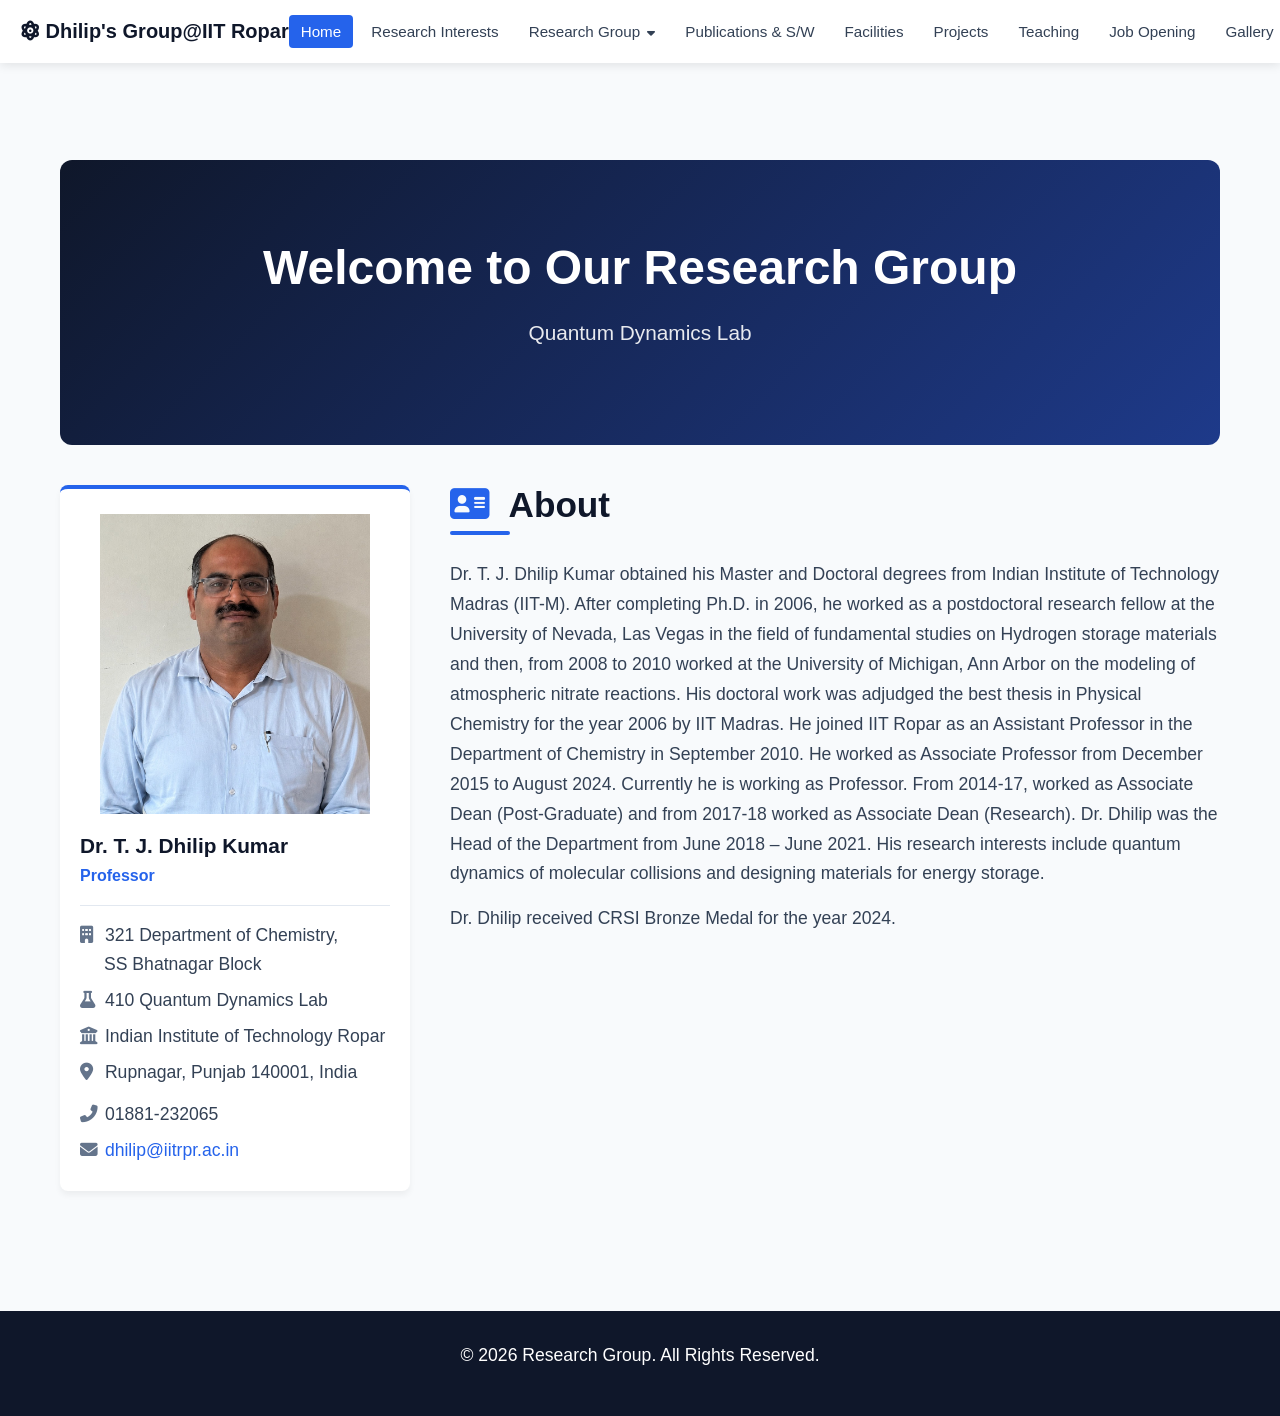
<file: index.html>
<!DOCTYPE html>
<html lang="en">
  <head>
    <meta charset="UTF-8" />
    <title>Home - Research Group</title>
    <link rel="stylesheet" href="style.css" />
    <link
      rel="stylesheet"
      href="https://cdnjs.cloudflare.com/ajax/libs/font-awesome/6.4.0/css/all.min.css"
    />
  </head>
  <body>
    <header>
      <nav class="navbar">
        <a href="index.html" class="logo">
          <i class="fas fa-atom"></i> Dhilip's Group@IIT Ropar
        </a>
        <ul class="nav-links">
          <li><a href="index.html" class="active-link">Home</a></li>
          <li><a href="interests.html">Research Interests</a></li>
          <li>
            <a href="group.html"
              >Research Group
              <i
                class="fas fa-caret-down"
                style="font-size: 0.8rem; margin-left: 3px"
              ></i
            ></a>
            <ul class="dropdown-menu">
              <li>
                <a href="group.html"
                  ><i class="fas fa-users-viewfinder"></i> Current Members</a
                >
              </li>
              <li>
                <a href="alumni.html"
                  ><i class="fas fa-user-graduate"></i> Alumni</a
                >
              </li>
            </ul>
          </li>
          <li><a href="publications.html">Publications &amp; S/W</a></li>
          <li><a href="facilities.html">Facilities</a></li>
          <li><a href="projects.html">Projects</a></li>
          <li><a href="teaching.html">Teaching</a></li>
          <li><a href="jobs.html">Job Opening</a></li>
          <li><a href="gallery.html">Gallery</a></li>
        </ul>
      </nav>
    </header>

    <main>
      <div class="hero">
        <h1>Welcome to Our Research Group</h1>
        <p>Quantum Dynamics Lab</p>
      </div>

      <div
        class="home-split-container"
        style="
          display: flex;
          gap: 40px;
          margin-top: 40px;
          align-items: flex-start;
        "
      >
        <div class="left-profile-column" style="flex: 0 0 350px">
          <div
            class="member-card"
            style="margin: 0; width: 100%; padding: 25px 20px"
          >
            <div class="member-photo">
              <img
                src="Dhilip Sir.jpeg"
                alt="Dr. T. J. Dhilip Kumar"
                style="transform: scale(1); object-position: center 50%"
              />
            </div>

            <h3
              style="
                font-size: 1.3rem;
                margin-bottom: 4px;
                color: var(--primary-color);
              "
            >
              Dr. T. J. Dhilip Kumar
            </h3>
            <p
              style="
                font-weight: 600;
                color: var(--secondary-color);
                margin-bottom: 15px;
                font-size: 1rem;
              "
            >
              Professor
            </p>

            <div
              class="contact-details-block"
              style="
                border-top: 1px solid #e2e8f0;
                padding-top: 15px;
                font-size: 0.9rem;
                line-height: 1.5;
                color: var(--text-dark);
                text-align: left;
              "
            >
              <p style="margin-bottom: 6px">
                <i
                  class="fas fa-building"
                  style="width: 20px; color: #64748b"
                ></i>
                321 Department of Chemistry,<br /><span
                  style="padding-left: 24px"
                  >SS Bhatnagar Block</span
                >
              </p>
              <p style="margin-bottom: 6px">
                <i class="fas fa-flask" style="width: 20px; color: #64748b"></i>
                410 Quantum Dynamics Lab
              </p>
              <p style="margin-bottom: 6px">
                <i
                  class="fas fa-university"
                  style="width: 20px; color: #64748b"
                ></i>
                Indian Institute of Technology Ropar
              </p>
              <p style="margin-bottom: 6px">
                <i
                  class="fas fa-map-marker-alt"
                  style="width: 20px; color: #64748b"
                ></i>
                Rupnagar, Punjab 140001, India
              </p>
              <p style="margin-bottom: 6px; margin-top: 12px">
                <i
                  class="fas fa-phone-alt"
                  style="width: 20px; color: #64748b"
                ></i>
                01881-232065
              </p>
              <p style="margin-bottom: 0">
                <i
                  class="fas fa-envelope"
                  style="width: 20px; color: #64748b"
                ></i>
                <a
                  href="mailto:dhilip@iitrpr.ac.in"
                  style="color: var(--secondary-color); text-decoration: none"
                  >dhilip@iitrpr.ac.in</a
                >
              </p>
            </div>
          </div>
        </div>

        <div class="right-about-column" style="flex: 1">
          <h2><i class="fas fa-address-card"></i> About</h2>
          <p>
            Dr. T. J. Dhilip Kumar obtained his Master and Doctoral degrees from
            Indian Institute of Technology Madras (IIT-M). After completing
            Ph.D. in 2006, he worked as a postdoctoral research fellow at the
            University of Nevada, Las Vegas in the field of fundamental studies
            on Hydrogen storage materials and then, from 2008 to 2010 worked at
            the University of Michigan, Ann Arbor on the modeling of atmospheric
            nitrate reactions. His doctoral work was adjudged the best thesis in
            Physical Chemistry for the year 2006 by IIT Madras. He joined IIT
            Ropar as an Assistant Professor in the Department of Chemistry in
            September 2010. He worked as Associate Professor from December 2015
            to August 2024. Currently he is working as Professor. From 2014-17,
            worked as Associate Dean (Post-Graduate) and from 2017-18 worked as
            Associate Dean (Research). Dr. Dhilip was the Head of the Department
            from June 2018 – June 2021. His research interests include quantum
            dynamics of molecular collisions and designing materials for energy
            storage.
          </p>
          <p>Dr. Dhilip received CRSI Bronze Medal for the year 2024.</p>
        </div>
      </div>
    </main>

    <footer>
      <p>&copy; 2026 Research Group. All Rights Reserved.</p>
    </footer>
  </body>
</html>
</file>
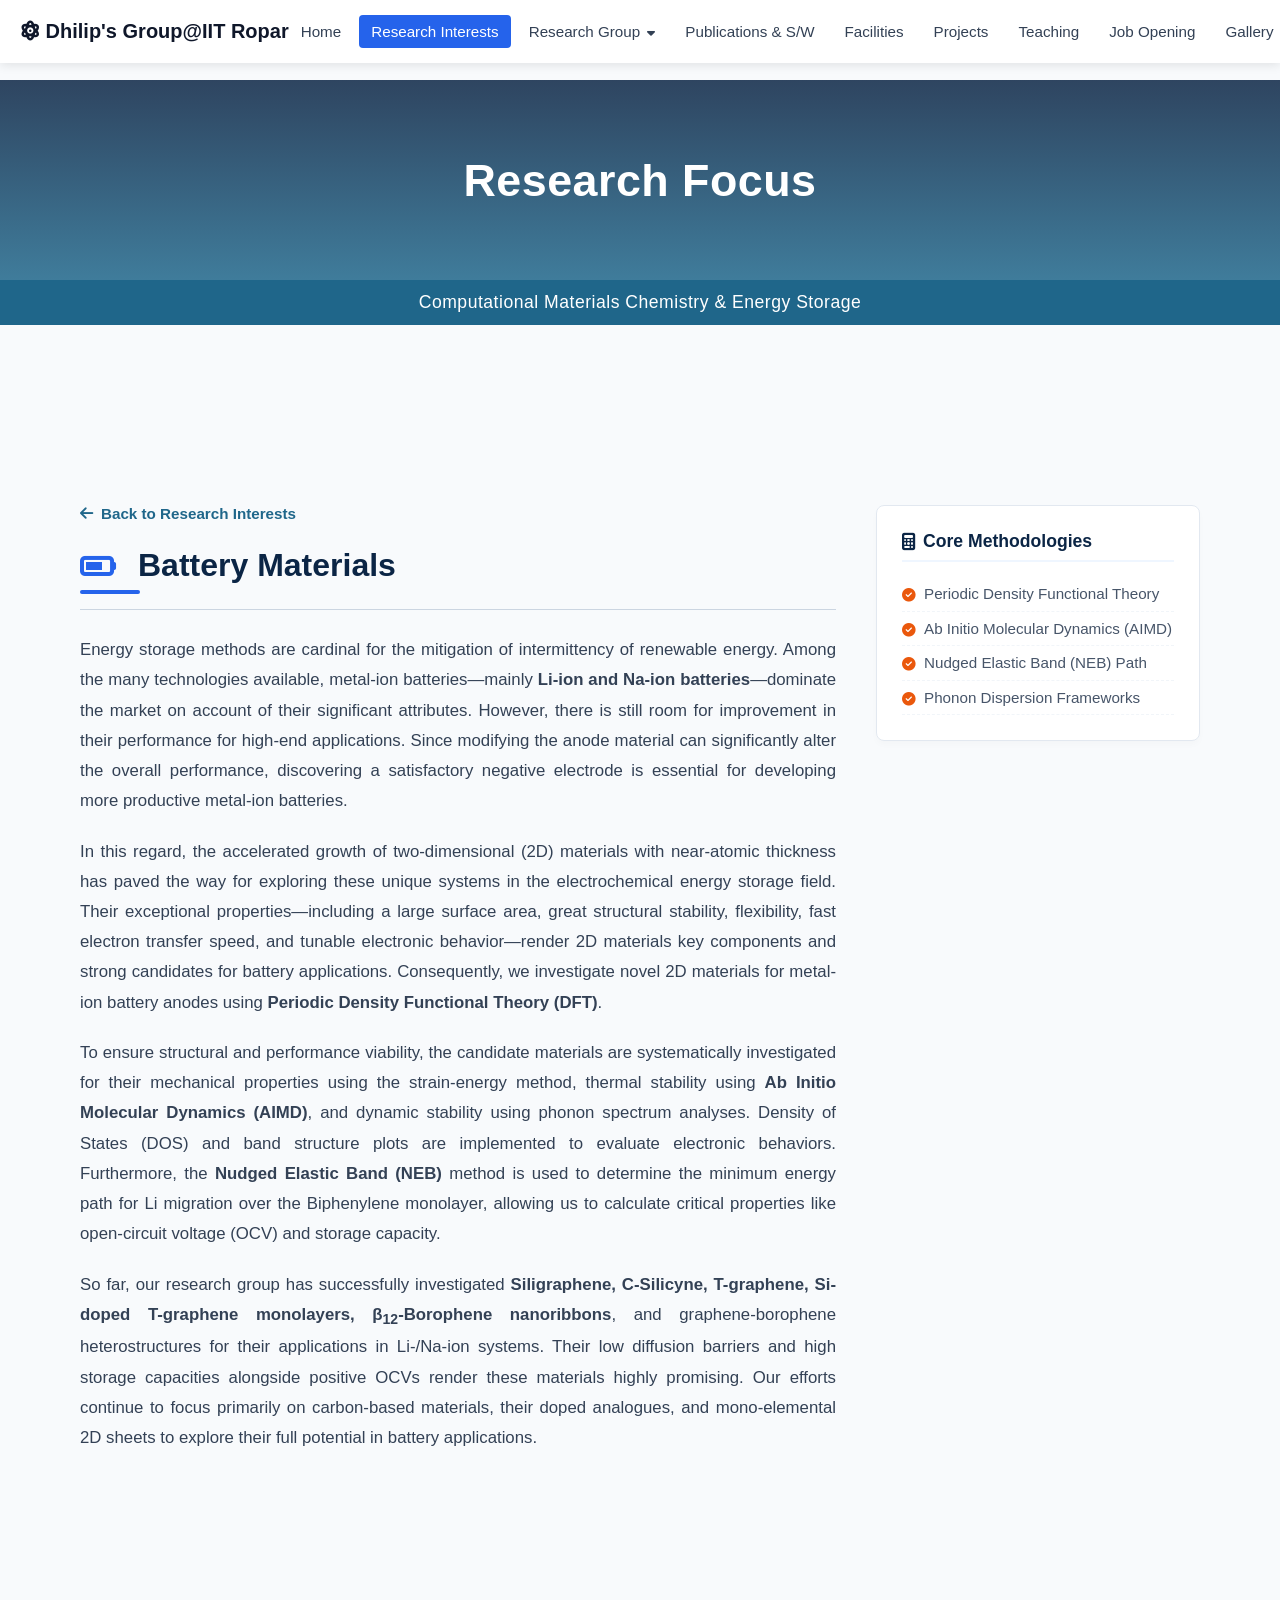
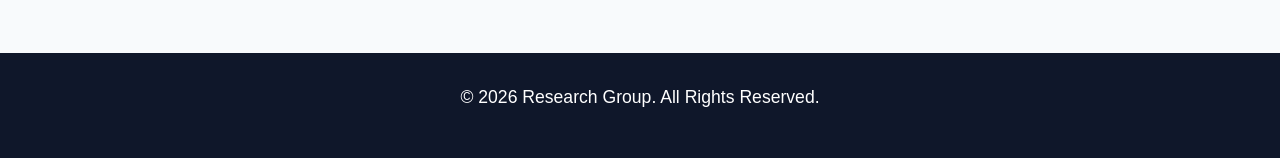
<file: battery-research.html>
<!DOCTYPE html>
<html lang="en">
  <head>
    <meta charset="UTF-8" />
    <title>Battery Materials Research - Detailed View</title>
    <link rel="stylesheet" href="style.css" />
    <link
      rel="stylesheet"
      href="https://cdnjs.cloudflare.com/ajax/libs/font-awesome/6.4.0/css/all.min.css"
    />
    <style>
      /* Page-Specific Structural Adjustments */
      .page-hero-banner {
        width: 100%;
        height: 200px;
        background: linear-gradient(
            rgba(11, 37, 69, 0.85),
            rgba(31, 102, 138, 0.85)
          ),
          url("https://images.unsplash.com/photo-1581091226825-a6a2a5aee158?auto=format&fit=crop&w=1200&q=80");
        background-size: cover;
        background-position: center;
        display: flex;
        align-items: center;
        justify-content: center;
        margin-top: 80px; /* Clears fixed navbar padding smoothly */
      }

      .page-hero-banner h1 {
        color: #ffffff;
        font-size: 2.8rem;
        font-weight: 600;
        letter-spacing: 0.5px;
      }

      .research-category-strip {
        background-color: #1f668a;
        color: #ffffff;
        text-align: center;
        padding: 12px 20px;
        font-size: 1.1rem;
        font-weight: 500;
        letter-spacing: 0.5px;
        width: 100%;
        margin-bottom: 40px;
      }

      /* Clean Two-Column Layout Wrapper */
      .research-layout-container {
        display: grid;
        grid-template-columns: 7fr 3fr; /* 70% content, 30% sidebar */
        gap: 40px;
        max-width: 1200px;
        margin: 0 auto 60px auto;
        padding: 0 20px;
      }

      .back-btn {
        display: inline-flex;
        align-items: center;
        gap: 8px;
        color: #1f668a;
        text-decoration: none;
        font-weight: 600;
        margin-bottom: 25px;
        transition: color 0.2s;
        font-size: 0.95rem;
      }

      .back-btn:hover {
        color: #0b2545;
        text-decoration: underline;
      }

      .research-main-content h2 {
        color: #0b2545;
        font-size: 2rem;
        margin-bottom: 10px;
        display: flex;
        align-items: center;
        gap: 12px;
      }

      .research-text {
        font-size: 1.05rem;
        line-height: 1.8;
        color: #334155;
        text-align: justify;
        margin-bottom: 20px;
      }

      /* Left-Side Key Highlights Highlight Box */
      .highlight-quote {
        background-color: #f8fafc;
        border-left: 4px solid #1f668a;
        padding: 20px;
        margin: 25px 0;
        border-radius: 0 8px 8px 0;
      }

      .highlight-quote p {
        font-style: italic;
        color: #475569;
        line-height: 1.7;
        margin: 0;
      }

      /* Cohesive Right Sidebar Info Card */
      .research-sidebar-card {
        background-color: #ffffff;
        border: 1px solid #e2e8f0;
        border-radius: 8px;
        padding: 25px;
        box-shadow: 0 4px 6px rgba(0, 0, 0, 0.02);
        height: fit-content;
        position: sticky;
        top: 110px;
      }

      .sidebar-title {
        font-size: 1.1rem;
        color: #0b2545;
        font-weight: 700;
        margin-bottom: 15px;
        border-bottom: 2px solid #eff6ff;
        padding-bottom: 8px;
        display: flex;
        align-items: center;
        gap: 8px;
      }

      .sidebar-list {
        list-style: none;
        padding: 0;
        margin: 0;
      }

      .sidebar-list li {
        font-size: 0.95rem;
        color: #475569;
        padding: 8px 0;
        border-bottom: 1px dashed #f1f5f9;
        display: flex;
        align-items: flex-start;
        gap: 8px;
      }

      .sidebar-list li i {
        color: #ea580c;
        margin-top: 4px;
        font-size: 0.85rem;
      }

      /* Responsive adaptation for smaller viewports */
      @media (max-width: 900px) {
        .research-layout-container {
          grid-template-columns: 1fr;
        }
        .research-sidebar-card {
          position: static;
        }
      }
    </style>
  </head>
  <body>
    <header>
      <nav class="navbar">
        <a href="index.html" class="logo">
          <i class="fas fa-atom"></i> Dhilip's Group@IIT Ropar
        </a>
        <ul class="nav-links">
          <li><a href="index.html">Home</a></li>
          <li>
            <a href="interests.html" class="active-link">Research Interests</a>
          </li>
          <li>
            <a href="group.html"
              >Research Group
              <i
                class="fas fa-caret-down"
                style="font-size: 0.8rem; margin-left: 3px"
              ></i
            ></a>
            <ul class="dropdown-menu">
              <li>
                <a href="group.html"
                  ><i class="fas fa-users-viewfinder"></i> Current Members</a
                >
              </li>
              <li>
                <a href="alumni.html"
                  ><i class="fas fa-user-graduate"></i> Alumni</a
                >
              </li>
            </ul>
          </li>
          <li><a href="publications.html">Publications &amp; S/W</a></li>
          <li><a href="facilities.html">Facilities</a></li>
          <li><a href="projects.html">Projects</a></li>
          <li><a href="teaching.html">Teaching</a></li>
          <li><a href="jobs.html">Job Opening</a></li>
          <li><a href="gallery.html">Gallery</a></li>
        </ul>
      </nav>
    </header>

    <div class="page-hero-banner">
      <h1>Research Focus</h1>
    </div>

    <div class="research-category-strip">
      Computational Materials Chemistry &amp; Energy Storage
    </div>

    <main style="margin-top: 0">
      <div class="research-layout-container">
        <div class="research-main-content">
          <a href="interests.html" class="back-btn">
            <i class="fas fa-arrow-left"></i> Back to Research Interests
          </a>

          <h2>
            <i class="fas fa-battery-three-quarters"></i> Battery Materials
          </h2>
          <hr
            style="
              border: 0;
              height: 1px;
              background: #cbd5e1;
              margin: 15px 0 25px 0;
            "
          />

          <p class="research-text">
            Energy storage methods are cardinal for the mitigation of
            intermittency of renewable energy. Among the many technologies
            available, metal-ion batteries—mainly
            <strong>Li-ion and Na-ion batteries</strong>—dominate the market on
            account of their significant attributes. However, there is still
            room for improvement in their performance for high-end applications.
            Since modifying the anode material can significantly alter the
            overall performance, discovering a satisfactory negative electrode
            is essential for developing more productive metal-ion batteries.
          </p>

          <p class="research-text" style="margin-top: 15px">
            In this regard, the accelerated growth of two-dimensional (2D)
            materials with near-atomic thickness has paved the way for exploring
            these unique systems in the electrochemical energy storage field.
            Their exceptional properties—including a large surface area, great
            structural stability, flexibility, fast electron transfer speed, and
            tunable electronic behavior—render 2D materials key components and
            strong candidates for battery applications. Consequently, we
            investigate novel 2D materials for metal-ion battery anodes using
            <strong>Periodic Density Functional Theory (DFT)</strong>.
          </p>

          <p class="research-text" style="margin-top: 15px">
            To ensure structural and performance viability, the candidate
            materials are systematically investigated for their mechanical
            properties using the strain-energy method, thermal stability using
            <strong>Ab Initio Molecular Dynamics (AIMD)</strong>, and dynamic
            stability using phonon spectrum analyses. Density of States (DOS)
            and band structure plots are implemented to evaluate electronic
            behaviors. Furthermore, the
            <strong>Nudged Elastic Band (NEB)</strong> method is used to
            determine the minimum energy path for Li migration over the
            Biphenylene monolayer, allowing us to calculate critical properties
            like open-circuit voltage (OCV) and storage capacity.
          </p>

          <p class="research-text" style="margin-top: 15px">
            So far, our research group has successfully investigated
            <strong
              >Siligraphene, C-Silicyne, T-graphene, Si-doped T-graphene
              monolayers, &beta;<sub>12</sub>-Borophene nanoribbons</strong
            >, and graphene-borophene heterostructures for their applications in
            Li-/Na-ion systems. Their low diffusion barriers and high storage
            capacities alongside positive OCVs render these materials highly
            promising. Our efforts continue to focus primarily on carbon-based
            materials, their doped analogues, and mono-elemental 2D sheets to
            explore their full potential in battery applications.
          </p>
        </div>

        <div class="research-sidebar-wrapper">
          <div class="research-sidebar-card">
            <div class="sidebar-title">
              <i class="fas fa-calculator"></i> Core Methodologies
            </div>
            <ul class="sidebar-list">
              <li>
                <i class="fas fa-check-circle"></i> Periodic Density Functional
                Theory
              </li>
              <li>
                <i class="fas fa-check-circle"></i> Ab Initio Molecular Dynamics
                (AIMD)
              </li>
              <li>
                <i class="fas fa-check-circle"></i> Nudged Elastic Band (NEB)
                Path
              </li>
              <li>
                <i class="fas fa-check-circle"></i> Phonon Dispersion Frameworks
              </li>
            </ul>
          </div>
        </div>
      </div>
    </main>

    <footer>
      <p>&copy; 2026 Research Group. All Rights Reserved.</p>
    </footer>
  </body>
</html>
</file>
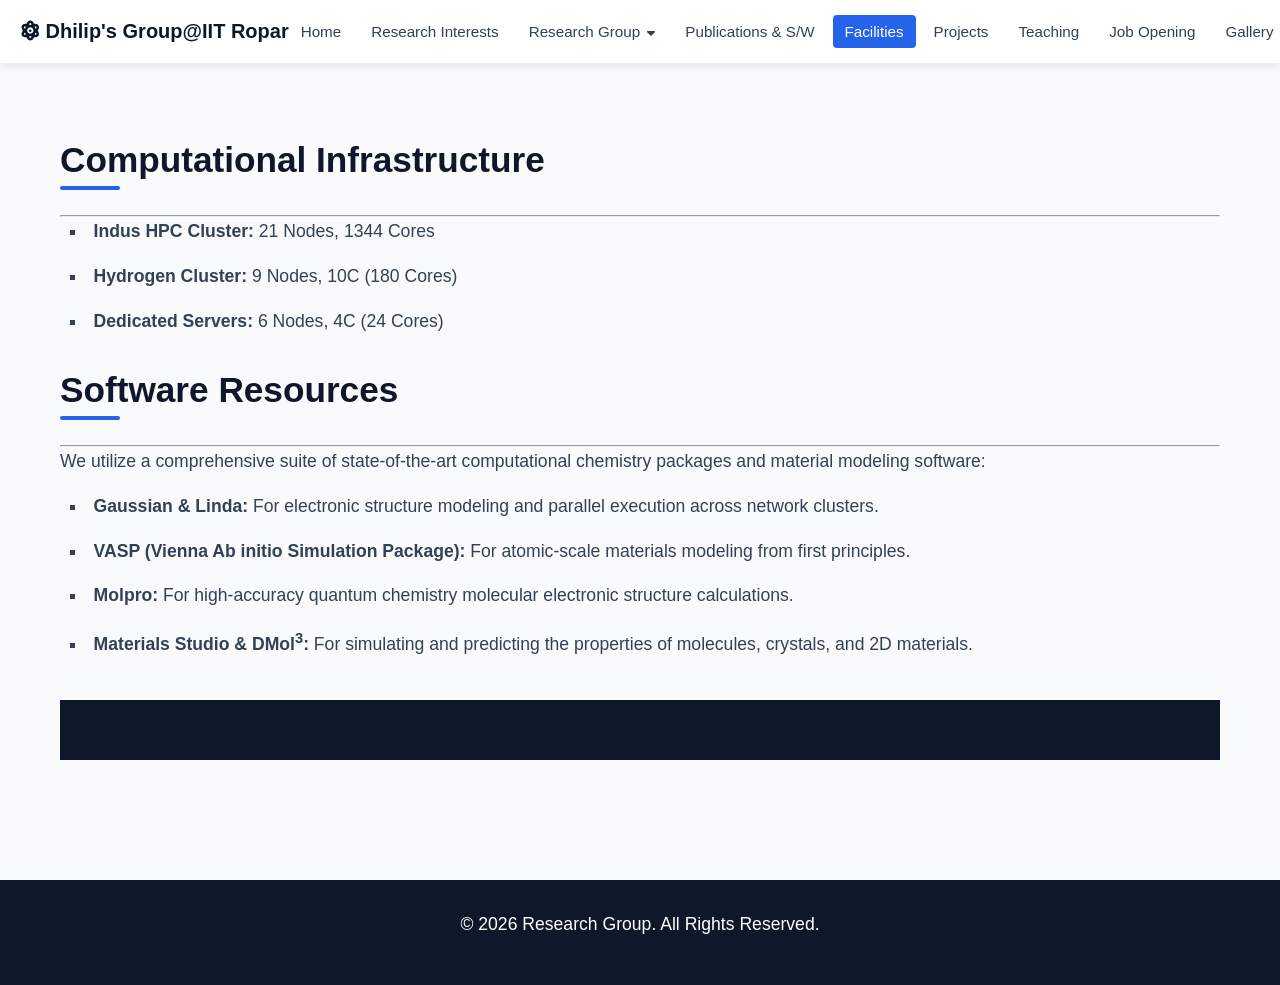
<file: facilities.html>
<!DOCTYPE html>
<html lang="en">
  <head>
    <meta charset="UTF-8" />
    <title>Facilities - Research Group</title>
    <link rel="stylesheet" href="style.css" />
    <link
      rel="stylesheet"
      href="https://cdnjs.cloudflare.com/ajax/libs/font-awesome/6.4.0/css/all.min.css"
    />
  </head>
  <body>
    <header>
      <nav class="navbar">
        <a href="index.html" class="logo">
          <i class="fas fa-atom"></i> Dhilip's Group@IIT Ropar
        </a>
        <ul class="nav-links">
          <li><a href="index.html">Home</a></li>
          <li><a href="interests.html">Research Interests</a></li>
          <li>
            <a href="group.html"
              >Research Group
              <i
                class="fas fa-caret-down"
                style="font-size: 0.8rem; margin-left: 3px"
              ></i
            ></a>
            <ul class="dropdown-menu">
              <li>
                <a href="group.html"
                  ><i class="fas fa-users-viewfinder"></i> Current Members</a
                >
              </li>
              <li>
                <a href="alumni.html"
                  ><i class="fas fa-user-graduate"></i> Alumni</a
                >
              </li>
            </ul>
          </li>
          <li><a href="publications.html">Publications &amp; S/W</a></li>
          <li><a href="facilities.html" class="active-link">Facilities</a></li>
          <li><a href="projects.html">Projects</a></li>
          <li><a href="teaching.html">Teaching</a></li>
          <li><a href="jobs.html">Job Opening</a></li>
          <li><a href="gallery.html">Gallery</a></li>
        </ul>
      </nav>
    </header>

    <main>
      <div
        id="content"
        class="site-content"
        role="main"
        itemprop="mainContentOfPage"
      >
        <article class="page type-page status-publish" itemprop="articleBody">
          <div class="entry-content" itemprop="text">
            <!-- Computational Infrastructure Section -->
            <h2 class="section-title">Computational Infrastructure</h2>
            <hr />

            <ul class="item-list" style="list-style-type: square">
              <li><strong>Indus HPC Cluster:</strong> 21 Nodes, 1344 Cores</li>
              <li>
                <strong>Hydrogen Cluster:</strong> 9 Nodes, 10C (180 Cores)
              </li>
              <li>
                <strong>Dedicated Servers:</strong> 6 Nodes, 4C (24 Cores)
              </li>
            </ul>

            <br />

            <!-- Software Resources Section -->
            <h2 class="section-title">Software Resources</h2>
            <hr />
            <p>
              We utilize a comprehensive suite of state-of-the-art computational
              chemistry packages and material modeling software:
            </p>

            <ul class="item-list" style="list-style-type: square">
              <li>
                <strong>Gaussian &amp; Linda:</strong> For electronic structure
                modeling and parallel execution across network clusters.
              </li>
              <li>
                <strong>VASP (Vienna Ab initio Simulation Package):</strong> For
                atomic-scale materials modeling from first principles.
              </li>
              <li>
                <strong>Molpro:</strong> For high-accuracy quantum chemistry
                molecular electronic structure calculations.
              </li>
              <li>
                <strong>Materials Studio &amp; DMol<sup>3</sup>:</strong> For
                simulating and predicting the properties of molecules, crystals,
                and 2D materials.
              </li>
            </ul>
          </div>
          <!-- .entry-content -->

          <footer class="entry-footer"></footer>
        </article>
        <!-- .entry -->
      </div>
      <!-- #content -->
    </main>

    <footer>
      <p>&copy; 2026 Research Group. All Rights Reserved.</p>
    </footer>
  </body>
</html>
</file>
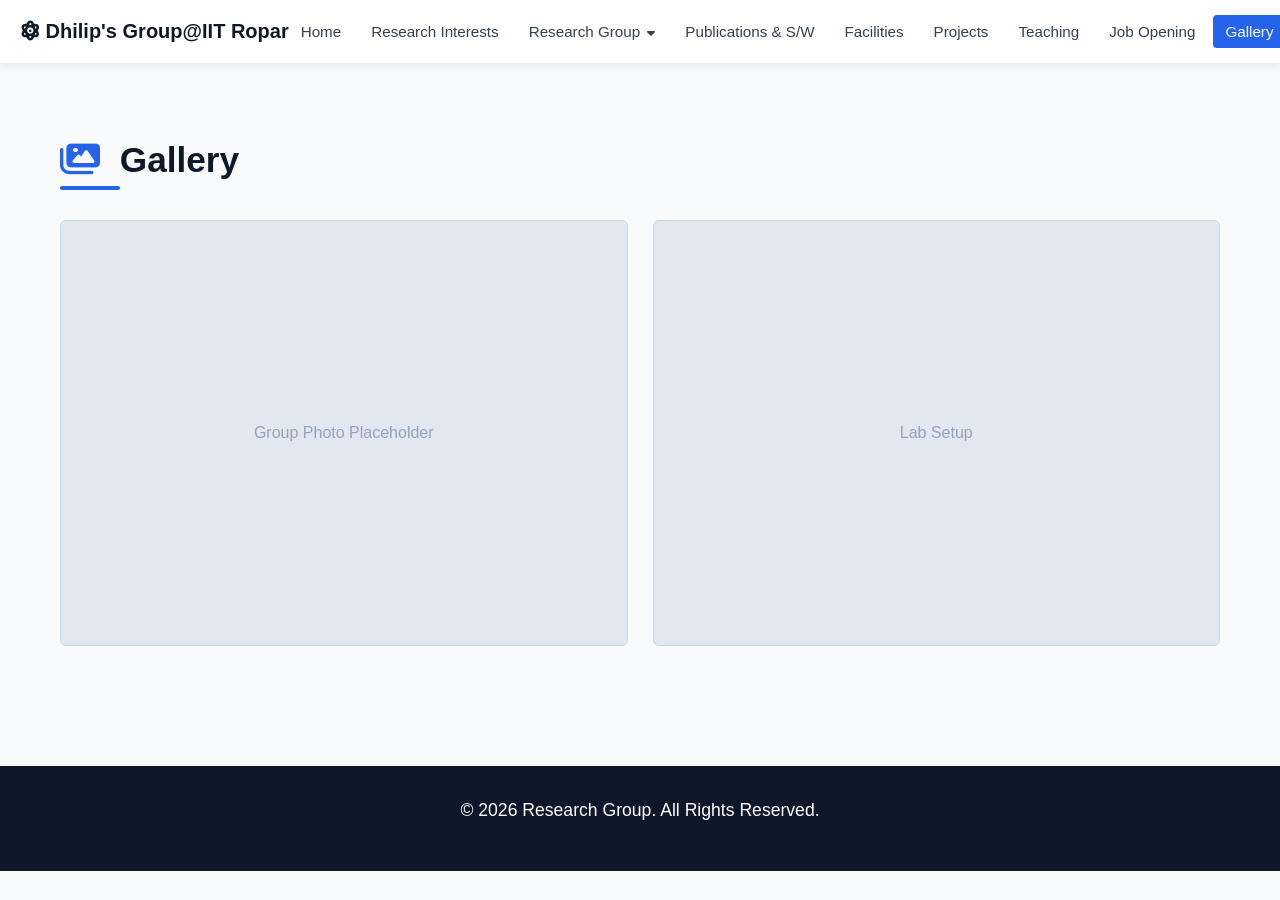
<file: gallery.html>
<!DOCTYPE html>
<html lang="en">
  <head>
    <meta charset="UTF-8" />
    <title>Research Interests - Research Group</title>
    <link rel="stylesheet" href="style.css" />
    <link
      rel="stylesheet"
      href="https://cdnjs.cloudflare.com/ajax/libs/font-awesome/6.4.0/css/all.min.css"
    />
  </head>
  <body>
    <header>
      <nav class="navbar">
        <a href="index.html" class="logo">
          <i class="fas fa-atom"></i> Dhilip's Group@IIT Ropar
        </a>
        <ul class="nav-links">
          <li><a href="index.html">Home</a></li>
          <li><a href="interests.html">Research Interests</a></li>
          <li>
            <a href="group.html"
              >Research Group
              <i
                class="fas fa-caret-down"
                style="font-size: 0.8rem; margin-left: 3px"
              ></i
            ></a>
            <ul class="dropdown-menu">
              <li>
                <a href="group.html"
                  ><i class="fas fa-users-viewfinder"></i> Current Members</a
                >
              </li>
              <li>
                <a href="alumni.html"
                  ><i class="fas fa-user-graduate"></i> Alumni</a
                >
              </li>
            </ul>
          </li>
          <li><a href="publications.html">Publications &amp; S/W</a></li>
          <li><a href="facilities.html">Facilities</a></li>
          <li><a href="projects.html">Projects</a></li>
          <li><a href="teaching.html">Teaching</a></li>
          <li><a href="jobs.html">Job Opening</a></li>
          <li><a href="gallery.html" class="active-link">Gallery</a></li>
        </ul>
      </nav>
    </header>

    <main>
      <h2><i class="fas fa-images"></i> Gallery</h2>
      <div class="gallery-grid">
        <div class="gallery-item">Group Photo Placeholder</div>
        <div class="gallery-item">Lab Setup</div>
      </div>
    </main>

    <footer>
      <p>&copy; 2026 Research Group. All Rights Reserved.</p>
    </footer>
  </body>
</html>
</file>
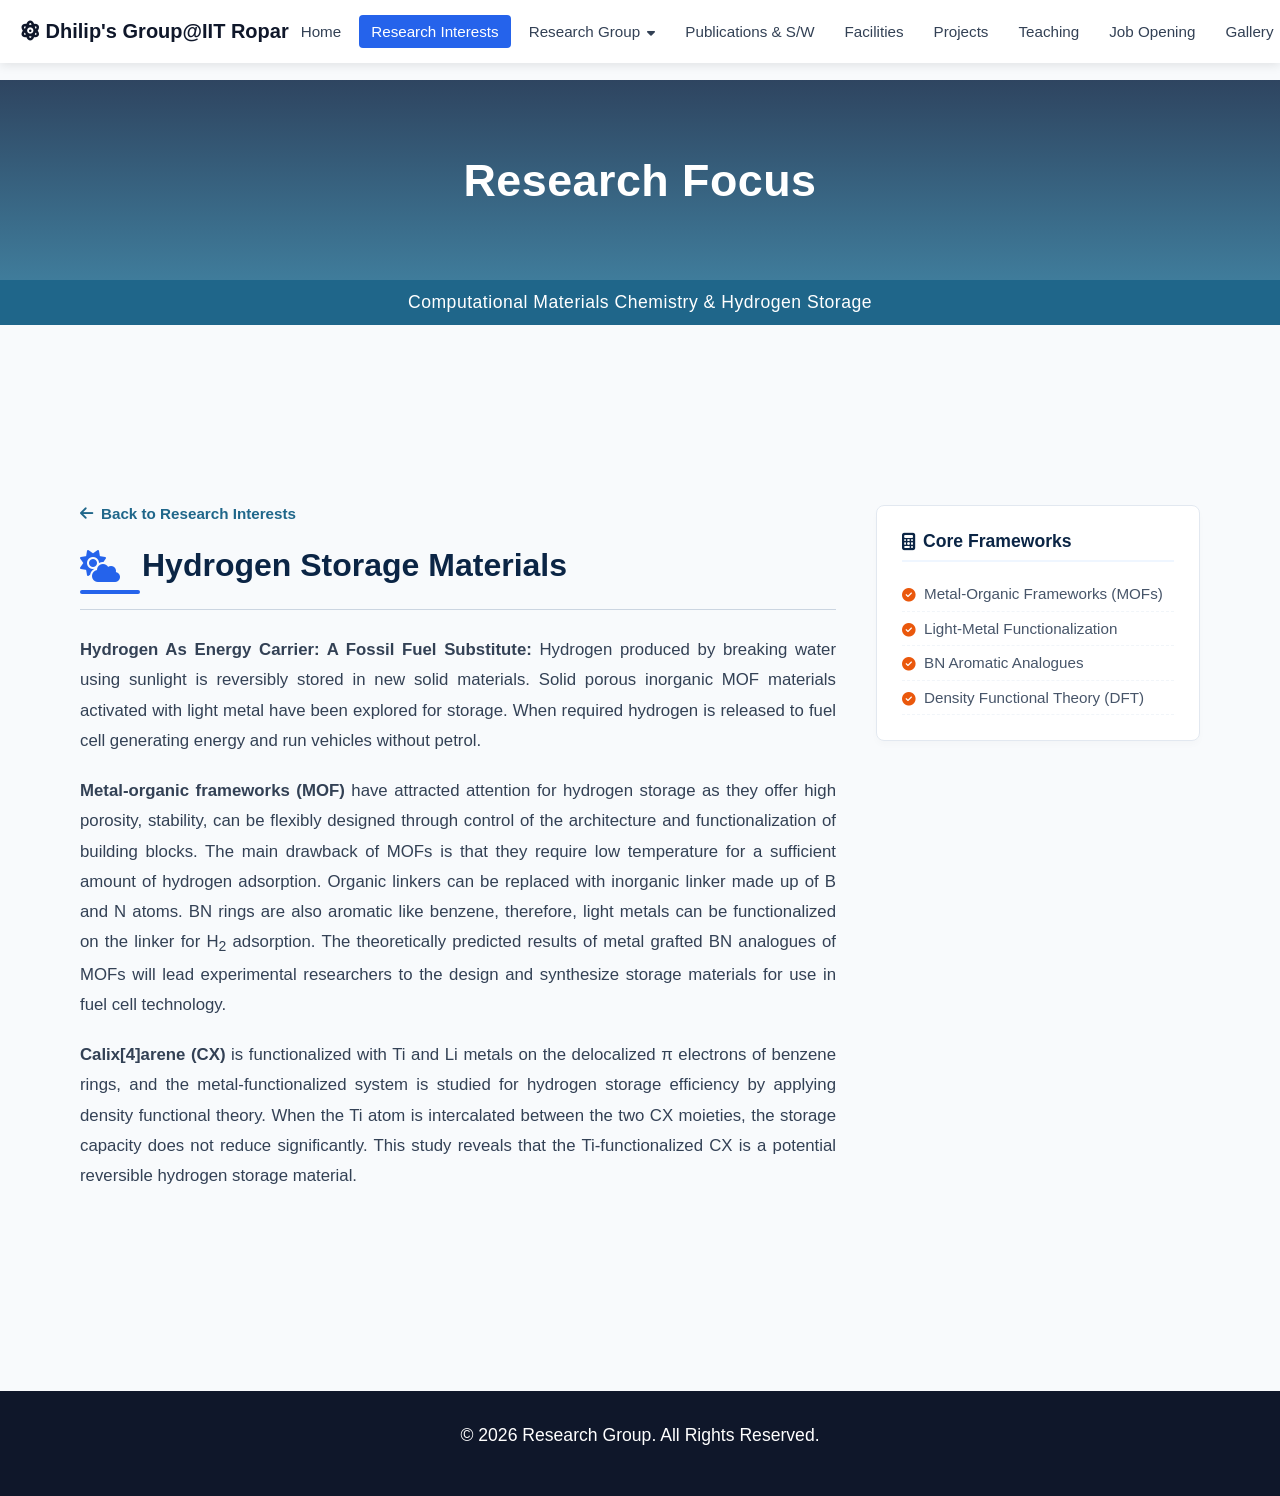
<file: Hydrogen Storage Materials.html>
<!DOCTYPE html>
<html lang="en">
  <head>
    <meta charset="UTF-8" />
    <title>Hydrogen Storage Materials - Detailed View</title>
    <link rel="stylesheet" href="style.css" />
    <link
      rel="stylesheet"
      href="https://cdnjs.cloudflare.com/ajax/libs/font-awesome/6.4.0/css/all.min.css"
    />
    <style>
      /* Page-Specific Structural Adjustments */
      .page-hero-banner {
        width: 100%;
        height: 200px;
        background: linear-gradient(
            rgba(11, 37, 69, 0.85),
            rgba(31, 102, 138, 0.85)
          ),
          url("https://images.unsplash.com/photo-1581091226825-a6a2a5aee158?auto=format&fit=crop&w=1200&q=80");
        background-size: cover;
        background-position: center;
        display: flex;
        align-items: center;
        justify-content: center;
        margin-top: 80px; /* Clears fixed navbar padding smoothly */
      }

      .page-hero-banner h1 {
        color: #ffffff;
        font-size: 2.8rem;
        font-weight: 600;
        letter-spacing: 0.5px;
      }

      .research-category-strip {
        background-color: #1f668a;
        color: #ffffff;
        text-align: center;
        padding: 12px 20px;
        font-size: 1.1rem;
        font-weight: 500;
        letter-spacing: 0.5px;
        width: 100%;
        margin-bottom: 40px;
      }

      /* Clean Two-Column Layout Wrapper */
      .research-layout-container {
        display: grid;
        grid-template-columns: 7fr 3fr; /* 70% content, 30% sidebar */
        gap: 40px;
        max-width: 1200px;
        margin: 0 auto 60px auto;
        padding: 0 20px;
      }

      .back-btn {
        display: inline-flex;
        align-items: center;
        gap: 8px;
        color: #1f668a;
        text-decoration: none;
        font-weight: 600;
        margin-bottom: 25px;
        transition: color 0.2s;
        font-size: 0.95rem;
      }

      .back-btn:hover {
        color: #0b2545;
        text-decoration: underline;
      }

      .research-main-content h2 {
        color: #0b2545;
        font-size: 2rem;
        margin-bottom: 10px;
        display: flex;
        align-items: center;
        gap: 12px;
      }

      .research-text {
        font-size: 1.05rem;
        line-height: 1.8;
        color: #334155;
        text-align: justify;
        margin-bottom: 20px;
      }

      /* Left-Side Key Highlights Highlight Box */
      .highlight-quote {
        background-color: #f8fafc;
        border-left: 4px solid #1f668a;
        padding: 20px;
        margin: 25px 0;
        border-radius: 0 8px 8px 0;
      }

      .highlight-quote p {
        font-style: italic;
        color: #475569;
        line-height: 1.7;
        margin: 0;
      }

      /* Cohesive Right Sidebar Info Card */
      .research-sidebar-card {
        background-color: #ffffff;
        border: 1px solid #e2e8f0;
        border-radius: 8px;
        padding: 25px;
        box-shadow: 0 4px 6px rgba(0, 0, 0, 0.02);
        height: fit-content;
        position: sticky;
        top: 110px;
      }

      .sidebar-title {
        font-size: 1.1rem;
        color: #0b2545;
        font-weight: 700;
        margin-bottom: 15px;
        border-bottom: 2px solid #eff6ff;
        padding-bottom: 8px;
        display: flex;
        align-items: center;
        gap: 8px;
      }

      .sidebar-list {
        list-style: none;
        padding: 0;
        margin: 0;
      }

      .sidebar-list li {
        font-size: 0.95rem;
        color: #475569;
        padding: 8px 0;
        border-bottom: 1px dashed #f1f5f9;
        display: flex;
        align-items: flex-start;
        gap: 8px;
      }

      .sidebar-list li i {
        color: #ea580c;
        margin-top: 4px;
        font-size: 0.85rem;
      }

      /* Responsive adaptation for smaller viewports */
      @media (max-width: 900px) {
        .research-layout-container {
          grid-template-columns: 1fr;
        }
        .research-sidebar-card {
          position: static;
        }
      }
    </style>
  </head>
  <body>
    <header>
      <nav class="navbar">
        <a href="index.html" class="logo">
          <i class="fas fa-atom"></i> Dhilip's Group@IIT Ropar
        </a>
        <ul class="nav-links">
          <li><a href="index.html">Home</a></li>
          <li>
            <a href="interests.html" class="active-link">Research Interests</a>
          </li>
          <li>
            <a href="group.html"
              >Research Group
              <i
                class="fas fa-caret-down"
                style="font-size: 0.8rem; margin-left: 3px"
              ></i
            ></a>
            <ul class="dropdown-menu">
              <li>
                <a href="group.html"
                  ><i class="fas fa-users-viewfinder"></i> Current Members</a
                >
              </li>
              <li>
                <a href="alumni.html"
                  ><i class="fas fa-user-graduate"></i> Alumni</a
                >
              </li>
            </ul>
          </li>
          <li><a href="publications.html">Publications &amp; S/W</a></li>
          <li><a href="facilities.html">Facilities</a></li>
          <li><a href="projects.html">Projects</a></li>
          <li><a href="teaching.html">Teaching</a></li>
          <li><a href="jobs.html">Job Opening</a></li>
          <li><a href="gallery.html">Gallery</a></li>
        </ul>
      </nav>
    </header>

    <div class="page-hero-banner">
      <h1>Research Focus</h1>
    </div>

    <div class="research-category-strip">
      Computational Materials Chemistry &amp; Hydrogen Storage
    </div>

    <main style="margin-top: 0">
      <div class="research-layout-container">
        <div class="research-main-content">
          <a href="interests.html" class="back-btn">
            <i class="fas fa-arrow-left"></i> Back to Research Interests
          </a>

          <h2><i class="fas fa-cloud-sun"></i> Hydrogen Storage Materials</h2>
          <hr
            style="
              border: 0;
              height: 1px;
              background: #cbd5e1;
              margin: 15px 0 25px 0;
            "
          />

          <p class="research-text">
            <strong
              >Hydrogen As Energy Carrier: A Fossil Fuel Substitute:</strong
            >
            Hydrogen produced by breaking water using sunlight is reversibly
            stored in new solid materials. Solid porous inorganic MOF materials
            activated with light metal have been explored for storage. When
            required hydrogen is released to fuel cell generating energy and run
            vehicles without petrol.
          </p>

          <p class="research-text" style="margin-top: 15px">
            <strong>Metal-organic frameworks (MOF)</strong> have attracted
            attention for hydrogen storage as they offer high porosity,
            stability, can be flexibly designed through control of the
            architecture and functionalization of building blocks. The main
            drawback of MOFs is that they require low temperature for a
            sufficient amount of hydrogen adsorption. Organic linkers can be
            replaced with inorganic linker made up of B and N atoms. BN rings
            are also aromatic like benzene, therefore, light metals can be
            functionalized on the linker for H<sub>2</sub> adsorption. The
            theoretically predicted results of metal grafted BN analogues of
            MOFs will lead experimental researchers to the design and synthesize
            storage materials for use in fuel cell technology.
          </p>

          <p class="research-text" style="margin-top: 15px">
            <strong>Calix[4]arene (CX)</strong> is functionalized with Ti and Li
            metals on the delocalized &pi; electrons of benzene rings, and the
            metal-functionalized system is studied for hydrogen storage
            efficiency by applying density functional theory. When the Ti atom
            is intercalated between the two CX moieties, the storage capacity
            does not reduce significantly. This study reveals that the
            Ti-functionalized CX is a potential reversible hydrogen storage
            material.
          </p>
        </div>

        <div class="research-sidebar-wrapper">
          <div class="research-sidebar-card">
            <div class="sidebar-title">
              <i class="fas fa-calculator"></i> Core Frameworks
            </div>
            <ul class="sidebar-list">
              <li>
                <i class="fas fa-check-circle"></i> Metal-Organic Frameworks
                (MOFs)
              </li>
              <li>
                <i class="fas fa-check-circle"></i> Light-Metal
                Functionalization
              </li>
              <li><i class="fas fa-check-circle"></i> BN Aromatic Analogues</li>
              <li>
                <i class="fas fa-check-circle"></i> Density Functional Theory
                (DFT)
              </li>
            </ul>
          </div>
        </div>
      </div>
    </main>

    <footer>
      <p>&copy; 2026 Research Group. All Rights Reserved.</p>
    </footer>
  </body>
</html>
</file>
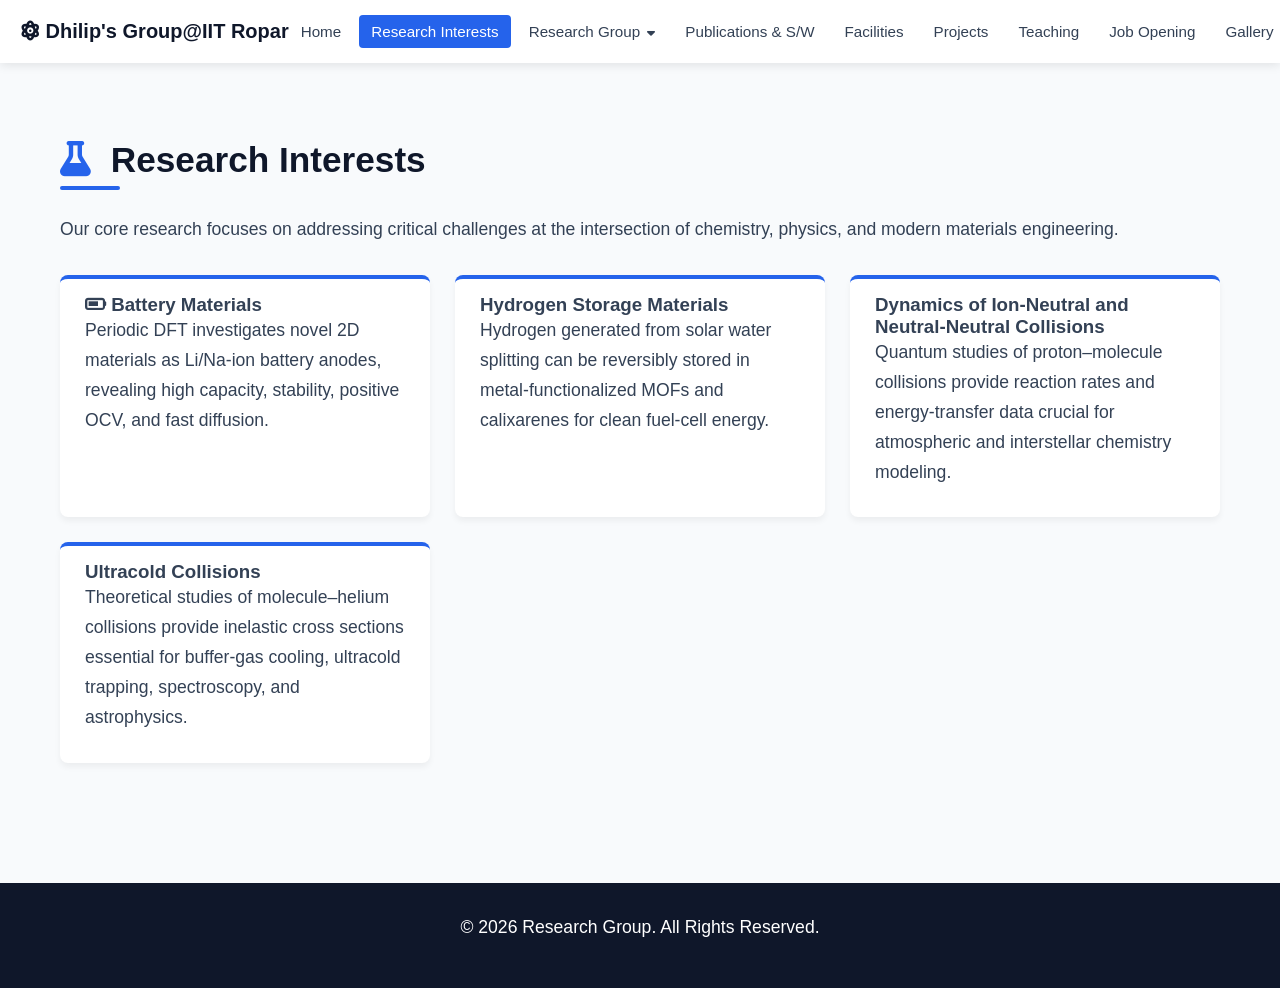
<file: interests.html>
<!DOCTYPE html>
<html lang="en">
  <head>
    <meta charset="UTF-8" />
    <title>Research Interests - Research Group</title>
    <link rel="stylesheet" href="style.css" />
    <link
      rel="stylesheet"
      href="https://cdnjs.cloudflare.com/ajax/libs/font-awesome/6.4.0/css/all.min.css"
    />
  </head>
  <body>
    <header>
      <nav class="navbar">
        <a href="index.html" class="logo">
          <i class="fas fa-atom"></i> Dhilip's Group@IIT Ropar
        </a>
        <ul class="nav-links">
          <li><a href="index.html">Home</a></li>
          <li><a href="interests.html" class="active-link">Research Interests</a></li>
          <li>
            <a href="group.html" >Research Group <i class="fas fa-caret-down" style="font-size: 0.8rem; margin-left: 3px"></i></a>
            <ul class="dropdown-menu">
              <li><a href="group.html"><i class="fas fa-users-viewfinder"></i> Current Members</a></li>
              <li><a href="alumni.html"><i class="fas fa-user-graduate"></i> Alumni</a></li>
            </ul>
          </li>
          <li><a href="publications.html">Publications &amp; S/W</a></li>
          <li><a href="facilities.html">Facilities</a></li>
          <li><a href="projects.html">Projects</a></li>
          <li><a href="teaching.html">Teaching</a></li>
          <li><a href="jobs.html">Job Opening</a></li>
          <li><a href="gallery.html">Gallery</a></li>
        </ul>
      </nav>
    </header>

    <main>
      <h2><i class="fas fa-flask"></i> Research Interests</h2>
      <p>
        Our core research focuses on addressing critical challenges at the
        intersection of chemistry, physics, and modern materials engineering.
      </p>

      <div class="interests-grid">
        <!-- 1. Battery Materials Card -->
        <div class="interest-card">
          <h3>
            <a href="battery-research.html" class="interest-title-link">
              <i class="fas fa-battery-three-quarters"></i> Battery Materials
            </a>
          </h3>
          <p>
            Periodic DFT investigates novel 2D materials as Li/Na-ion battery
            anodes, revealing high capacity, stability, positive OCV, and fast
            diffusion.
          </p>
        </div>
        <!-- 2. Hydrogen Storage Materials -->
        <div class="interest-card">
          <h3>
            <a href="Hydrogen Storage Materials.html" class="interest-title-link"
            <i class="fas fa-cubes"></i> Hydrogen Storage Materials
          </a>
          </h3>
          <p>
            Hydrogen generated from solar water splitting can be reversibly
            stored in metal-functionalized MOFs and calixarenes for clean
            fuel-cell energy.
          </p>
        </div>

        <!-- 3. Dynamics of Collisions -->
        <div class="interest-card">
          <h3>
            <a href="Low-Energy Ion-Neutral Collisions.html" class="interest-title-link"
            <i class="fas fa-burst"></i> Dynamics of Ion-Neutral and
            Neutral-Neutral Collisions
          </a>
          </h3>
          <p>
            Quantum studies of proton–molecule collisions provide reaction rates
            and energy-transfer data crucial for atmospheric and interstellar
            chemistry modeling.
          </p>
        </div>

        <!-- 4. Ultracold Collisions -->
        <div class="interest-card">
          <h3>
          <a href="Ultracold Collisions.html" class="interest-title-link"
          <i class="fas fa-snowflake"></i> Ultracold Collisions
          </a>
          </h3>  
          <p>
            Theoretical studies of molecule–helium collisions provide inelastic
            cross sections essential for buffer-gas cooling, ultracold trapping,
            spectroscopy, and astrophysics.
          </p>
        </div>
      </div>
    </main>
    <footer>
      <p>&copy; 2026 Research Group. All Rights Reserved.</p>
    </footer>
  </body>
</html>
</file>
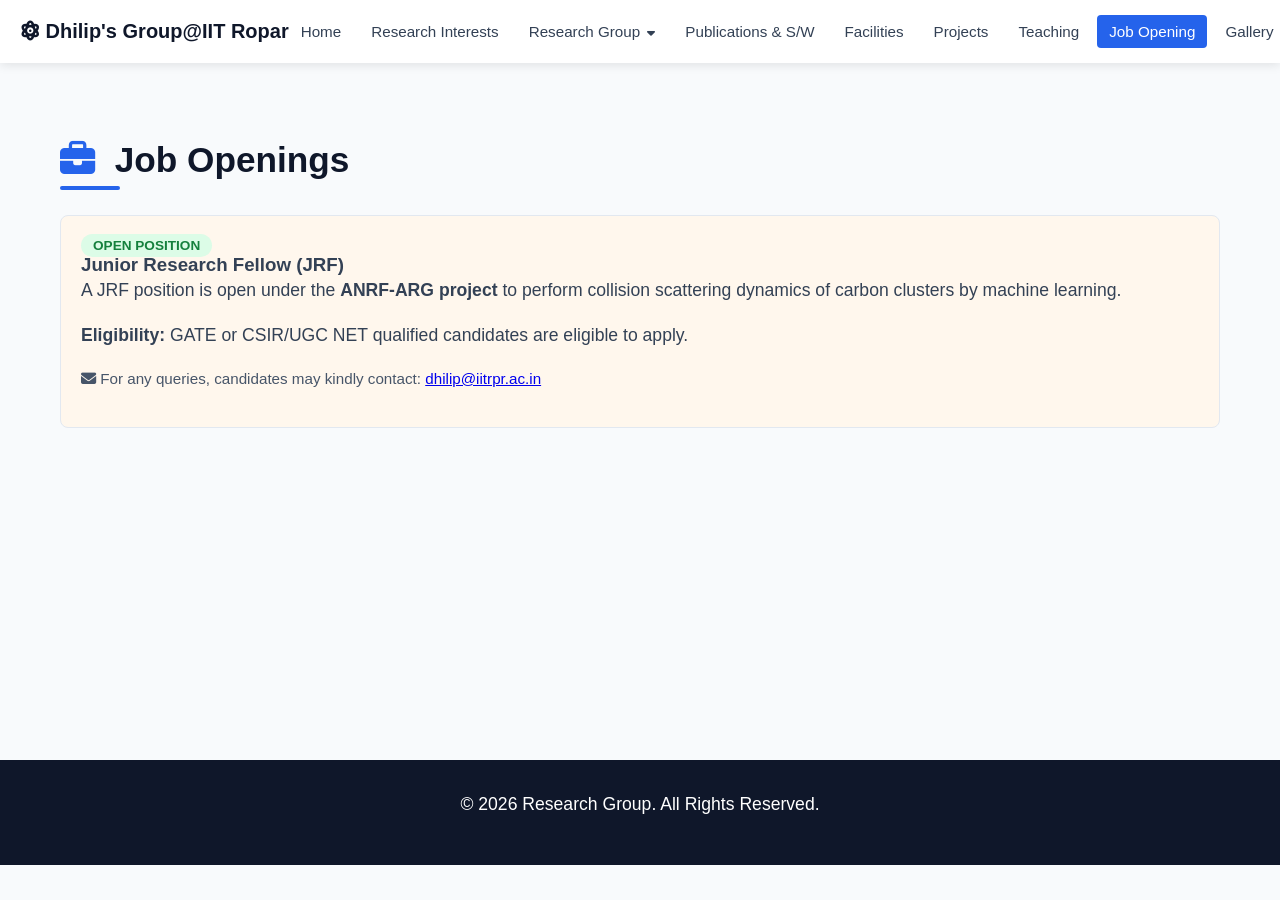
<file: jobs.html>
<!DOCTYPE html>
<html lang="en">
  <head>
    <meta charset="UTF-8" />
    <title>Job Openings - Research Group</title>
    <link rel="stylesheet" href="style.css" />
    <link
      rel="stylesheet"
      href="https://cdnjs.cloudflare.com/ajax/libs/font-awesome/6.4.0/css/all.min.css"
    />
  </head>
  <body>
    <header>
      <nav class="navbar">
        <a href="index.html" class="logo">
          <i class="fas fa-atom"></i> Dhilip's Group@IIT Ropar
        </a>
        <ul class="nav-links">
          <li><a href="index.html">Home</a></li>
          <li><a href="interests.html">Research Interests</a></li>
          <li>
            <a href="group.html"
              >Research Group
              <i
                class="fas fa-caret-down"
                style="font-size: 0.8rem; margin-left: 3px"
              ></i
            ></a>
            <ul class="dropdown-menu">
              <li>
                <a href="group.html"
                  ><i class="fas fa-users-viewfinder"></i> Current Members</a
                >
              </li>
              <li>
                <a href="alumni.html"
                  ><i class="fas fa-user-graduate"></i> Alumni</a
                >
              </li>
            </ul>
          </li>
          <li><a href="publications.html">Publications &amp; S/W</a></li>
          <li><a href="facilities.html">Facilities</a></li>
          <li><a href="projects.html">Projects</a></li>
          <li><a href="teaching.html">Teaching</a></li>
          <li><a href="jobs.html" class="active-link">Job Opening</a></li>
          <li><a href="gallery.html">Gallery</a></li>
        </ul>
      </nav>
    </header>
    <main>
      <h2><i class="fas fa-briefcase"></i> Job Openings</h2>

      <div
        class="jobs-container"
        style="
          margin-bottom: 30px;
          padding: 20px;
          border: 1px solid #e2e8f0;
          border-radius: 8px;
        "
      >
        <span
          class="status-badge open"
          style="
            background-color: #dcfce7;
            color: #15803d;
            padding: 4px 12px;
            font-size: 0.85rem;
            font-weight: 600;
            border-radius: 20px;
            text-transform: uppercase;
          "
          >Open Position</span
        >
        <h3>Junior Research Fellow (JRF)</h3>
        <p>
          A JRF position is open under the <strong>ANRF-ARG project</strong> to
          perform collision scattering dynamics of carbon clusters by machine
          learning.
        </p>
        <p>
          <strong>Eligibility:</strong> GATE or CSIR/UGC NET qualified
          candidates are eligible to apply.
        </p>

        <p style="margin-top: 15px; font-size: 0.95rem; color: #475569">
          <i class="fas fa-envelope"></i> For any queries, candidates may kindly
          contact:
          <a href="mailto:dhilip@iitrpr.ac.in">dhilip@iitrpr.ac.in</a>
        </p>
      </div>
    </main>

    <footer>
      <p>&copy; 2026 Research Group. All Rights Reserved.</p>
    </footer>
  </body>
</html>
</file>
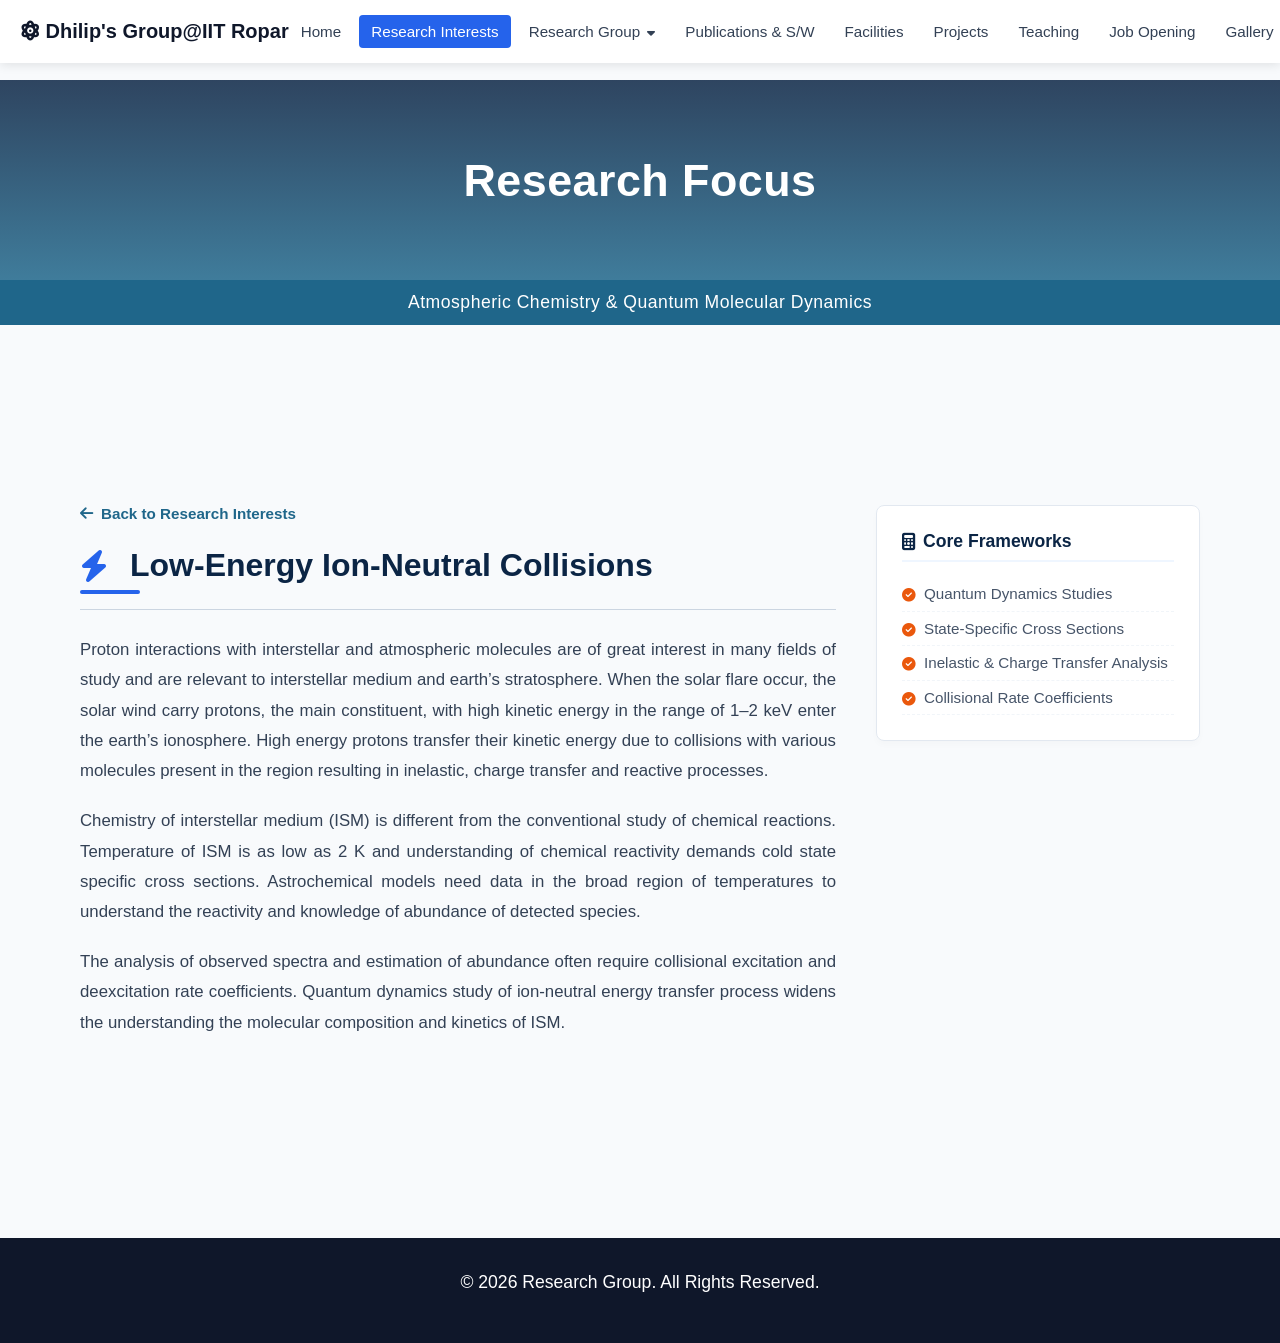
<file: Low-Energy Ion-Neutral Collisions.html>
<!DOCTYPE html>
<html lang="en">
  <head>
    <meta charset="UTF-8" />
    <title>Ion-Neutral Collisions Research - Detailed View</title>
    <link rel="stylesheet" href="style.css" />
    <link
      rel="stylesheet"
      href="https://cdnjs.cloudflare.com/ajax/libs/font-awesome/6.4.0/css/all.min.css"
    />
    <style>
      /* Page-Specific Structural Adjustments */
      .page-hero-banner {
        width: 100%;
        height: 200px;
        background: linear-gradient(
            rgba(11, 37, 69, 0.85),
            rgba(31, 102, 138, 0.85)
          ),
          url("https://images.unsplash.com/photo-1581091226825-a6a2a5aee158?auto=format&fit=crop&w=1200&q=80");
        background-size: cover;
        background-position: center;
        display: flex;
        align-items: center;
        justify-content: center;
        margin-top: 80px; /* Clears fixed navbar padding smoothly */
      }

      .page-hero-banner h1 {
        color: #ffffff;
        font-size: 2.8rem;
        font-weight: 600;
        letter-spacing: 0.5px;
      }

      .research-category-strip {
        background-color: #1f668a;
        color: #ffffff;
        text-align: center;
        padding: 12px 20px;
        font-size: 1.1rem;
        font-weight: 500;
        letter-spacing: 0.5px;
        width: 100%;
        margin-bottom: 40px;
      }

      /* Clean Two-Column Layout Wrapper */
      .research-layout-container {
        display: grid;
        grid-template-columns: 7fr 3fr; /* 70% content, 30% sidebar */
        gap: 40px;
        max-width: 1200px;
        margin: 0 auto 60px auto;
        padding: 0 20px;
      }

      .back-btn {
        display: inline-flex;
        align-items: center;
        gap: 8px;
        color: #1f668a;
        text-decoration: none;
        font-weight: 600;
        margin-bottom: 25px;
        transition: color 0.2s;
        font-size: 0.95rem;
      }

      .back-btn:hover {
        color: #0b2545;
        text-decoration: underline;
      }

      .research-main-content h2 {
        color: #0b2545;
        font-size: 2rem;
        margin-bottom: 10px;
        display: flex;
        align-items: center;
        gap: 12px;
      }

      .research-text {
        font-size: 1.05rem;
        line-height: 1.8;
        color: #334155;
        text-align: justify;
        margin-bottom: 20px;
      }

      /* Left-Side Key Highlights Highlight Box */
      .highlight-quote {
        background-color: #f8fafc;
        border-left: 4px solid #1f668a;
        padding: 20px;
        margin: 25px 0;
        border-radius: 0 8px 8px 0;
      }

      .highlight-quote p {
        font-style: italic;
        color: #475569;
        line-height: 1.7;
        margin: 0;
      }

      /* Cohesive Right Sidebar Info Card */
      .research-sidebar-card {
        background-color: #ffffff;
        border: 1px solid #e2e8f0;
        border-radius: 8px;
        padding: 25px;
        box-shadow: 0 4px 6px rgba(0, 0, 0, 0.02);
        height: fit-content;
        position: sticky;
        top: 110px;
      }

      .sidebar-title {
        font-size: 1.1rem;
        color: #0b2545;
        font-weight: 700;
        margin-bottom: 15px;
        border-bottom: 2px solid #eff6ff;
        padding-bottom: 8px;
        display: flex;
        align-items: center;
        gap: 8px;
      }

      .sidebar-list {
        list-style: none;
        padding: 0;
        margin: 0;
      }

      .sidebar-list li {
        font-size: 0.95rem;
        color: #475569;
        padding: 8px 0;
        border-bottom: 1px dashed #f1f5f9;
        display: flex;
        align-items: flex-start;
        gap: 8px;
      }

      .sidebar-list li i {
        color: #ea580c;
        margin-top: 4px;
        font-size: 0.85rem;
      }

      /* Responsive adaptation for smaller viewports */
      @media (max-width: 900px) {
        .research-layout-container {
          grid-template-columns: 1fr;
        }
        .research-sidebar-card {
          position: static;
        }
      }
    </style>
  </head>
  <body>
    <header>
      <nav class="navbar">
        <a href="index.html" class="logo">
          <i class="fas fa-atom"></i> Dhilip's Group@IIT Ropar
        </a>
        <ul class="nav-links">
          <li><a href="index.html">Home</a></li>
          <li>
            <a href="interests.html" class="active-link">Research Interests</a>
          </li>
          <li>
            <a href="group.html"
              >Research Group
              <i
                class="fas fa-caret-down"
                style="font-size: 0.8rem; margin-left: 3px"
              ></i
            ></a>
            <ul class="dropdown-menu">
              <li>
                <a href="group.html"
                  ><i class="fas fa-users-viewfinder"></i> Current Members</a
                >
              </li>
              <li>
                <a href="alumni.html"
                  ><i class="fas fa-user-graduate"></i> Alumni</a
                >
              </li>
            </ul>
          </li>
          <li><a href="publications.html">Publications &amp; S/W</a></li>
          <li><a href="facilities.html">Facilities</a></li>
          <li><a href="projects.html">Projects</a></li>
          <li><a href="teaching.html">Teaching</a></li>
          <li><a href="jobs.html">Job Opening</a></li>
          <li><a href="gallery.html">Gallery</a></li>
        </ul>
      </nav>
    </header>

    <div class="page-hero-banner">
      <h1>Research Focus</h1>
    </div>

    <div class="research-category-strip">
      Atmospheric Chemistry &amp; Quantum Molecular Dynamics
    </div>

    <main style="margin-top: 0">
      <div class="research-layout-container">
        <div class="research-main-content">
          <a href="interests.html" class="back-btn">
            <i class="fas fa-arrow-left"></i> Back to Research Interests
          </a>

          <h2><i class="fas fa-bolt"></i> Low-Energy Ion-Neutral Collisions</h2>
          <hr
            style="
              border: 0;
              height: 1px;
              background: #cbd5e1;
              margin: 15px 0 25px 0;
            "
          />

          <p class="research-text">
            Proton interactions with interstellar and atmospheric molecules are
            of great interest in many fields of study and are relevant to
            interstellar medium and earth’s stratosphere. When the solar flare
            occur, the solar wind carry protons, the main constituent, with high
            kinetic energy in the range of 1–2 keV enter the earth’s ionosphere.
            High energy protons transfer their kinetic energy due to collisions
            with various molecules present in the region resulting in inelastic,
            charge transfer and reactive processes.
          </p>

          <p class="research-text" style="margin-top: 15px">
            Chemistry of interstellar medium (ISM) is different from the
            conventional study of chemical reactions. Temperature of ISM is as
            low as 2 K and understanding of chemical reactivity demands cold
            state specific cross sections. Astrochemical models need data in the
            broad region of temperatures to understand the reactivity and
            knowledge of abundance of detected species.
          </p>

          <p class="research-text" style="margin-top: 15px">
            The analysis of observed spectra and estimation of abundance often
            require collisional excitation and deexcitation rate coefficients.
            Quantum dynamics study of ion-neutral energy transfer process widens
            the understanding the molecular composition and kinetics of ISM.
          </p>
        </div>

        <div class="research-sidebar-wrapper">
          <div class="research-sidebar-card">
            <div class="sidebar-title">
              <i class="fas fa-calculator"></i> Core Frameworks
            </div>
            <ul class="sidebar-list">
              <li>
                <i class="fas fa-check-circle"></i> Quantum Dynamics Studies
              </li>
              <li>
                <i class="fas fa-check-circle"></i> State-Specific Cross
                Sections
              </li>
              <li>
                <i class="fas fa-check-circle"></i> Inelastic &amp; Charge
                Transfer Analysis
              </li>
              <li>
                <i class="fas fa-check-circle"></i> Collisional Rate
                Coefficients
              </li>
            </ul>
          </div>
        </div>
      </div>
    </main>

    <footer>
      <p>&copy; 2026 Research Group. All Rights Reserved.</p>
    </footer>
  </body>
</html>
</file>
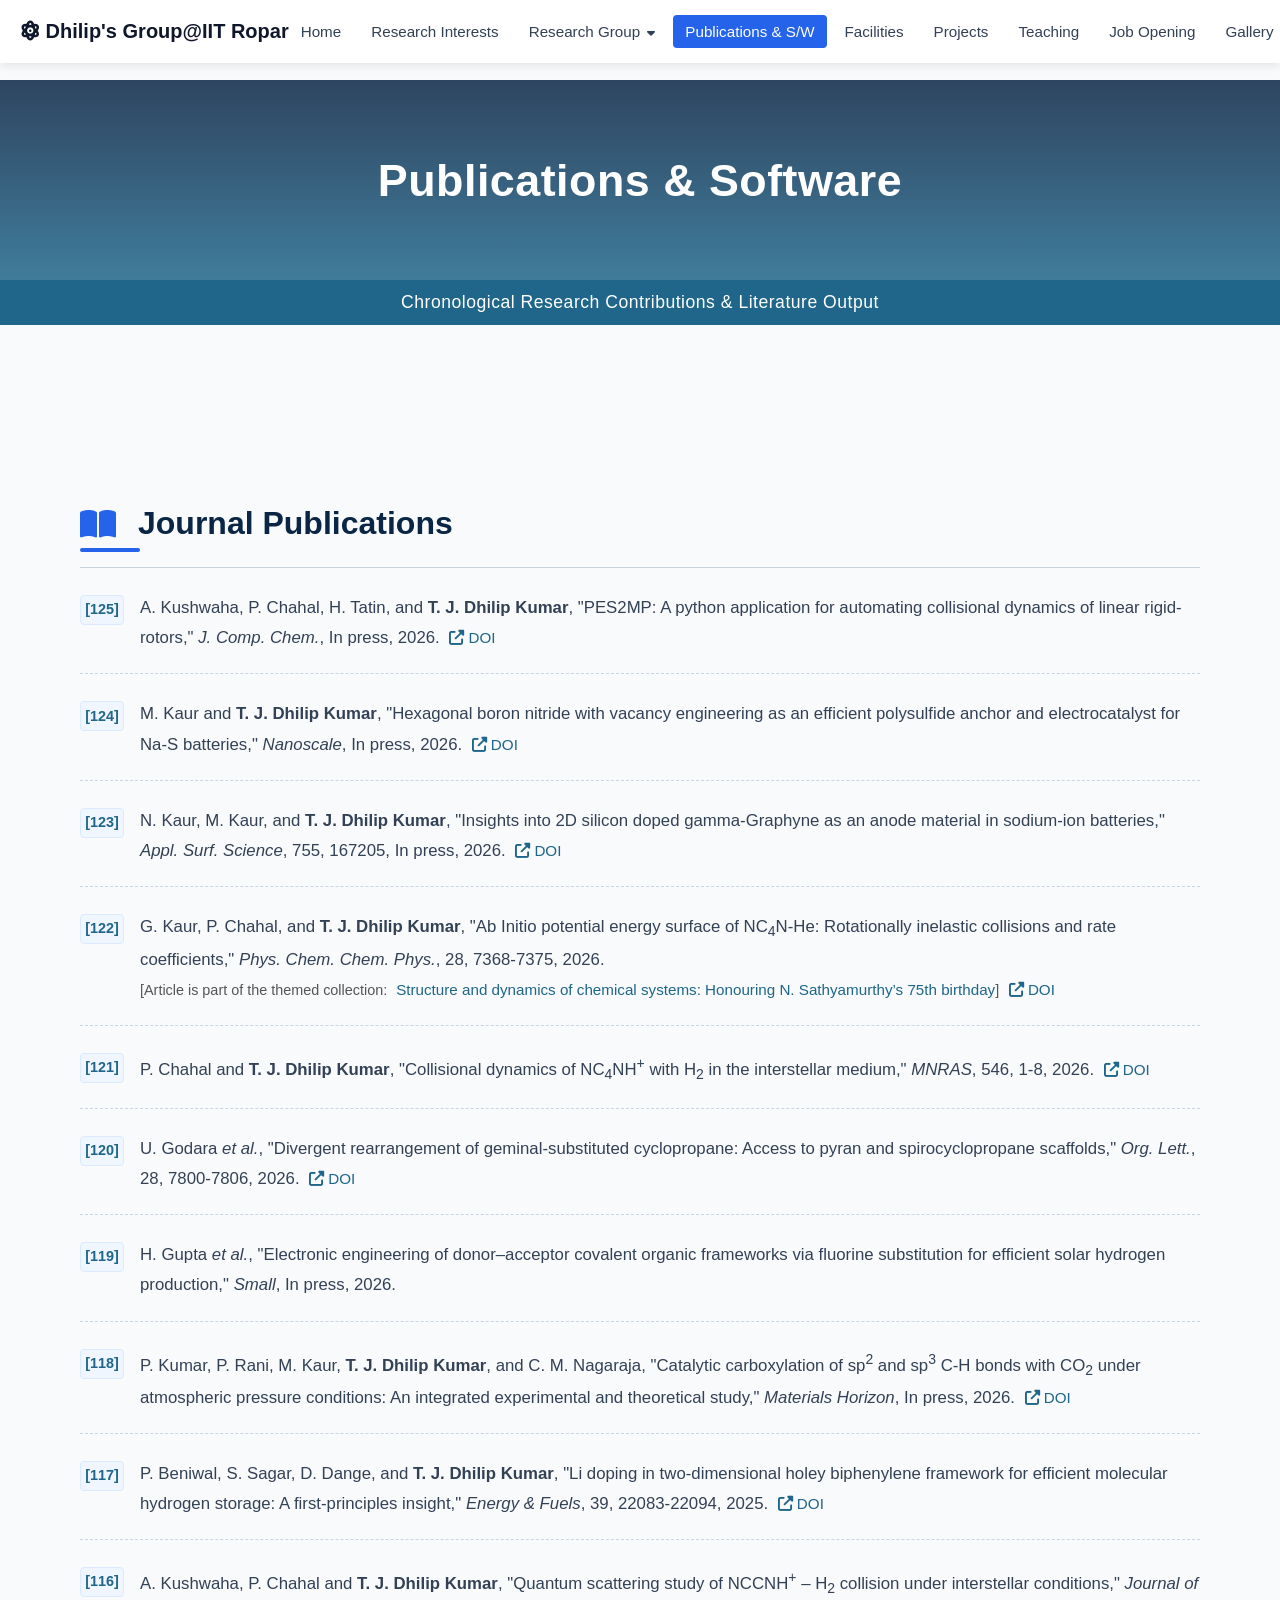
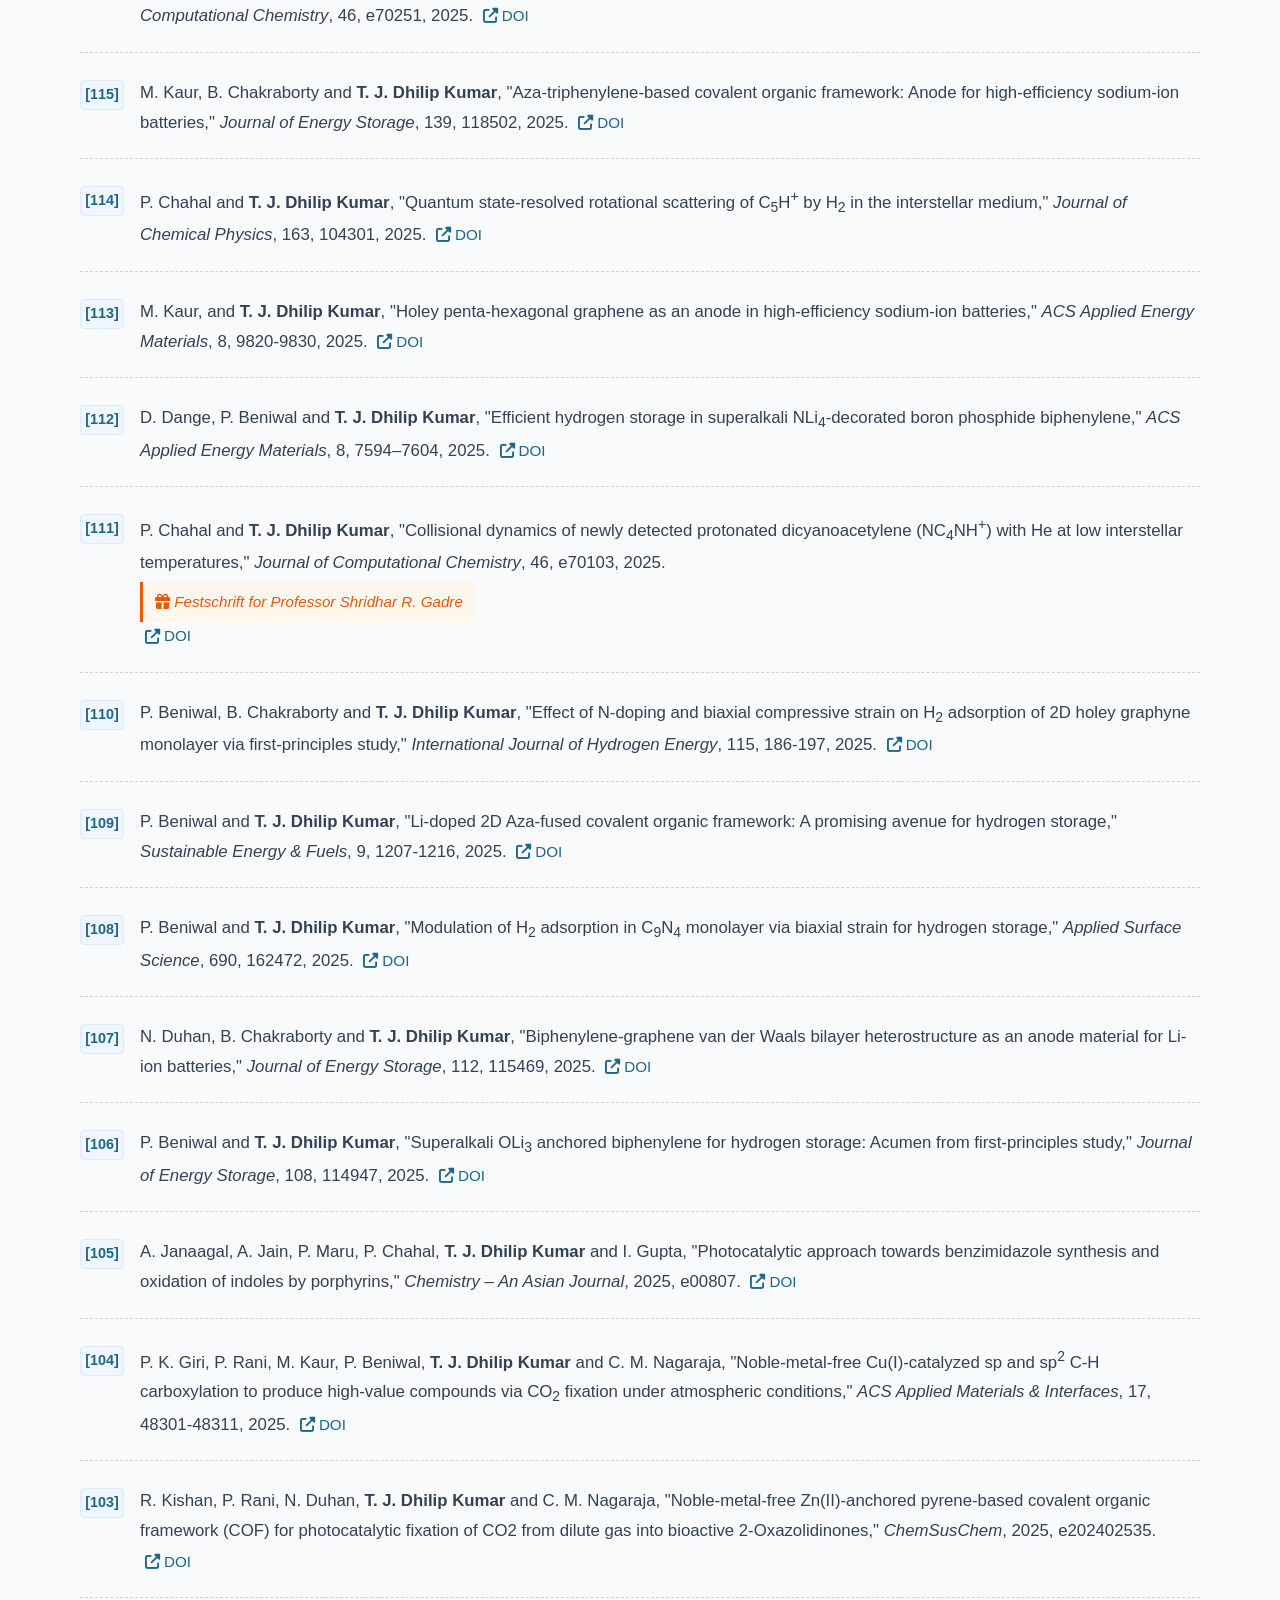
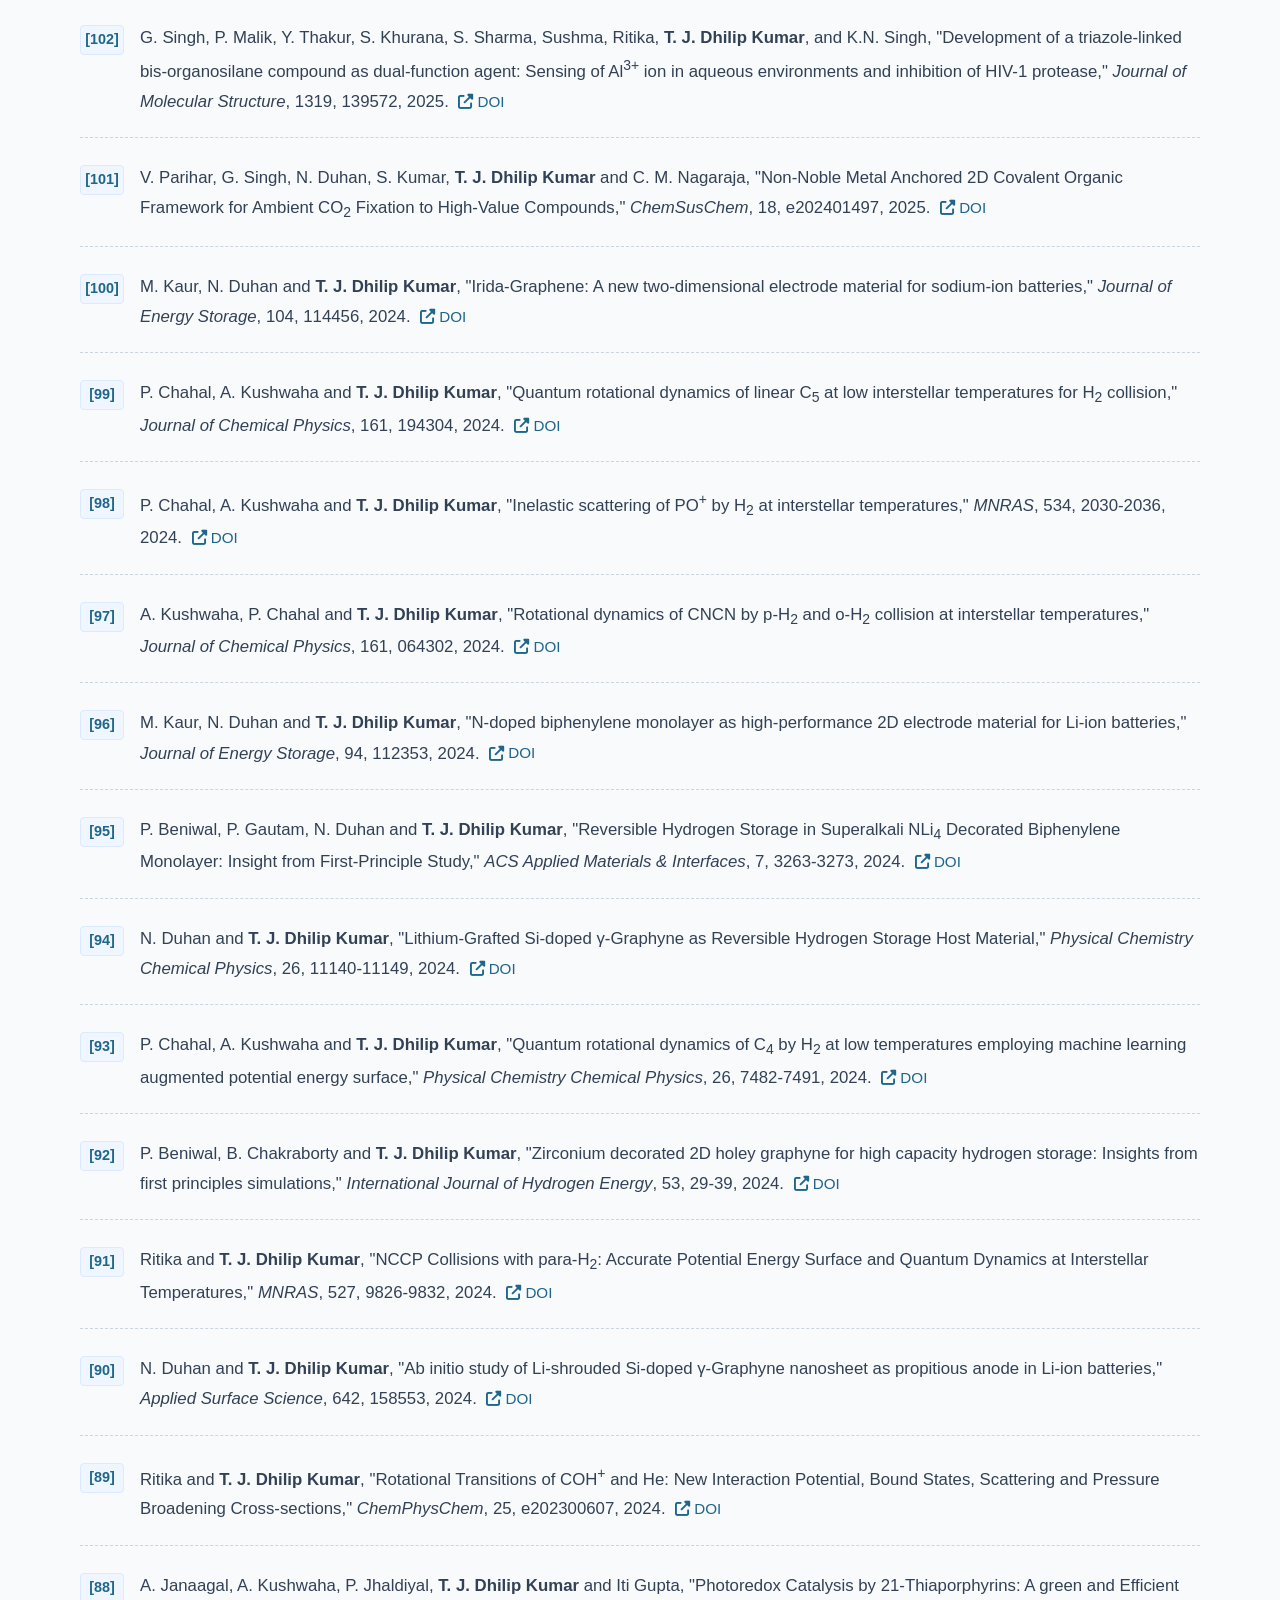
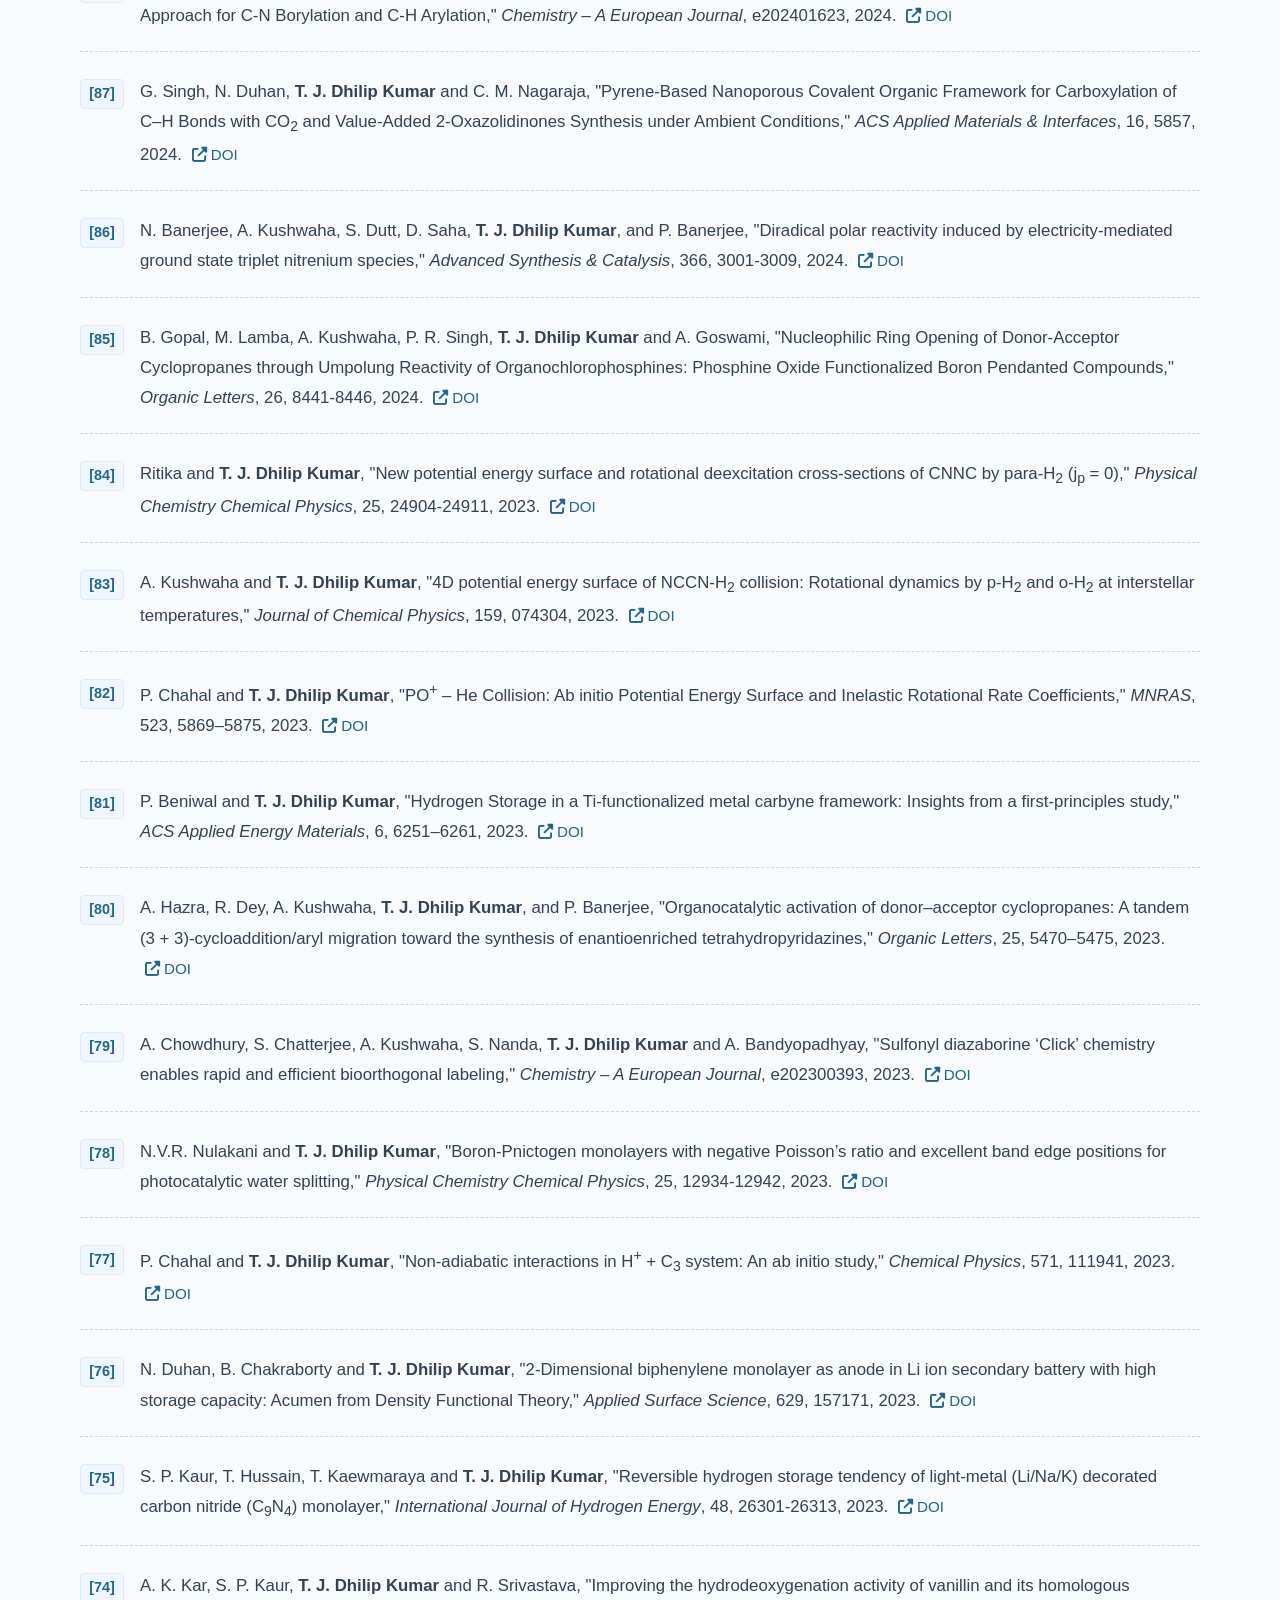
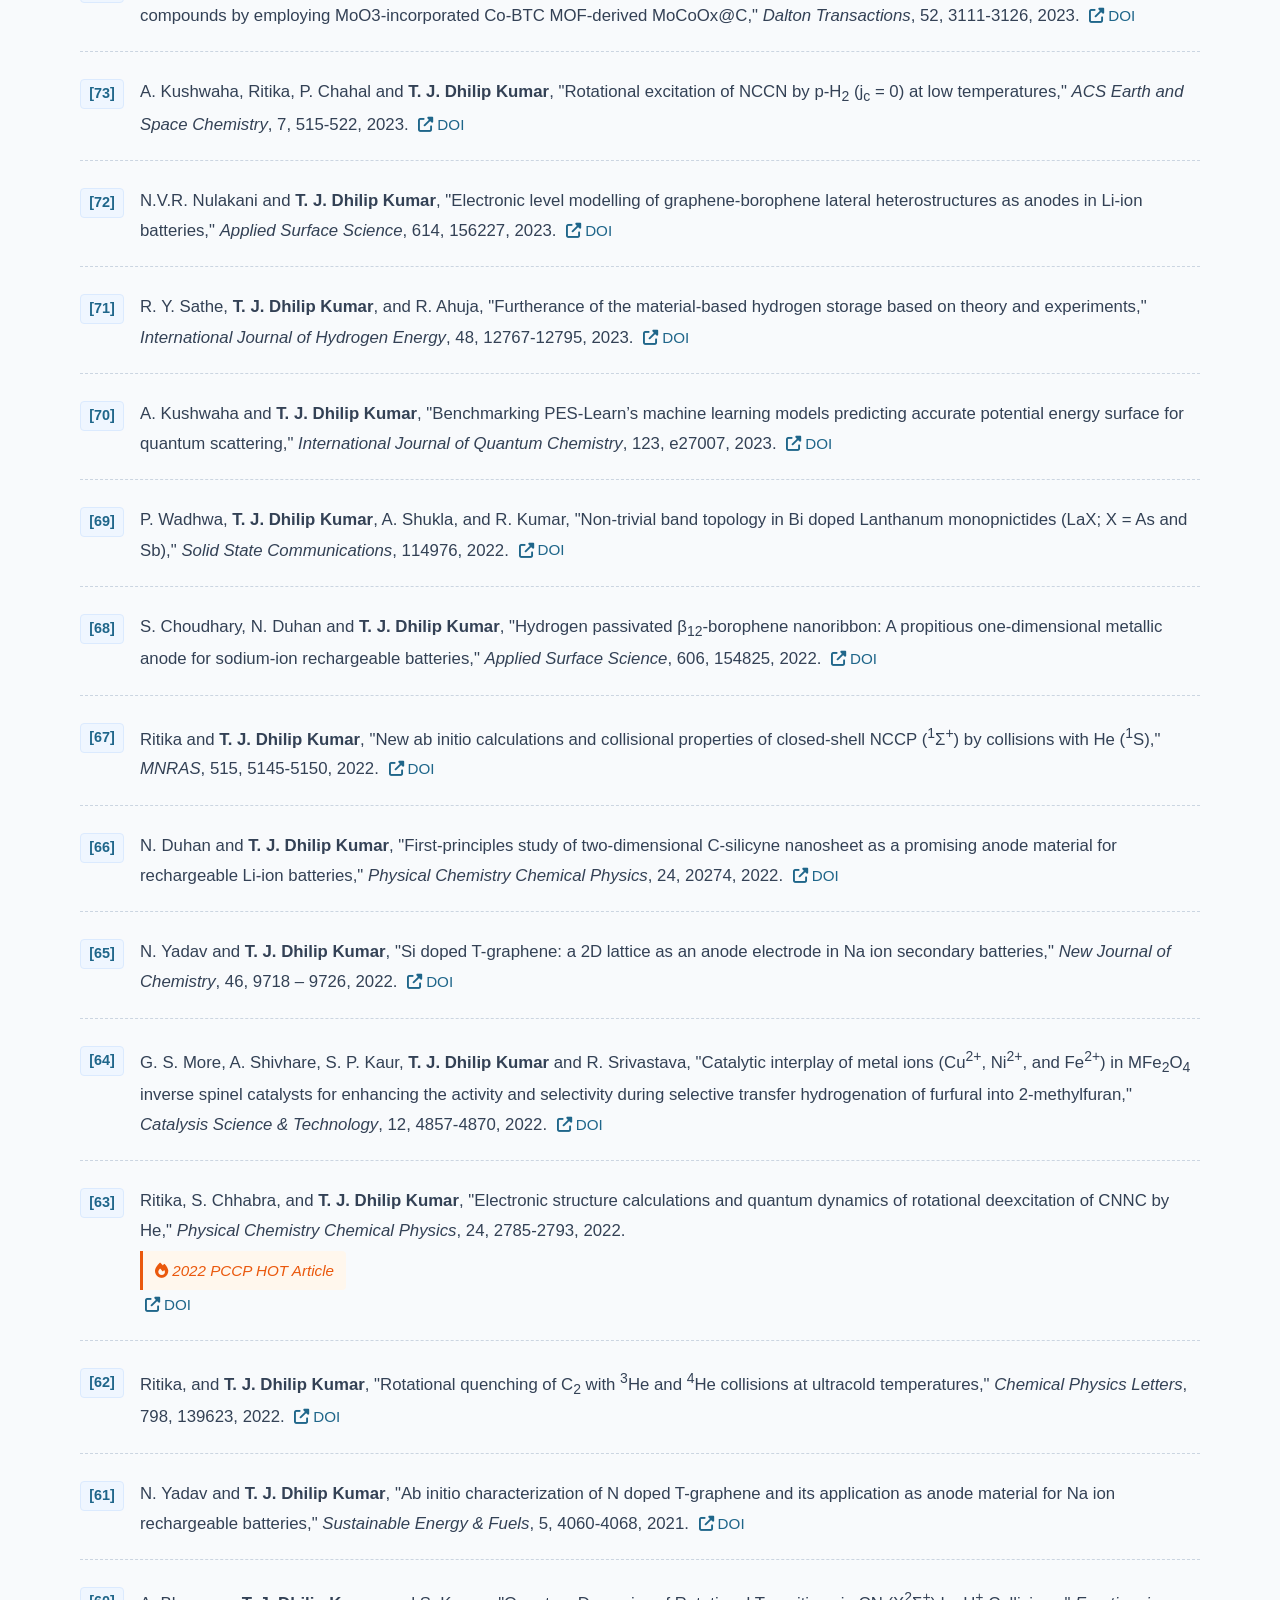
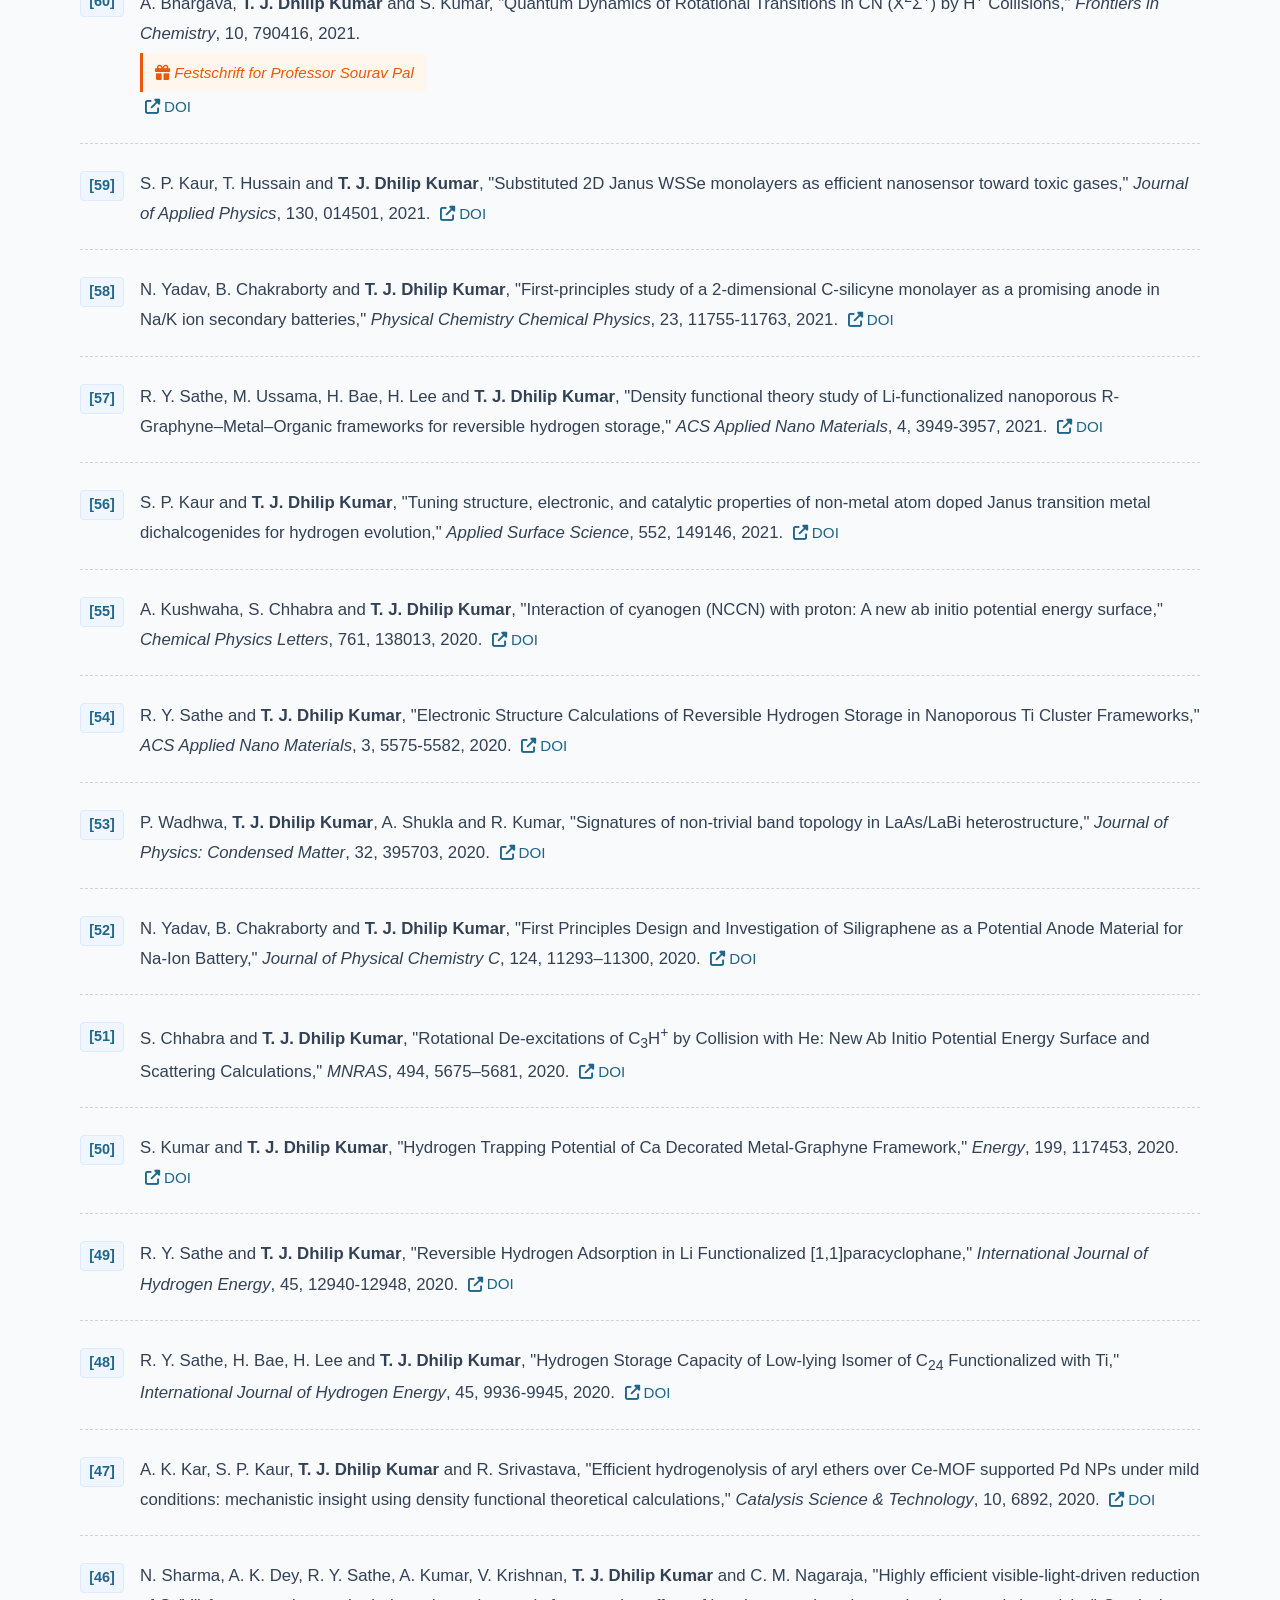
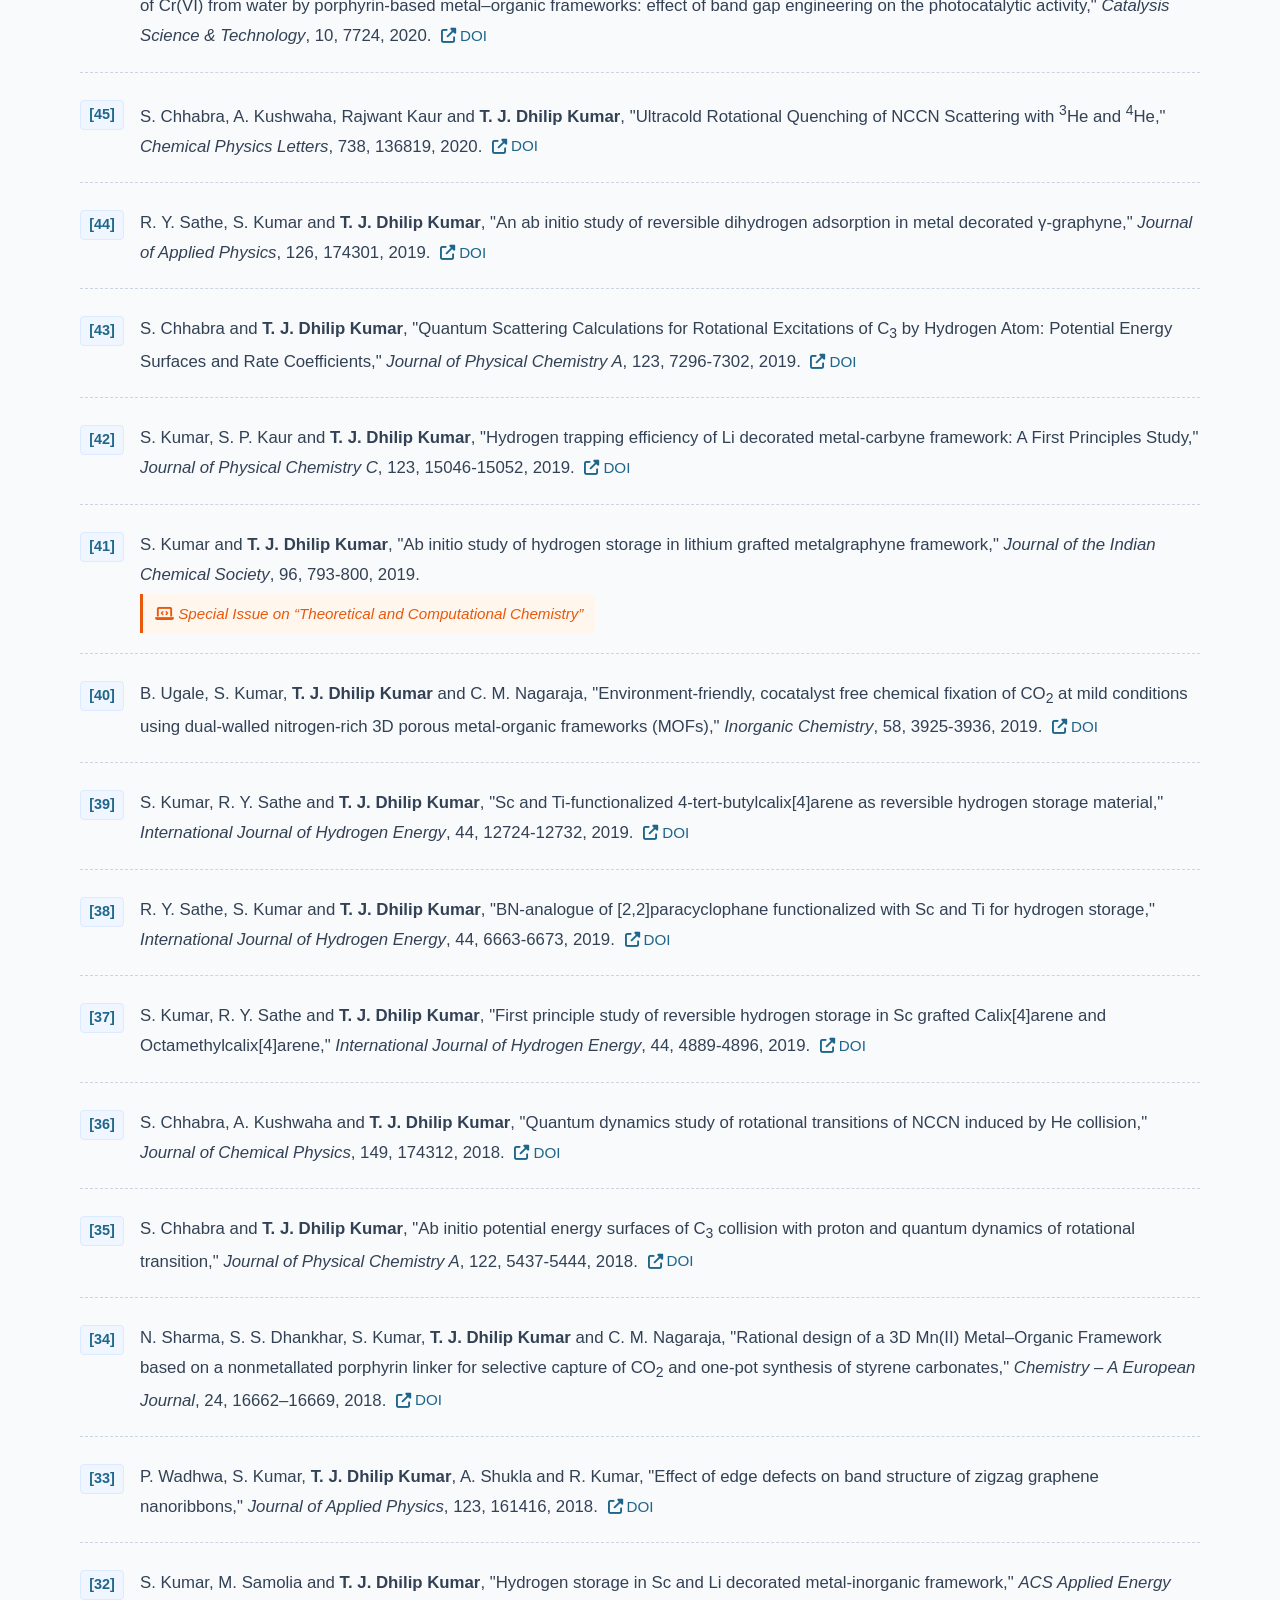
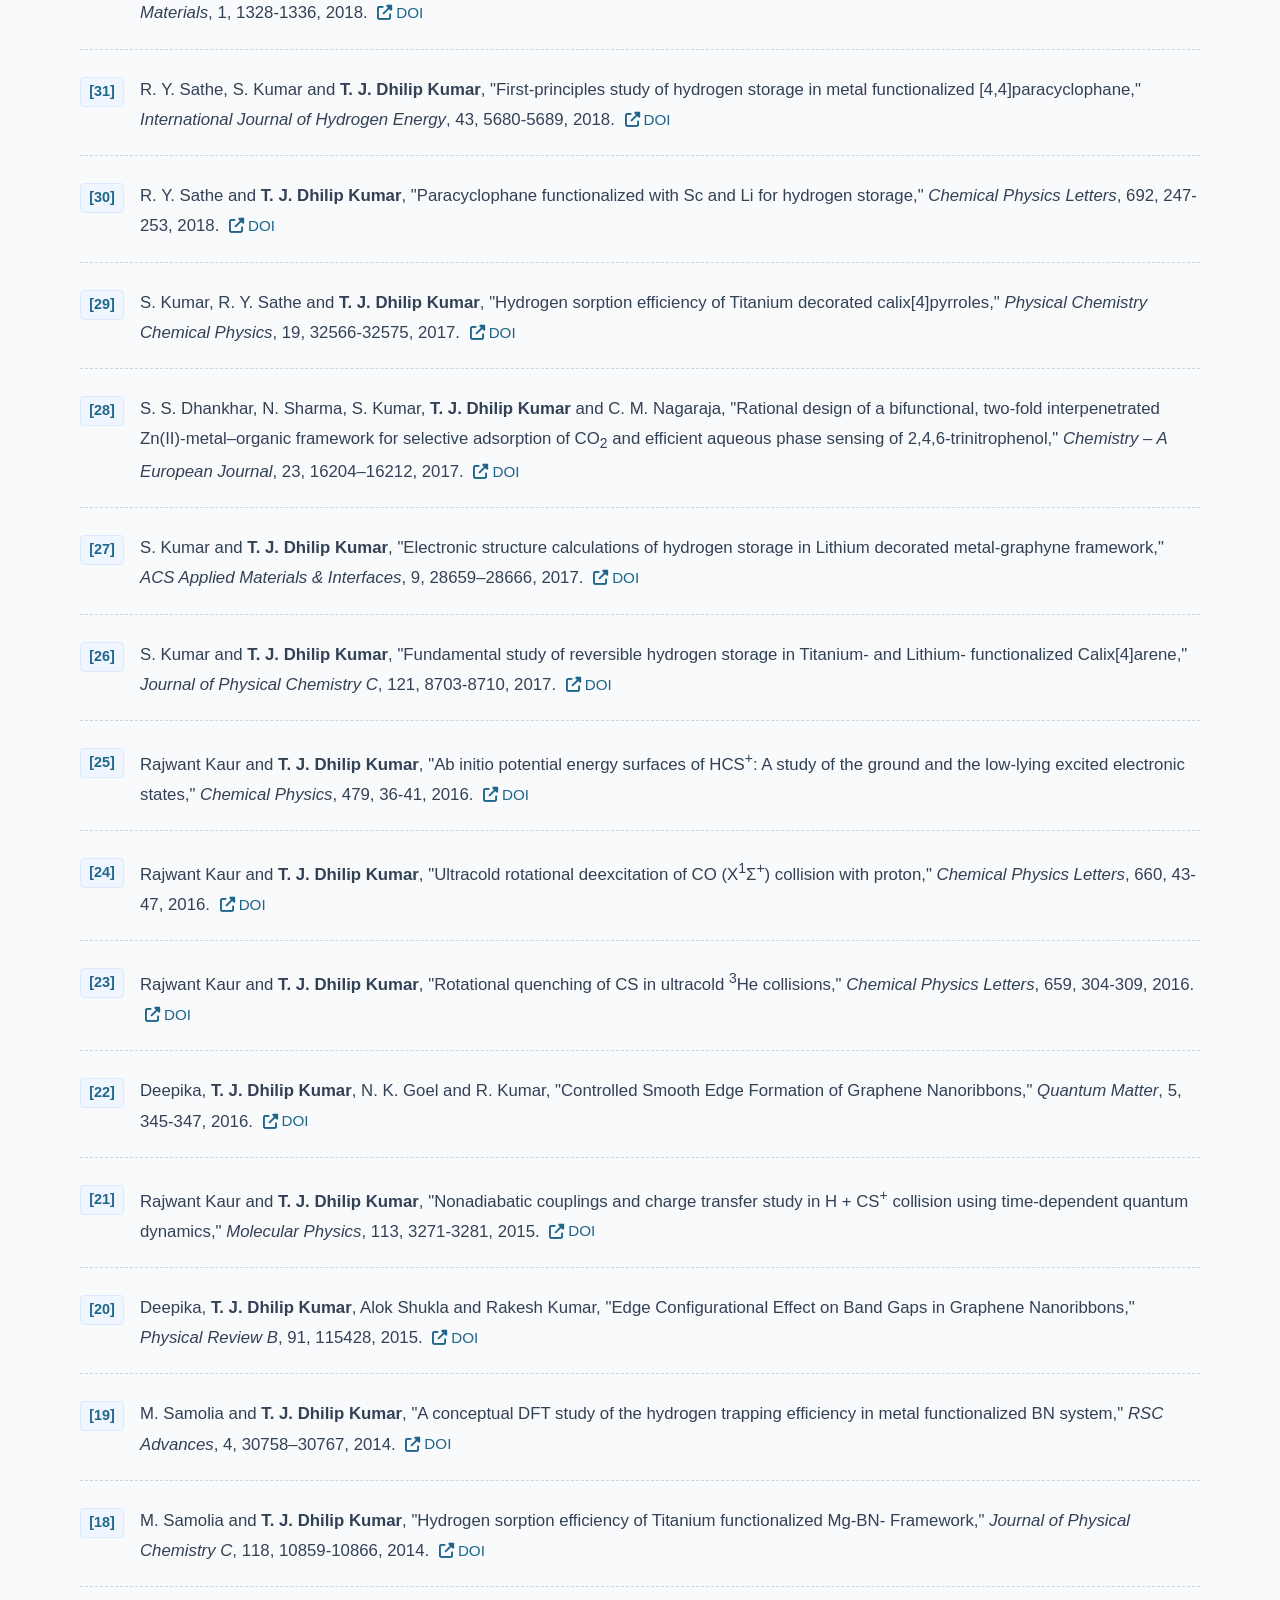
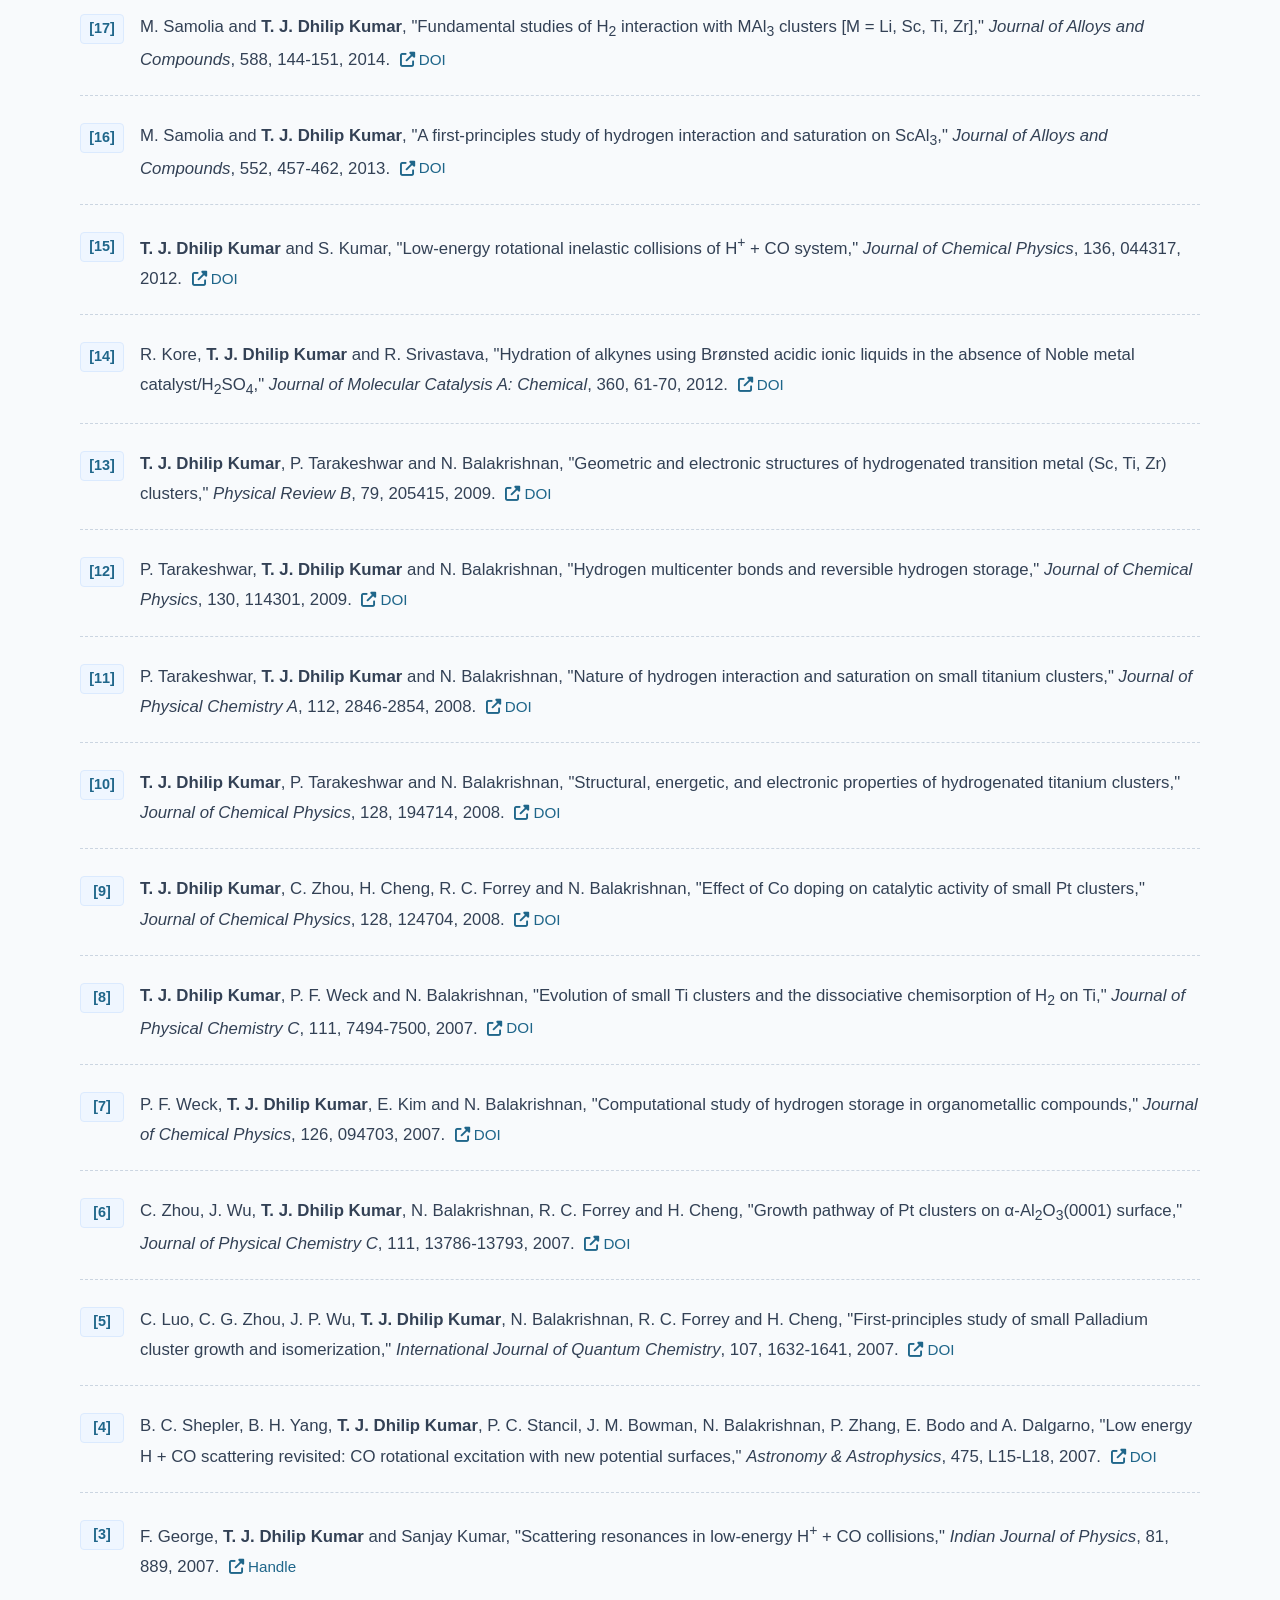
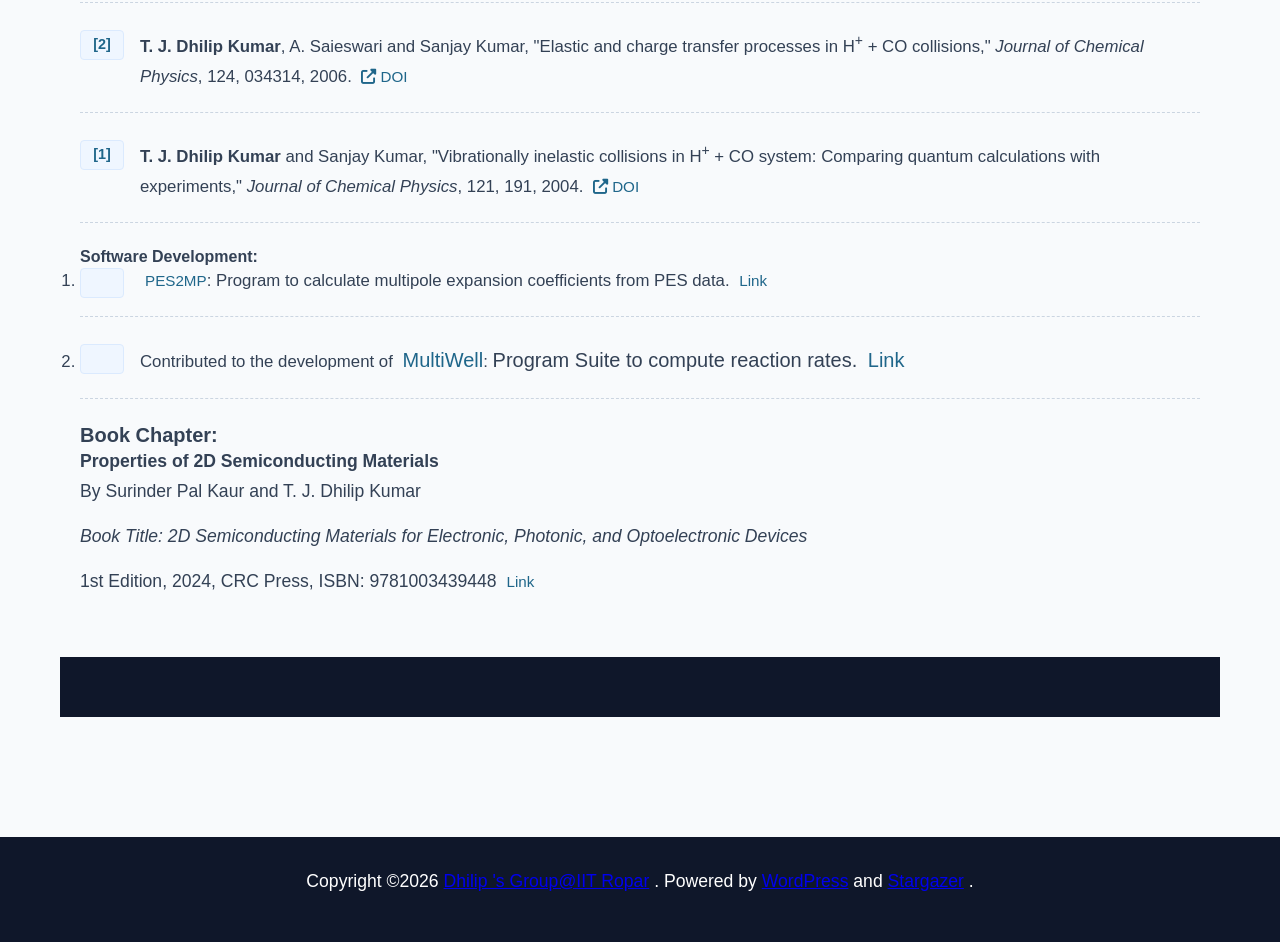
<file: publications.html>
<!DOCTYPE html>
<html lang="en">
  <head>
    <meta charset="UTF-8" />
    <title>Publications &amp; S/W - Research Group</title>
    <link rel="stylesheet" href="style.css" />
    <link
      rel="stylesheet"
      href="https://cdnjs.cloudflare.com/ajax/libs/font-awesome/6.4.0/css/all.min.css"
    />
    <style>
      /* Page-Specific Structural Adjustments */
      .page-hero-banner {
        width: 100%;
        height: 200px;
        background: linear-gradient(
            rgba(11, 37, 69, 0.85),
            rgba(31, 102, 138, 0.85)
          ),
          url("https://images.unsplash.com/photo-1581091226825-a6a2a5aee158?auto=format&fit=crop&w=1200&q=80");
        background-size: cover;
        background-position: center;
        display: flex;
        align-items: center;
        justify-content: center;
        margin-top: 80px; /* Clears fixed navbar padding smoothly */
      }

      .page-hero-banner h1 {
        color: #ffffff;
        font-size: 2.8rem;
        font-weight: 600;
        letter-spacing: 0.5px;
      }

      .research-category-strip {
        background-color: #1f668a;
        color: #ffffff;
        text-align: center;
        padding: 12px 20px;
        font-size: 1.1rem;
        font-weight: 500;
        letter-spacing: 0.5px;
        width: 100%;
        margin-bottom: 40px;
      }

      .publications-layout-container {
        max-width: 1200px;
        margin: 0 auto 60px auto;
        padding: 0 20px;
      }

      .publications-main-content h2 {
        color: #0b2545;
        font-size: 2rem;
        margin-bottom: 10px;
        display: flex;
        align-items: center;
        gap: 12px;
      }

      .item-list {
        list-style: none;
        padding: 0;
        margin: 0;
      }

      .item-list li {
        font-size: 1.05rem;
        line-height: 1.8;
        color: #334155;
        margin-bottom: 25px;
        padding-bottom: 20px;
        border-bottom: 1px dashed #cbd5e1;
        position: relative;
        padding-left: 60px;
      }

      .item-list li::before {
        content: attr(data-index);
        position: absolute;
        left: 0;
        top: 2px;
        background-color: #eff6ff;
        color: #1f668a;
        font-weight: 700;
        font-size: 0.9rem;
        width: 42px;
        height: 28px;
        display: inline-flex;
        align-items: center;
        justify-content: center;
        border-radius: 4px;
        border: 1px solid #dbeafe;
      }

      .item-list a {
        color: #1f668a;
        text-decoration: none;
        font-size: 0.95rem;
        margin-left: 5px;
        display: inline-flex;
        align-items: center;
        gap: 4px;
      }

      .item-list a:hover {
        text-decoration: underline;
        color: #0b2545;
      }

      .themed-note {
        display: block;
        font-size: 0.95rem;
        color: #ea580c;
        font-style: italic;
        margin-top: 4px;
        background-color: #fff7ed;
        padding: 6px 12px;
        border-left: 3px solid #ea580c;
        border-radius: 0 4px 4px 0;
        width: fit-content;
      }
    </style>
  </head>
  <body>
    <header>
      <nav class="navbar">
        <a href="index.html" class="logo">
          <i class="fas fa-atom"></i> Dhilip's Group@IIT Ropar
        </a>
        <ul class="nav-links">
          <li><a href="index.html">Home</a></li>
          <li><a href="interests.html">Research Interests</a></li>
          <li>
            <a href="group.html" >Research Group <i class="fas fa-caret-down" style="font-size: 0.8rem; margin-left: 3px"></i></a>
            <ul class="dropdown-menu">
              <li><a href="group.html"><i class="fas fa-users-viewfinder"></i> Current Members</a></li>
              <li><a href="alumni.html"><i class="fas fa-user-graduate"></i> Alumni</a></li>
            </ul>
          </li>
          <li><a href="publications.html" class="active-link">Publications &amp; S/W</a></li>
          <li><a href="facilities.html">Facilities</a></li>
          <li><a href="projects.html">Projects</a></li>
          <li><a href="teaching.html">Teaching</a></li>
          <li><a href="jobs.html">Job Opening</a></li>
          <li><a href="gallery.html">Gallery</a></li>
        </ul>
      </nav>
    </header>

    <div class="page-hero-banner">
      <h1>Publications &amp; Software</h1>
    </div>

    <div class="research-category-strip">
      Chronological Research Contributions &amp; Literature Output
    </div>

    <main style="margin-top: 0">
      <div class="publications-layout-container">
        <div class="publications-main-content">
          <h2><i class="fas fa-book-open"></i> Journal Publications</h2>
          <hr
            style="
              border: 0;
              height: 1px;
              background: #cbd5e1;
              margin: 15px 0 25px 0;
            "
          />

          <ol class="item-list">
            <li data-index="[125]">
              A. Kushwaha, P. Chahal, H. Tatin, and
              <strong>T. J. Dhilip Kumar</strong>, "PES2MP: A python application for automating collisional dynamics of linear rigid-rotors," <em>J. Comp. Chem.</em>, In press, 2026.
              <a href="https://doi.org/10.1063/5.0220608" target="_blank"
              ><i class="fas fa-external-link-alt"></i> DOI</a
            >
          </li>

            <li data-index="[124]">
              M. Kaur and <strong>T. J. Dhilip Kumar</strong>, "Hexagonal boron nitride with vacancy engineering as an efficient polysulfide anchor and electrocatalyst for Na-S batteries," <em>Nanoscale</em>, In press, 2026.
              <a href="https://doi.org/10.1039/D6NR01010E" target="_blank"
                ><i class="fas fa-external-link-alt"></i> DOI</a
              >
            </li>

            <li data-index="[123]">
              N. Kaur, M. Kaur, and <strong>T. J. Dhilip Kumar</strong>, "Insights into 2D silicon doped gamma-Graphyne as an anode material in sodium-ion batteries," <em>Appl. Surf. Science</em>, 755, 167205, In press, 2026.
              <a href="https://doi.org/10.1016/j.apsusc.2026.167205" target="_blank"
                ><i class="fas fa-external-link-alt"></i> DOI</a
              >
            </li>

            <li data-index="[122]">
              G. Kaur, P. Chahal, and <strong>T. J. Dhilip Kumar</strong>, "Ab Initio potential energy surface of NC<sub>4</sub>N-He: Rotationally inelastic collisions and rate coefficients," <em>Phys. Chem. Chem. Phys.</em>, 28, 7368-7375, 2026.
              <br /><span style="font-size: 0.9rem; color: #555;">[Article is part of the themed collection: <a href="https://pubs.rsc.org/en/journals/articlecollectionlanding?sercode=cp&amp;themeid=e1076139-0a01-46de-9d9e-45c9217325ce" target="_blank">Structure and dynamics of chemical systems: Honouring N. Sathyamurthy’s 75th birthday</a>]</span>
              <a href="https://doi.org/10.1039/D5CP03998C" target="_blank"
                ><i class="fas fa-external-link-alt"></i> DOI</a
              >
            </li>

            <li data-index="[121]">
              P. Chahal and <strong>T. J. Dhilip Kumar</strong>, "Collisional dynamics of NC<sub>4</sub>NH<sup>+</sup> with H<sub>2</sub> in the interstellar medium," <em>MNRAS</em>, 546, 1-8, 2026.
              <a href="https://doi.org/10.1093/mnras/staf2055" target="_blank"
                ><i class="fas fa-external-link-alt"></i> DOI</a
              >
            </li>

            <li data-index="[120]">
              U. Godara <em>et al.</em>, "Divergent rearrangement of geminal-substituted cyclopropane: Access to pyran and spirocyclopropane scaffolds," <em>Org. Lett.</em>, 28, 7800-7806, 2026.
              <a href="https://doi.org/10.1021/acs.orglett.6c02013" target="_blank"
                ><i class="fas fa-external-link-alt"></i> DOI</a
              >
            </li>

            <li data-index="[119]">
              H. Gupta <em>et al.</em>, "Electronic engineering of donor–acceptor covalent organic frameworks via fluorine substitution for efficient solar hydrogen production," <em>Small</em>, In press, 2026.
            </li>

            <li data-index="[118]">
              P. Kumar, P. Rani, M. Kaur, <strong>T. J. Dhilip Kumar</strong>, and C. M. Nagaraja, "Catalytic carboxylation of sp<sup>2</sup> and sp<sup>3</sup> C-H bonds with CO<sub>2</sub> under atmospheric pressure conditions: An integrated experimental and theoretical study," <em>Materials Horizon</em>, In press, 2026.
              <a href="https://doi.org/10.1039/D6MH00730A" target="_blank"
                ><i class="fas fa-external-link-alt"></i> DOI</a
              >
            </li>

            <li data-index="[117]">
              P. Beniwal, S. Sagar, D. Dange, and
              <strong>T. J. Dhilip Kumar</strong>, "Li doping in two-dimensional holey biphenylene framework for efficient molecular hydrogen storage: A first-principles insight," <em>Energy &amp; Fuels</em>, 39, 22083-22094, 2025.
              <a href="https://doi.org/10.1021/acs.energyfuels.5c04157" target="_blank"
                ><i class="fas fa-external-link-alt"></i> DOI</a
              >
            </li>

            <li data-index="[116]">
              A. Kushwaha, P. Chahal and <strong>T. J. Dhilip Kumar</strong>,
              "Quantum scattering study of NCCNH<sup>+</sup> &ndash; H<sub
                >2</sub
              >
              collision under interstellar conditions,"
              <em>Journal of Computational Chemistry</em>, 46, e70251, 2025.
              <a href="https://doi.org/10.1002/jcc.70251" target="_blank"
                ><i class="fas fa-external-link-alt"></i> DOI</a
              >
            </li>

            <li data-index="[115]">
              M. Kaur, B. Chakraborty and <strong>T. J. Dhilip Kumar</strong>,
              "Aza-triphenylene-based covalent organic framework: Anode for
              high-efficiency sodium-ion batteries,"
              <em>Journal of Energy Storage</em>, 139, 118502, 2025.
              <a
                href="https://doi.org/10.1016/j.est.2025.118502"
                target="_blank"
                ><i class="fas fa-external-link-alt"></i> DOI</a
              >
            </li>

            <li data-index="[114]">
              P. Chahal and <strong>T. J. Dhilip Kumar</strong>, "Quantum
              state-resolved rotational scattering of C<sub>5</sub>H<sup>+</sup>
              by H<sub>2</sub> in the interstellar medium,"
              <em>Journal of Chemical Physics</em>, 163, 104301, 2025.
              <a href="https://doi.org/10.1063/5.0284377" target="_blank"
                ><i class="fas fa-external-link-alt"></i> DOI</a
              >
            </li>

            <li data-index="[113]">
              M. Kaur, and <strong>T. J. Dhilip Kumar</strong>, "Holey
              penta-hexagonal graphene as an anode in high-efficiency sodium-ion
              batteries," <em>ACS Applied Energy Materials</em>, 8, 9820-9830,
              2025.
              <a href="https://doi.org/10.1021/acsaem.5c01416" target="_blank"
                ><i class="fas fa-external-link-alt"></i> DOI</a
              >
            </li>

            <li data-index="[112]">
              D. Dange, P. Beniwal and <strong>T. J. Dhilip Kumar</strong>,
              "Efficient hydrogen storage in superalkali
              NLi<sub>4</sub>-decorated boron phosphide biphenylene,"
              <em>ACS Applied Energy Materials</em>, 8, 7594&ndash;7604, 2025.
              <a href="https://doi.org/10.1021/acsaem.5c00897" target="_blank"
                ><i class="fas fa-external-link-alt"></i> DOI</a
              >
            </li>

            <li data-index="[111]">
              P. Chahal and <strong>T. J. Dhilip Kumar</strong>, "Collisional
              dynamics of newly detected protonated dicyanoacetylene
              (NC<sub>4</sub>NH<sup>+</sup>) with He at low interstellar
              temperatures," <em>Journal of Computational Chemistry</em>, 46,
              e70103, 2025.
              <span class="themed-note"
                ><i class="fas fa-gift"></i> Festschrift for Professor Shridhar
                R. Gadre</span
              >
              <a href="https://doi.org/10.1002/jcc.70103" target="_blank"
                ><i class="fas fa-external-link-alt"></i> DOI</a
              >
            </li>

            <li data-index="[110]">
              P. Beniwal, B. Chakraborty and
              <strong>T. J. Dhilip Kumar</strong>, "Effect of N-doping and
              biaxial compressive strain on H<sub>2</sub> adsorption of 2D holey
              graphyne monolayer via first-principles study,"
              <em>International Journal of Hydrogen Energy</em>, 115, 186-197,
              2025.
              <a
                href="https://doi.org/10.1016/j.ijhydene.2025.02.339"
                target="_blank"
                ><i class="fas fa-external-link-alt"></i> DOI</a
              >
            </li>

            <li data-index="[109]">
              P. Beniwal and <strong>T. J. Dhilip Kumar</strong>, "Li-doped 2D
              Aza-fused covalent organic framework: A promising avenue for
              hydrogen storage," <em>Sustainable Energy &amp; Fuels</em>, 9,
              1207-1216, 2025.
              <a href="https://doi.org/10.1039/D4SE01808G" target="_blank"
                ><i class="fas fa-external-link-alt"></i> DOI</a
              >
            </li>

            <li data-index="[108]">
              P. Beniwal and <strong>T. J. Dhilip Kumar</strong>, "Modulation of
              H<sub>2</sub> adsorption in C<sub>9</sub>N<sub>4</sub> monolayer
              via biaxial strain for hydrogen storage,"
              <em>Applied Surface Science</em>, 690, 162472, 2025.
              <a href="https://doi.org/10.1016/j.apsusc.162472" target="_blank"
                ><i class="fas fa-external-link-alt"></i> DOI</a
              >
            </li>

            <li data-index="[107]">
              N. Duhan, B. Chakraborty and <strong>T. J. Dhilip Kumar</strong>,
              "Biphenylene-graphene van der Waals bilayer heterostructure as an
              anode material for Li-ion batteries,"
              <em>Journal of Energy Storage</em>, 112, 115469, 2025.
              <a
                href="https://doi.org/10.1016/j.est.2025.115469"
                target="_blank"
                ><i class="fas fa-external-link-alt"></i> DOI</a
              >
            </li>

            <li data-index="[106]">
              P. Beniwal and <strong>T. J. Dhilip Kumar</strong>, "Superalkali
              OLi<sub>3</sub> anchored biphenylene for hydrogen storage: Acumen
              from first-principles study," <em>Journal of Energy Storage</em>,
              108, 114947, 2025.
              <a
                href="https://doi.org/10.1016/j.est.2024.114947"
                target="_blank"
                ><i class="fas fa-external-link-alt"></i> DOI</a
              >
            </li>

            <li data-index="[105]">
              A. Janaagal, A. Jain, P. Maru, P. Chahal,
              <strong>T. J. Dhilip Kumar</strong> and I. Gupta, "Photocatalytic
              approach towards benzimidazole synthesis and oxidation of indoles
              by porphyrins," <em>Chemistry &ndash; An Asian Journal</em>, 2025,
              e00807.
              <a href="https://doi.org/10.1002/asia.202500807" target="_blank"
                ><i class="fas fa-external-link-alt"></i> DOI</a
              >
            </li>

            <li data-index="[104]">
              P. K. Giri, P. Rani, M. Kaur, P. Beniwal,
              <strong>T. J. Dhilip Kumar</strong> and C. M. Nagaraja,
              "Noble-metal-free Cu(I)-catalyzed sp and sp<sup>2</sup> C-H
              carboxylation to produce high-value compounds via CO<sub>2</sub>
              fixation under atmospheric conditions,"
              <em>ACS Applied Materials &amp; Interfaces</em>, 17, 48301-48311,
              2025.
              <a href="http://dx.doi.org/10.1021/acsami.5c10868" target="_blank"
                ><i class="fas fa-external-link-alt"></i> DOI</a
              >
            </li>

            <li data-index="[103]">
              R. Kishan, P. Rani, N. Duhan,
              <strong>T. J. Dhilip Kumar</strong> and C. M. Nagaraja,
              "Noble-metal-free Zn(II)-anchored pyrene-based covalent organic
              framework (COF) for photocatalytic fixation of CO2 from dilute gas
              into bioactive 2-Oxazolidinones," <em>ChemSusChem</em>, 2025,
              e202402535.
              <a href="http://dx.doi.org/10.1002/cssc.202402535" target="_blank"
                ><i class="fas fa-external-link-alt"></i> DOI</a
              >
            </li>

            <li data-index="[102]">
              G. Singh, P. Malik, Y. Thakur, S. Khurana, S. Sharma, Sushma,
              Ritika, <strong>T. J. Dhilip Kumar</strong>, and K.N. Singh,
              "Development of a triazole-linked bis-organosilane compound as
              dual-function agent: Sensing of Al<sup>3+</sup> ion in aqueous
              environments and inhibition of HIV-1 protease,"
              <em>Journal of Molecular Structure</em>, 1319, 139572, 2025.
              <a
                href="https://doi.org/10.1016/j.molstruc.2024.139572"
                target="_blank"
                ><i class="fas fa-external-link-alt"></i> DOI</a
              >
            </li>

            <li data-index="[101]">
              V. Parihar, G. Singh, N. Duhan, S. Kumar,
              <strong>T. J. Dhilip Kumar</strong> and C. M. Nagaraja, "Non-Noble
              Metal Anchored 2D Covalent Organic Framework for Ambient CO<sub
                >2</sub
              >
              Fixation to High-Value Compounds," <em>ChemSusChem</em>, 18,
              e202401497, 2025.
              <a href="https://doi.org/10.1002/cssc.202401497" target="_blank"
                ><i class="fas fa-external-link-alt"></i> DOI</a
              >
            </li>

            <li data-index="[100]">
              M. Kaur, N. Duhan and <strong>T. J. Dhilip Kumar</strong>,
              "Irida-Graphene: A new two-dimensional electrode material for
              sodium-ion batteries," <em>Journal of Energy Storage</em>, 104,
              114456, 2024.
              <a
                href="https://doi.org/10.1016/j.est.2024.114456"
                target="_blank"
                ><i class="fas fa-external-link-alt"></i> DOI</a
              >
            </li>

            <li data-index="[99]">
              P. Chahal, A. Kushwaha and <strong>T. J. Dhilip Kumar</strong>,
              "Quantum rotational dynamics of linear C<sub>5</sub> at low
              interstellar temperatures for H<sub>2</sub> collision,"
              <em>Journal of Chemical Physics</em>, 161, 194304, 2024.
              <a href="https://doi.org/10.1063/5.0235976" target="_blank"
                ><i class="fas fa-external-link-alt"></i> DOI</a
              >
            </li>

            <li data-index="[98]">
              P. Chahal, A. Kushwaha and <strong>T. J. Dhilip Kumar</strong>,
              "Inelastic scattering of PO<sup>+</sup> by H<sub>2</sub> at
              interstellar temperatures," <em>MNRAS</em>, 534, 2030-2036, 2024.
              <a href="https://doi.org/10.1093/mnras/stae2166" target="_blank"
                ><i class="fas fa-external-link-alt"></i> DOI</a
              >
            </li>

            <li data-index="[97]">
              A. Kushwaha, P. Chahal and <strong>T. J. Dhilip Kumar</strong>,
              "Rotational dynamics of CNCN by p-H<sub>2</sub> and o-H<sub
                >2</sub
              >
              collision at interstellar temperatures,"
              <em>Journal of Chemical Physics</em>, 161, 064302, 2024.
              <a href="https://doi.org/10.1063/5.0220608" target="_blank"
                ><i class="fas fa-external-link-alt"></i> DOI</a
              >
            </li>

            <li data-index="[96]">
              M. Kaur, N. Duhan and <strong>T. J. Dhilip Kumar</strong>,
              "N-doped biphenylene monolayer as high-performance 2D electrode
              material for Li-ion batteries,"
              <em>Journal of Energy Storage</em>, 94, 112353, 2024.
              <a
                href="https://doi.org/10.1016/j.est.2024.112353"
                target="_blank"
                ><i class="fas fa-external-link-alt"></i> DOI</a
              >
            </li>

            <li data-index="[95]">
              P. Beniwal, P. Gautam, N. Duhan and
              <strong>T. J. Dhilip Kumar</strong>, "Reversible Hydrogen Storage
              in Superalkali NLi<sub>4</sub> Decorated Biphenylene Monolayer:
              Insight from First-Principle Study,"
              <em>ACS Applied Materials &amp; Interfaces</em>, 7, 3263-3273,
              2024.
              <a href="https://doi.org/10.1021/acsaem.4c00066" target="_blank"
                ><i class="fas fa-external-link-alt"></i> DOI</a
              >
            </li>

            <li data-index="[94]">
              N. Duhan and <strong>T. J. Dhilip Kumar</strong>, "Lithium-Grafted
              Si-doped &gamma;-Graphyne as Reversible Hydrogen Storage Host
              Material," <em>Physical Chemistry Chemical Physics</em>, 26,
              11140-11149, 2024.
              <a href="https://doi.org/10.1039/D3CP05294J" target="_blank"
                ><i class="fas fa-external-link-alt"></i> DOI</a
              >
            </li>

            <li data-index="[93]">
              P. Chahal, A. Kushwaha and <strong>T. J. Dhilip Kumar</strong>,
              "Quantum rotational dynamics of C<sub>4</sub> by H<sub>2</sub> at
              low temperatures employing machine learning augmented potential
              energy surface," <em>Physical Chemistry Chemical Physics</em>, 26,
              7482-7491, 2024.
              <a href="http://doi.org/10.1039/d3cp05424a" target="_blank"
                ><i class="fas fa-external-link-alt"></i> DOI</a
              >
            </li>

            <li data-index="[92]">
              P. Beniwal, B. Chakraborty and
              <strong>T. J. Dhilip Kumar</strong>, "Zirconium decorated 2D holey
              graphyne for high capacity hydrogen storage: Insights from first
              principles simulations,"
              <em>International Journal of Hydrogen Energy</em>, 53, 29-39,
              2024.
              <a
                href="https://doi.org/10.1016/j.ijhydene.2023.12.021"
                target="_blank"
                ><i class="fas fa-external-link-alt"></i> DOI</a
              >
            </li>

            <li data-index="[91]">
              Ritika and <strong>T. J. Dhilip Kumar</strong>, "NCCP Collisions
              with para-H<sub>2</sub>: Accurate Potential Energy Surface and
              Quantum Dynamics at Interstellar Temperatures," <em>MNRAS</em>,
              527, 9826-9832, 2024.
              <a href="https://doi.org/10.1093/mnras/stad3840" target="_blank"
                ><i class="fas fa-external-link-alt"></i> DOI</a
              >
            </li>

            <li data-index="[90]">
              N. Duhan and <strong>T. J. Dhilip Kumar</strong>, "Ab initio study
              of Li-shrouded Si-doped &gamma;-Graphyne nanosheet as propitious
              anode in Li-ion batteries," <em>Applied Surface Science</em>, 642,
              158553, 2024.
              <a
                href="https://doi.org/10.1016/j.apsusc.2023.158553"
                target="_blank"
                ><i class="fas fa-external-link-alt"></i> DOI</a
              >
            </li>

            <li data-index="[89]">
              Ritika and <strong>T. J. Dhilip Kumar</strong>, "Rotational
              Transitions of COH<sup>+</sup> and He: New Interaction Potential,
              Bound States, Scattering and Pressure Broadening Cross-sections,"
              <em>ChemPhysChem</em>, 25, e202300607, 2024.
              <a href="https://doi.org/10.1002/cphc.202300607" target="_blank"
                ><i class="fas fa-external-link-alt"></i> DOI</a
              >
            </li>

            <li data-index="[88]">
              A. Janaagal, A. Kushwaha, P. Jhaldiyal,
              <strong>T. J. Dhilip Kumar</strong> and Iti Gupta, "Photoredox
              Catalysis by 21-Thiaporphyrins: A green and Efficient Approach for
              C-N Borylation and C-H Arylation,"
              <em>Chemistry &ndash; A European Journal</em>, e202401623, 2024.
              <a href="https://doi.org/10.1002/chem.202401623" target="_blank"
                ><i class="fas fa-external-link-alt"></i> DOI</a
              >
            </li>

            <li data-index="[87]">
              G. Singh, N. Duhan, <strong>T. J. Dhilip Kumar</strong> and C. M.
              Nagaraja, "Pyrene-Based Nanoporous Covalent Organic Framework for
              Carboxylation of C&ndash;H Bonds with CO<sub>2</sub> and
              Value-Added 2-Oxazolidinones Synthesis under Ambient Conditions,"
              <em>ACS Applied Materials &amp; Interfaces</em>, 16, 5857, 2024.
              <a href="https://doi.org/10.1021/acsami.3c16690" target="_blank"
                ><i class="fas fa-external-link-alt"></i> DOI</a
              >
            </li>

            <li data-index="[86]">
              N. Banerjee, A. Kushwaha, S. Dutt, D. Saha,
              <strong>T. J. Dhilip Kumar</strong>, and P. Banerjee, "Diradical
              polar reactivity induced by electricity-mediated ground state
              triplet nitrenium species,"
              <em>Advanced Synthesis &amp; Catalysis</em>, 366, 3001-3009, 2024.
              <a href="https://doi.org/10.1002/adsc.202301494" target="_blank"
                ><i class="fas fa-external-link-alt"></i> DOI</a
              >
            </li>

            <li data-index="[85]">
              B. Gopal, M. Lamba, A. Kushwaha, P. R. Singh,
              <strong>T. J. Dhilip Kumar</strong> and A. Goswami, "Nucleophilic
              Ring Opening of Donor-Acceptor Cyclopropanes through Umpolung
              Reactivity of Organochlorophosphines: Phosphine Oxide
              Functionalized Boron Pendanted Compounds,"
              <em>Organic Letters</em>, 26, 8441-8446, 2024.
              <a
                href="https://doi.org/10.1021/acs.orglett.4c02418"
                target="_blank"
                ><i class="fas fa-external-link-alt"></i> DOI</a
              >
            </li>

            <li data-index="[84]">
              Ritika and <strong>T. J. Dhilip Kumar</strong>, "New potential
              energy surface and rotational deexcitation cross-sections of CNNC
              by para-H<sub>2</sub> (j<sub>p</sub> = 0),"
              <em>Physical Chemistry Chemical Physics</em>, 25, 24904-24911,
              2023.
              <a href="https://doi.org/10.1039/d3cp03354f" target="_blank"
                ><i class="fas fa-external-link-alt"></i> DOI</a
              >
            </li>

            <li data-index="[83]">
              A. Kushwaha and <strong>T. J. Dhilip Kumar</strong>, "4D potential
              energy surface of NCCN-H<sub>2</sub> collision: Rotational
              dynamics by p-H<sub>2</sub> and o-H<sub>2</sub> at interstellar
              temperatures," <em>Journal of Chemical Physics</em>, 159, 074304,
              2023.
              <a href="https://doi.org/10.1063/5.0161335" target="_blank"
                ><i class="fas fa-external-link-alt"></i> DOI</a
              >
            </li>

            <li data-index="[82]">
              P. Chahal and <strong>T. J. Dhilip Kumar</strong>, "PO<sup>+</sup>
              &ndash; He Collision: Ab initio Potential Energy Surface and
              Inelastic Rotational Rate Coefficients," <em>MNRAS</em>, 523,
              5869&ndash;5875, 2023.
              <a href="https://doi.org/10.1093/mnras/stad1735" target="_blank"
                ><i class="fas fa-external-link-alt"></i> DOI</a
              >
            </li>

            <li data-index="[81]">
              P. Beniwal and <strong>T. J. Dhilip Kumar</strong>, "Hydrogen
              Storage in a Ti-functionalized metal carbyne framework: Insights
              from a first-principles study,"
              <em>ACS Applied Energy Materials</em>, 6, 6251&ndash;6261, 2023.
              <a href="https://doi.org/10.1021/acsaem.3c00773" target="_blank"
                ><i class="fas fa-external-link-alt"></i> DOI</a
              >
            </li>

            <li data-index="[80]">
              A. Hazra, R. Dey, A. Kushwaha,
              <strong>T. J. Dhilip Kumar</strong>, and P. Banerjee,
              "Organocatalytic activation of donor&ndash;acceptor cyclopropanes:
              A tandem (3 + 3)-cycloaddition/aryl migration toward the synthesis
              of enantioenriched tetrahydropyridazines,"
              <em>Organic Letters</em>, 25, 5470&ndash;5475, 2023.
              <a
                href="https://doi.org/10.1021/acs.orglett.3c01804"
                target="_blank"
                ><i class="fas fa-external-link-alt"></i> DOI</a
              >
            </li>

            <li data-index="[79]">
              A. Chowdhury, S. Chatterjee, A. Kushwaha, S. Nanda,
              <strong>T. J. Dhilip Kumar</strong> and A. Bandyopadhyay,
              "Sulfonyl diazaborine ‘Click’ chemistry enables rapid and
              efficient bioorthogonal labeling,"
              <em>Chemistry &ndash; A European Journal</em>, e202300393, 2023.
              <a href="https://doi.org/10.1002/chem.202300393" target="_blank"
                ><i class="fas fa-external-link-alt"></i> DOI</a
              >
            </li>

            <li data-index="[78]">
              N.V.R. Nulakani and <strong>T. J. Dhilip Kumar</strong>,
              "Boron-Pnictogen monolayers with negative Poisson’s ratio and
              excellent band edge positions for photocatalytic water splitting,"
              <em>Physical Chemistry Chemical Physics</em>, 25, 12934-12942,
              2023.
              <a href="https://doi.org/10.1039/D3CP00413A" target="_blank"
                ><i class="fas fa-external-link-alt"></i> DOI</a
              >
            </li>

            <li data-index="[77]">
              P. Chahal and <strong>T. J. Dhilip Kumar</strong>, "Non-adiabatic
              interactions in H<sup>+</sup> + C<sub>3</sub> system: An ab initio
              study," <em>Chemical Physics</em>, 571, 111941, 2023.
              <a
                href="https://doi.org/10.1016/j.chemphys.2023.111941"
                target="_blank"
                ><i class="fas fa-external-link-alt"></i> DOI</a
              >
            </li>

            <li data-index="[76]">
              N. Duhan, B. Chakraborty and <strong>T. J. Dhilip Kumar</strong>,
              "2-Dimensional biphenylene monolayer as anode in Li ion secondary
              battery with high storage capacity: Acumen from Density Functional
              Theory," <em>Applied Surface Science</em>, 629, 157171, 2023.
              <a
                href="https://doi.org/10.1016/j.apsusc.2023.157171"
                target="_blank"
                ><i class="fas fa-external-link-alt"></i> DOI</a
              >
            </li>

            <li data-index="[75]">
              S. P. Kaur, T. Hussain, T. Kaewmaraya and
              <strong>T. J. Dhilip Kumar</strong>, "Reversible hydrogen storage
              tendency of light-metal (Li/Na/K) decorated carbon nitride
              (C<sub>9</sub>N<sub>4</sub>) monolayer,"
              <em>International Journal of Hydrogen Energy</em>, 48,
              26301-26313, 2023.
              <a
                href="https://doi.org/10.1016/j.ijhydene.2023.03.141"
                target="_blank"
                ><i class="fas fa-external-link-alt"></i> DOI</a
              >
            </li>

            <li data-index="[74]">
              A. K. Kar, S. P. Kaur, <strong>T. J. Dhilip Kumar</strong> and R.
              Srivastava, "Improving the hydrodeoxygenation activity of vanillin
              and its homologous compounds by employing MoO3-incorporated Co-BTC
              MOF-derived MoCoOx@C," <em>Dalton Transactions</em>, 52,
              3111-3126, 2023.
              <a href="https://doi.org/10.1039/D2DT03744K" target="_blank"
                ><i class="fas fa-external-link-alt"></i> DOI</a
              >
            </li>

            <li data-index="[73]">
              A. Kushwaha, Ritika, P. Chahal and
              <strong>T. J. Dhilip Kumar</strong>, "Rotational excitation of
              NCCN by p-H<sub>2</sub> (j<sub>c</sub> = 0) at low temperatures,"
              <em>ACS Earth and Space Chemistry</em>, 7, 515-522, 2023.
              <a
                href="https://doi.org/10.1021/acsearthspacechem.2c00355"
                target="_blank"
                ><i class="fas fa-external-link-alt"></i> DOI</a
              >
            </li>

            <li data-index="[72]">
              N.V.R. Nulakani and <strong>T. J. Dhilip Kumar</strong>,
              "Electronic level modelling of graphene-borophene lateral
              heterostructures as anodes in Li-ion batteries,"
              <em>Applied Surface Science</em>, 614, 156227, 2023.
              <a
                href="https://doi.org/10.1016/j.apsusc.2022.156227"
                target="_blank"
                ><i class="fas fa-external-link-alt"></i> DOI</a
              >
            </li>

            <li data-index="[71]">
              R. Y. Sathe, <strong>T. J. Dhilip Kumar</strong>, and R. Ahuja,
              "Furtherance of the material-based hydrogen storage based on
              theory and experiments,"
              <em>International Journal of Hydrogen Energy</em>, 48,
              12767-12795, 2023.
              <a
                href="https://doi.org/10.1016/j.ijhydene.2022.11.306"
                target="_blank"
                ><i class="fas fa-external-link-alt"></i> DOI</a
              >
            </li>

            <li data-index="[70]">
              A. Kushwaha and <strong>T. J. Dhilip Kumar</strong>, "Benchmarking
              PES-Learn’s machine learning models predicting accurate potential
              energy surface for quantum scattering,"
              <em>International Journal of Quantum Chemistry</em>, 123, e27007,
              2023.
              <a href="https://doi.org/10.1002/qua.27007" target="_blank"
                ><i class="fas fa-external-link-alt"></i> DOI</a
              >
            </li>

            <li data-index="[69]">
              P. Wadhwa, <strong>T. J. Dhilip Kumar</strong>, A. Shukla, and R.
              Kumar, "Non-trivial band topology in Bi doped Lanthanum
              monopnictides (LaX; X = As and Sb),"
              <em>Solid State Communications</em>, 114976, 2022.
              <a
                href="https://doi.org/10.1016/j.ssc.2022.114976"
                target="_blank"
                ><i class="fas fa-external-link-alt"></i> DOI</a
              >
            </li>

            <li data-index="[68]">
              S. Choudhary, N. Duhan and <strong>T. J. Dhilip Kumar</strong>,
              "Hydrogen passivated &beta;<sub>12</sub>-borophene nanoribbon: A
              propitious one-dimensional metallic anode for sodium-ion
              rechargeable batteries," <em>Applied Surface Science</em>, 606,
              154825, 2022.
              <a
                href="https://doi.org/10.1016/j.apsusc.2022.154825"
                target="_blank"
                ><i class="fas fa-external-link-alt"></i> DOI</a
              >
            </li>

            <li data-index="[67]">
              Ritika and <strong>T. J. Dhilip Kumar</strong>, "New ab initio
              calculations and collisional properties of closed-shell NCCP
              (<sup>1</sup>&Sigma;<sup>+</sup>) by collisions with He
              (<sup>1</sup>S)," <em>MNRAS</em>, 515, 5145-5150, 2022.
              <a href="https://doi.org/10.1093/mnras/stac2063" target="_blank"
                ><i class="fas fa-external-link-alt"></i> DOI</a
              >
            </li>

            <li data-index="[66]">
              N. Duhan and <strong>T. J. Dhilip Kumar</strong>,
              "First-principles study of two-dimensional C-silicyne nanosheet as
              a promising anode material for rechargeable Li-ion batteries,"
              <em>Physical Chemistry Chemical Physics</em>, 24, 20274, 2022.
              <a href="https://doi.org/10.1039/D2CP02560D" target="_blank"
                ><i class="fas fa-external-link-alt"></i> DOI</a
              >
            </li>

            <li data-index="[65]">
              N. Yadav and <strong>T. J. Dhilip Kumar</strong>, "Si doped
              T-graphene: a 2D lattice as an anode electrode in Na ion secondary
              batteries," <em>New Journal of Chemistry</em>, 46, 9718 &ndash;
              9726, 2022.
              <a href="http://doi.org/10.1039/d2nj01009g" target="_blank"
                ><i class="fas fa-external-link-alt"></i> DOI</a
              >
            </li>

            <li data-index="[64]">
              G. S. More, A. Shivhare, S. P. Kaur,
              <strong>T. J. Dhilip Kumar</strong> and R. Srivastava, "Catalytic
              interplay of metal ions (Cu<sup>2+</sup>, Ni<sup>2+</sup>, and
              Fe<sup>2+</sup>) in MFe<sub>2</sub>O<sub>4</sub> inverse spinel
              catalysts for enhancing the activity and selectivity during
              selective transfer hydrogenation of furfural into 2-methylfuran,"
              <em>Catalysis Science &amp; Technology</em>, 12, 4857-4870, 2022.
              <a href="https://doi.org/10.1039/D2CY00970F" target="_blank"
                ><i class="fas fa-external-link-alt"></i> DOI</a
              >
            </li>

            <li data-index="[63]">
              Ritika, S. Chhabra, and <strong>T. J. Dhilip Kumar</strong>,
              "Electronic structure calculations and quantum dynamics of
              rotational deexcitation of CNNC by He,"
              <em>Physical Chemistry Chemical Physics</em>, 24, 2785-2793, 2022.
              <span class="themed-note"
                ><i class="fas fa-fire"></i> 2022 PCCP HOT Article</span
              >
              <a href="https://doi.org/10.1039/D1CP04273D" target="_blank"
                ><i class="fas fa-external-link-alt"></i> DOI</a
              >
            </li>

            <li data-index="[62]">
              Ritika, and <strong>T. J. Dhilip Kumar</strong>, "Rotational
              quenching of C<sub>2</sub> with <sup>3</sup>He and <sup>4</sup>He
              collisions at ultracold temperatures,"
              <em>Chemical Physics Letters</em>, 798, 139623, 2022.
              <a
                href="https://doi.org/10.1016/j.cplett.2022.139623"
                target="_blank"
                ><i class="fas fa-external-link-alt"></i> DOI</a
              >
            </li>

            <li data-index="[61]">
              N. Yadav and <strong>T. J. Dhilip Kumar</strong>, "Ab initio
              characterization of N doped T-graphene and its application as
              anode material for Na ion rechargeable batteries,"
              <em>Sustainable Energy &amp; Fuels</em>, 5, 4060-4068, 2021.
              <a href="https://doi.org/10.1039/D1SE00657F" target="_blank"
                ><i class="fas fa-external-link-alt"></i> DOI</a
              >
            </li>

            <li data-index="[60]">
              A. Bhargava, <strong>T. J. Dhilip Kumar</strong> and S. Kumar,
              "Quantum Dynamics of Rotational Transitions in CN
              (X<sup>2</sup>&Sigma;<sup>+</sup>) by H<sup>+</sup> Collisions,"
              <em>Frontiers in Chemistry</em>, 10, 790416, 2021.
              <span class="themed-note"
                ><i class="fas fa-gift"></i> Festschrift for Professor Sourav
                Pal</span
              >
              <a
                href="https://doi.org/10.3389/fchem.2021.790416"
                target="_blank"
                ><i class="fas fa-external-link-alt"></i> DOI</a
              >
            </li>

            <li data-index="[59]">
              S. P. Kaur, T. Hussain and <strong>T. J. Dhilip Kumar</strong>,
              "Substituted 2D Janus WSSe monolayers as efficient nanosensor
              toward toxic gases," <em>Journal of Applied Physics</em>, 130,
              014501, 2021.
              <a href="https://doi.org/10.1063/5.0054319" target="_blank"
                ><i class="fas fa-external-link-alt"></i> DOI</a
              >
            </li>

            <li data-index="[58]">
              N. Yadav, B. Chakraborty and <strong>T. J. Dhilip Kumar</strong>,
              "First-principles study of a 2-dimensional C-silicyne monolayer as
              a promising anode in Na/K ion secondary batteries,"
              <em>Physical Chemistry Chemical Physics</em>, 23, 11755-11763,
              2021.
              <a href="https://doi.org/10.1039/D1CP01538A" target="_blank"
                ><i class="fas fa-external-link-alt"></i> DOI</a
              >
            </li>

            <li data-index="[57]">
              R. Y. Sathe, M. Ussama, H. Bae, H. Lee and
              <strong>T. J. Dhilip Kumar</strong>, "Density functional theory
              study of Li-functionalized nanoporous
              R-Graphyne&ndash;Metal&ndash;Organic frameworks for reversible
              hydrogen storage," <em>ACS Applied Nano Materials</em>, 4,
              3949-3957, 2021.
              <a href="https://doi.org/10.1021/acsanm.1c00325" target="_blank"
                ><i class="fas fa-external-link-alt"></i> DOI</a
              >
            </li>

            <li data-index="[56]">
              S. P. Kaur and <strong>T. J. Dhilip Kumar</strong>, "Tuning
              structure, electronic, and catalytic properties of non-metal atom
              doped Janus transition metal dichalcogenides for hydrogen
              evolution," <em>Applied Surface Science</em>, 552, 149146, 2021.
              <a
                href="https://doi.org/10.1016/j.apsusc.2021.149146"
                target="_blank"
                ><i class="fas fa-external-link-alt"></i> DOI</a
              >
            </li>

            <li data-index="[55]">
              A. Kushwaha, S. Chhabra and <strong>T. J. Dhilip Kumar</strong>,
              "Interaction of cyanogen (NCCN) with proton: A new ab initio
              potential energy surface," <em>Chemical Physics Letters</em>, 761,
              138013, 2020.
              <a
                href="https://doi.org/10.1016/j.cplett.2020.138013"
                target="_blank"
                ><i class="fas fa-external-link-alt"></i> DOI</a
              >
            </li>

            <li data-index="[54]">
              R. Y. Sathe and <strong>T. J. Dhilip Kumar</strong>, "Electronic
              Structure Calculations of Reversible Hydrogen Storage in
              Nanoporous Ti Cluster Frameworks,"
              <em>ACS Applied Nano Materials</em>, 3, 5575-5582, 2020.
              <a href="https://doi.org/10.1021/acsanm.0c00829" target="_blank"
                ><i class="fas fa-external-link-alt"></i> DOI</a
              >
            </li>

            <li data-index="[53]">
              P. Wadhwa, <strong>T. J. Dhilip Kumar</strong>, A. Shukla and R.
              Kumar, "Signatures of non-trivial band topology in LaAs/LaBi
              heterostructure," <em>Journal of Physics: Condensed Matter</em>,
              32, 395703, 2020.
              <a href="https://doi.org/10.1088/1361-648X/ab97e2" target="_blank"
                ><i class="fas fa-external-link-alt"></i> DOI</a
              >
            </li>

            <li data-index="[52]">
              N. Yadav, B. Chakraborty and <strong>T. J. Dhilip Kumar</strong>,
              "First Principles Design and Investigation of Siligraphene as a
              Potential Anode Material for Na-Ion Battery,"
              <em>Journal of Physical Chemistry C</em>, 124, 11293&ndash;11300,
              2020.
              <a href="https://doi.org/10.1021/acs.jpcc.0c00847" target="_blank"
                ><i class="fas fa-external-link-alt"></i> DOI</a
              >
            </li>

            <li data-index="[51]">
              S. Chhabra and <strong>T. J. Dhilip Kumar</strong>, "Rotational
              De-excitations of C<sub>3</sub>H<sup>+</sup> by Collision with He:
              New Ab Initio Potential Energy Surface and Scattering
              Calculations," <em>MNRAS</em>, 494, 5675&ndash;5681, 2020.
              <a href="https://doi.org/10.1093/mnras/staa1086" target="_blank"
                ><i class="fas fa-external-link-alt"></i> DOI</a
              >
            </li>

            <li data-index="[50]">
              S. Kumar and <strong>T. J. Dhilip Kumar</strong>, "Hydrogen
              Trapping Potential of Ca Decorated Metal-Graphyne Framework,"
              <em>Energy</em>, 199, 117453, 2020.
              <a
                href="https://doi.org/10.1016/j.energy.2020.117453"
                target="_blank"
                ><i class="fas fa-external-link-alt"></i> DOI</a
              >
            </li>

            <li data-index="[49]">
              R. Y. Sathe and <strong>T. J. Dhilip Kumar</strong>, "Reversible
              Hydrogen Adsorption in Li Functionalized [1,1]paracyclophane,"
              <em>International Journal of Hydrogen Energy</em>, 45,
              12940-12948, 2020.
              <a
                href="https://doi.org/10.1016/j.ijhydene.2020.03.009"
                target="_blank"
                ><i class="fas fa-external-link-alt"></i> DOI</a
              >
            </li>

            <li data-index="[48]">
              R. Y. Sathe, H. Bae, H. Lee and
              <strong>T. J. Dhilip Kumar</strong>, "Hydrogen Storage Capacity of
              Low-lying Isomer of C<sub>24</sub> Functionalized with Ti,"
              <em>International Journal of Hydrogen Energy</em>, 45, 9936-9945,
              2020.
              <a
                href="https://doi.org/10.1016/j.ijhydene.2020.02.016"
                target="_blank"
                ><i class="fas fa-external-link-alt"></i> DOI</a
              >
            </li>

            <li data-index="[47]">
              A. K. Kar, S. P. Kaur, <strong>T. J. Dhilip Kumar</strong> and R.
              Srivastava, "Efficient hydrogenolysis of aryl ethers over Ce-MOF
              supported Pd NPs under mild conditions: mechanistic insight using
              density functional theoretical calculations,"
              <em>Catalysis Science &amp; Technology</em>, 10, 6892, 2020.
              <a href="https://doi.org/10.1039/D0CY01279C" target="_blank"
                ><i class="fas fa-external-link-alt"></i> DOI</a
              >
            </li>

            <li data-index="[46]">
              N. Sharma, A. K. Dey, R. Y. Sathe, A. Kumar, V. Krishnan,
              <strong>T. J. Dhilip Kumar</strong> and C. M. Nagaraja, "Highly
              efficient visible-light-driven reduction of Cr(VI) from water by
              porphyrin-based metal&ndash;organic frameworks: effect of band gap
              engineering on the photocatalytic activity,"
              <em>Catalysis Science &amp; Technology</em>, 10, 7724, 2020.
              <a href="https://doi.org/10.1039/D0CY00969E" target="_blank"
                ><i class="fas fa-external-link-alt"></i> DOI</a
              >
            </li>

            <li data-index="[45]">
              S. Chhabra, A. Kushwaha, Rajwant Kaur and
              <strong>T. J. Dhilip Kumar</strong>, "Ultracold Rotational
              Quenching of NCCN Scattering with <sup>3</sup>He and
              <sup>4</sup>He," <em>Chemical Physics Letters</em>, 738, 136819,
              2020.
              <a
                href="https://doi.org/10.1016/j.cplett.2019.136819"
                target="_blank"
                ><i class="fas fa-external-link-alt"></i> DOI</a
              >
            </li>

            <li data-index="[44]">
              R. Y. Sathe, S. Kumar and <strong>T. J. Dhilip Kumar</strong>, "An
              ab initio study of reversible dihydrogen adsorption in metal
              decorated &gamma;-graphyne," <em>Journal of Applied Physics</em>,
              126, 174301, 2019.
              <a href="http://doi.org/10.1063/1.5121790" target="_blank"
                ><i class="fas fa-external-link-alt"></i> DOI</a
              >
            </li>

            <li data-index="[43]">
              S. Chhabra and <strong>T. J. Dhilip Kumar</strong>, "Quantum
              Scattering Calculations for Rotational Excitations of C<sub
                >3</sub
              >
              by Hydrogen Atom: Potential Energy Surfaces and Rate
              Coefficients," <em>Journal of Physical Chemistry A</em>, 123,
              7296-7302, 2019.
              <a href="https://doi.org/10.1021/acs.jpca.9b05675" target="_blank"
                ><i class="fas fa-external-link-alt"></i> DOI</a
              >
            </li>

            <li data-index="[42]">
              S. Kumar, S. P. Kaur and <strong>T. J. Dhilip Kumar</strong>,
              "Hydrogen trapping efficiency of Li decorated metal-carbyne
              framework: A First Principles Study,"
              <em>Journal of Physical Chemistry C</em>, 123, 15046-15052, 2019.
              <a href="https://doi.org/10.1021/acs.jpcc.9b03007" target="_blank"
                ><i class="fas fa-external-link-alt"></i> DOI</a
              >
            </li>

            <li data-index="[41]">
              S. Kumar and <strong>T. J. Dhilip Kumar</strong>, "Ab initio study
              of hydrogen storage in lithium grafted metalgraphyne framework,"
              <em>Journal of the Indian Chemical Society</em>, 96, 793-800,
              2019.
              <span class="themed-note"
                ><i class="fas fa-laptop-code"></i> Special Issue on
                &ldquo;Theoretical and Computational Chemistry&rdquo;</span
              >
            </li>

            <li data-index="[40]">
              B. Ugale, S. Kumar, <strong>T. J. Dhilip Kumar</strong> and C. M.
              Nagaraja, "Environment-friendly, cocatalyst free chemical fixation
              of CO<sub>2</sub> at mild conditions using dual-walled
              nitrogen-rich 3D porous metal-organic frameworks (MOFs),"
              <em>Inorganic Chemistry</em>, 58, 3925-3936, 2019.
              <a
                href="https://doi.org/10.1021/acs.inorgchem.8b03612"
                target="_blank"
                ><i class="fas fa-external-link-alt"></i> DOI</a
              >
            </li>
            <li data-index="[39]">
              S. Kumar, R. Y. Sathe and <strong>T. J. Dhilip Kumar</strong>, "Sc
              and Ti-functionalized 4-tert-butylcalix[4]arene as reversible
              hydrogen storage material,"
              <em>International Journal of Hydrogen Energy</em>, 44,
              12724-12732, 2019.
              <a
                href="https://doi.org/10.1016/j.ijhydene.2019.01.169"
                target="_blank"
                ><i class="fas fa-external-link-alt"></i> DOI</a
              >
            </li>

            <li data-index="[38]">
              R. Y. Sathe, S. Kumar and <strong>T. J. Dhilip Kumar</strong>,
              "BN-analogue of [2,2]paracyclophane functionalized with Sc and Ti
              for hydrogen storage,"
              <em>International Journal of Hydrogen Energy</em>, 44, 6663-6673,
              2019.
              <a
                href="https://doi.org/10.1016/j.ijhydene.2019.01.098"
                target="_blank"
                ><i class="fas fa-external-link-alt"></i> DOI</a
              >
            </li>

            <li data-index="[37]">
              S. Kumar, R. Y. Sathe and <strong>T. J. Dhilip Kumar</strong>,
              "First principle study of reversible hydrogen storage in Sc
              grafted Calix[4]arene and Octamethylcalix[4]arene,"
              <em>International Journal of Hydrogen Energy</em>, 44, 4889-4896,
              2019.
              <a
                href="https://doi.org/10.1016/j.ijhydene.2018.12.188"
                target="_blank"
                ><i class="fas fa-external-link-alt"></i> DOI</a
              >
            </li>

            <li data-index="[36]">
              S. Chhabra, A. Kushwaha and <strong>T. J. Dhilip Kumar</strong>,
              "Quantum dynamics study of rotational transitions of NCCN induced
              by He collision," <em>Journal of Chemical Physics</em>, 149,
              174312, 2018.
              <a href="https://doi.org/10.1063/1.5058126" target="_blank"
                ><i class="fas fa-external-link-alt"></i> DOI</a
              >
            </li>

            <li data-index="[35]">
              S. Chhabra and <strong>T. J. Dhilip Kumar</strong>, "Ab initio
              potential energy surfaces of C<sub>3</sub> collision with proton
              and quantum dynamics of rotational transition,"
              <em>Journal of Physical Chemistry A</em>, 122, 5437-5444, 2018.
              <a href="https://doi.org/10.1021/acs.jpca.8b01588" target="_blank"
                ><i class="fas fa-external-link-alt"></i> DOI</a
              >
            </li>

            <li data-index="[34]">
              N. Sharma, S. S. Dhankhar, S. Kumar,
              <strong>T. J. Dhilip Kumar</strong> and C. M. Nagaraja, "Rational
              design of a 3D Mn(II) Metal–Organic Framework based on a
              nonmetallated porphyrin linker for selective capture of CO<sub
                >2</sub
              >
              and one-pot synthesis of styrene carbonates,"
              <em>Chemistry – A European Journal</em>, 24, 16662–16669, 2018.
              <a href="https://doi.org/10.1002/chem.201803842" target="_blank"
                ><i class="fas fa-external-link-alt"></i> DOI</a
              >
            </li>

            <li data-index="[33]">
              P. Wadhwa, S. Kumar, <strong>T. J. Dhilip Kumar</strong>, A.
              Shukla and R. Kumar, "Effect of edge defects on band structure of
              zigzag graphene nanoribbons," <em>Journal of Applied Physics</em>,
              123, 161416, 2018.
              <a href="https://doi.org/10.1063/1.5011310" target="_blank"
                ><i class="fas fa-external-link-alt"></i> DOI</a
              >
            </li>

            <li data-index="[32]">
              S. Kumar, M. Samolia and <strong>T. J. Dhilip Kumar</strong>,
              "Hydrogen storage in Sc and Li decorated metal-inorganic
              framework," <em>ACS Applied Energy Materials</em>, 1, 1328-1336,
              2018.
              <a href="https://doi.org/10.1021/acsaem.8b00034" target="_blank"
                ><i class="fas fa-external-link-alt"></i> DOI</a
              >
            </li>

            <li data-index="[31]">
              R. Y. Sathe, S. Kumar and <strong>T. J. Dhilip Kumar</strong>,
              "First-principles study of hydrogen storage in metal
              functionalized [4,4]paracyclophane,"
              <em>International Journal of Hydrogen Energy</em>, 43, 5680-5689,
              2018.
              <a
                href="https://doi.org/10.1016/j.ijhydene.2018.01.159"
                target="_blank"
                ><i class="fas fa-external-link-alt"></i> DOI</a
              >
            </li>

            <li data-index="[30]">
              R. Y. Sathe and <strong>T. J. Dhilip Kumar</strong>,
              "Paracyclophane functionalized with Sc and Li for hydrogen
              storage," <em>Chemical Physics Letters</em>, 692, 247-253, 2018.
              <a
                href="https://doi.org/10.1016/j.cplett.2017.12.027"
                target="_blank"
                ><i class="fas fa-external-link-alt"></i> DOI</a
              >
            </li>

            <li data-index="[29]">
              S. Kumar, R. Y. Sathe and <strong>T. J. Dhilip Kumar</strong>,
              "Hydrogen sorption efficiency of Titanium decorated
              calix[4]pyrroles," <em>Physical Chemistry Chemical Physics</em>,
              19, 32566-32575, 2017.
              <a href="https://doi.org/10.1039/C7CP06781J" target="_blank"
                ><i class="fas fa-external-link-alt"></i> DOI</a
              >
            </li>

            <li data-index="[28]">
              S. S. Dhankhar, N. Sharma, S. Kumar,
              <strong>T. J. Dhilip Kumar</strong> and C. M. Nagaraja, "Rational
              design of a bifunctional, two-fold interpenetrated
              Zn(II)-metal–organic framework for selective adsorption of CO<sub
                >2</sub
              >
              and efficient aqueous phase sensing of 2,4,6-trinitrophenol,"
              <em>Chemistry – A European Journal</em>, 23, 16204–16212, 2017.
              <a href="https://doi.org/10.1002/chem.201703464" target="_blank"
                ><i class="fas fa-external-link-alt"></i> DOI</a
              >
            </li>

            <li data-index="[27]">
              S. Kumar and <strong>T. J. Dhilip Kumar</strong>, "Electronic
              structure calculations of hydrogen storage in Lithium decorated
              metal-graphyne framework,"
              <em>ACS Applied Materials &amp; Interfaces</em>, 9, 28659–28666,
              2017.
              <a href="https://doi.org/10.1021/acsami.7b09893" target="_blank"
                ><i class="fas fa-external-link-alt"></i> DOI</a
              >
            </li>

            <li data-index="[26]">
              S. Kumar and <strong>T. J. Dhilip Kumar</strong>, "Fundamental
              study of reversible hydrogen storage in Titanium- and Lithium-
              functionalized Calix[4]arene,"
              <em>Journal of Physical Chemistry C</em>, 121, 8703-8710, 2017.
              <a href="https://doi.org/10.1021/acs.jpcc.6b12306" target="_blank"
                ><i class="fas fa-external-link-alt"></i> DOI</a
              >
            </li>

            <li data-index="[25]">
              Rajwant Kaur and <strong>T. J. Dhilip Kumar</strong>, "Ab initio
              potential energy surfaces of HCS<sup>+</sup>: A study of the
              ground and the low-lying excited electronic states,"
              <em>Chemical Physics</em>, 479, 36-41, 2016.
              <a
                href="https://doi.org/10.1016/j.chemphys.2016.09.027"
                target="_blank"
                ><i class="fas fa-external-link-alt"></i> DOI</a
              >
            </li>

            <li data-index="[24]">
              Rajwant Kaur and <strong>T. J. Dhilip Kumar</strong>, "Ultracold
              rotational deexcitation of CO (X<sup>1</sup>&Sigma;<sup>+</sup>)
              collision with proton," <em>Chemical Physics Letters</em>, 660,
              43-47, 2016.
              <a
                href="https://doi.org/10.1016/j.cplett.2016.07.051"
                target="_blank"
                ><i class="fas fa-external-link-alt"></i> DOI</a
              >
            </li>

            <li data-index="[23]">
              Rajwant Kaur and <strong>T. J. Dhilip Kumar</strong>, "Rotational
              quenching of CS in ultracold <sup>3</sup>He collisions,"
              <em>Chemical Physics Letters</em>, 659, 304-309, 2016.
              <a
                href="https://doi.org/10.1016/j.cplett.2016.07.049"
                target="_blank"
                ><i class="fas fa-external-link-alt"></i> DOI</a
              >
            </li>

            <li data-index="[22]">
              Deepika, <strong>T. J. Dhilip Kumar</strong>, N. K. Goel and R.
              Kumar, "Controlled Smooth Edge Formation of Graphene Nanoribbons,"
              <em>Quantum Matter</em>, 5, 345-347, 2016.
              <a href="https://doi.org/10.1166/qm.2016.1314" target="_blank"
                ><i class="fas fa-external-link-alt"></i> DOI</a
              >
            </li>

            <li data-index="[21]">
              Rajwant Kaur and <strong>T. J. Dhilip Kumar</strong>,
              "Nonadiabatic couplings and charge transfer study in H + CS<sup
                >+</sup
              >
              collision using time-dependent quantum dynamics,"
              <em>Molecular Physics</em>, 113, 3271-3281, 2015.
              <a
                href="https://doi.org/10.1080/00268976.2015.1017021"
                target="_blank"
                ><i class="fas fa-external-link-alt"></i> DOI</a
              >
            </li>

            <li data-index="[20]">
              Deepika, <strong>T. J. Dhilip Kumar</strong>, Alok Shukla and
              Rakesh Kumar, "Edge Configurational Effect on Band Gaps in
              Graphene Nanoribbons," <em>Physical Review B</em>, 91, 115428,
              2015.
              <a
                href="https://doi.org/10.1103/PhysRevB.91.115428"
                target="_blank"
                ><i class="fas fa-external-link-alt"></i> DOI</a
              >
            </li>

            <li data-index="[19]">
              M. Samolia and <strong>T. J. Dhilip Kumar</strong>, "A conceptual
              DFT study of the hydrogen trapping efficiency in metal
              functionalized BN system," <em>RSC Advances</em>, 4, 30758–30767,
              2014.
              <a href="https://doi.org/10.1039/C4RA03707C" target="_blank"
                ><i class="fas fa-external-link-alt"></i> DOI</a
              >
            </li>

            <li data-index="[18]">
              M. Samolia and <strong>T. J. Dhilip Kumar</strong>, "Hydrogen
              sorption efficiency of Titanium functionalized Mg-BN- Framework,"
              <em>Journal of Physical Chemistry C</em>, 118, 10859-10866, 2014.
              <a href="https://doi.org/10.1021/jp501722z" target="_blank"
                ><i class="fas fa-external-link-alt"></i> DOI</a
              >
            </li>

            <li data-index="[17]">
              M. Samolia and <strong>T. J. Dhilip Kumar</strong>, "Fundamental
              studies of H<sub>2</sub> interaction with MAl<sub>3</sub> clusters
              [M = Li, Sc, Ti, Zr]," <em>Journal of Alloys and Compounds</em>,
              588, 144-151, 2014.
              <a
                href="https://doi.org/10.1016/j.jallcom.2013.10.256"
                target="_blank"
                ><i class="fas fa-external-link-alt"></i> DOI</a
              >
            </li>

            <li data-index="[16]">
              M. Samolia and <strong>T. J. Dhilip Kumar</strong>, "A
              first-principles study of hydrogen interaction and saturation on
              ScAl<sub>3</sub>," <em>Journal of Alloys and Compounds</em>, 552,
              457-462, 2013.
              <a
                href="https://doi.org/10.1016/j.jallcom.2012.11.026"
                target="_blank"
                ><i class="fas fa-external-link-alt"></i> DOI</a
              >
            </li>

            <li data-index="[15]">
              <strong>T. J. Dhilip Kumar</strong> and S. Kumar, "Low-energy
              rotational inelastic collisions of H<sup>+</sup> + CO system,"
              <em>Journal of Chemical Physics</em>, 136, 044317, 2012.
              <a href="https://doi.org/10.1063/1.3679742" target="_blank"
                ><i class="fas fa-external-link-alt"></i> DOI</a
              >
            </li>

            <li data-index="[14]">
              R. Kore, <strong>T. J. Dhilip Kumar</strong> and R. Srivastava,
              "Hydration of alkynes using Brønsted acidic ionic liquids in the
              absence of Noble metal catalyst/H<sub>2</sub>SO<sub>4</sub>,"
              <em>Journal of Molecular Catalysis A: Chemical</em>, 360, 61-70,
              2012.
              <a
                href="https://doi.org/10.1016/j.molcata.2012.04.008"
                target="_blank"
                ><i class="fas fa-external-link-alt"></i> DOI</a
              >
            </li>

            <li data-index="[13]">
              <strong>T. J. Dhilip Kumar</strong>, P. Tarakeshwar and N.
              Balakrishnan, "Geometric and electronic structures of hydrogenated
              transition metal (Sc, Ti, Zr) clusters,"
              <em>Physical Review B</em>, 79, 205415, 2009.
              <a
                href="https://doi.org/10.1103/PhysRevB.79.205415"
                target="_blank"
                ><i class="fas fa-external-link-alt"></i> DOI</a
              >
            </li>

            <li data-index="[12]">
              P. Tarakeshwar, <strong>T. J. Dhilip Kumar</strong> and N.
              Balakrishnan, "Hydrogen multicenter bonds and reversible hydrogen
              storage," <em>Journal of Chemical Physics</em>, 130, 114301, 2009.
              <a href="https://doi.org/10.1063/1.3082130" target="_blank"
                ><i class="fas fa-external-link-alt"></i> DOI</a
              >
            </li>

            <li data-index="[11]">
              P. Tarakeshwar, <strong>T. J. Dhilip Kumar</strong> and N.
              Balakrishnan, "Nature of hydrogen interaction and saturation on
              small titanium clusters,"
              <em>Journal of Physical Chemistry A</em>, 112, 2846-2854, 2008.
              <a href="https://doi.org/10.1021/jp076718j" target="_blank"
                ><i class="fas fa-external-link-alt"></i> DOI</a
              >
            </li>

            <li data-index="[10]">
              <strong>T. J. Dhilip Kumar</strong>, P. Tarakeshwar and N.
              Balakrishnan, "Structural, energetic, and electronic properties of
              hydrogenated titanium clusters,"
              <em>Journal of Chemical Physics</em>, 128, 194714, 2008.
              <a href="https://doi.org/10.1063/1.2918738" target="_blank"
                ><i class="fas fa-external-link-alt"></i> DOI</a
              >
            </li>

            <li data-index="[9]">
              <strong>T. J. Dhilip Kumar</strong>, C. Zhou, H. Cheng, R. C.
              Forrey and N. Balakrishnan, "Effect of Co doping on catalytic
              activity of small Pt clusters,"
              <em>Journal of Chemical Physics</em>, 128, 124704, 2008.
              <a href="https://doi.org/10.1063/1.2839437" target="_blank"
                ><i class="fas fa-external-link-alt"></i> DOI</a
              >
            </li>

            <li data-index="[8]">
              <strong>T. J. Dhilip Kumar</strong>, P. F. Weck and N.
              Balakrishnan, "Evolution of small Ti clusters and the dissociative
              chemisorption of H<sub>2</sub> on Ti,"
              <em>Journal of Physical Chemistry C</em>, 111, 7494-7500, 2007.
              <a href="https://doi.org/10.1021/jp068782r" target="_blank"
                ><i class="fas fa-external-link-alt"></i> DOI</a
              >
            </li>

            <li data-index="[7]">
              P. F. Weck, <strong>T. J. Dhilip Kumar</strong>, E. Kim and N.
              Balakrishnan, "Computational study of hydrogen storage in
              organometallic compounds," <em>Journal of Chemical Physics</em>,
              126, 094703, 2007.
              <a href="https://doi.org/10.1063/1.2710264" target="_blank"
                ><i class="fas fa-external-link-alt"></i> DOI</a
              >
            </li>

            <li data-index="[6]">
              C. Zhou, J. Wu, <strong>T. J. Dhilip Kumar</strong>, N.
              Balakrishnan, R. C. Forrey and H. Cheng, "Growth pathway of Pt
              clusters on &alpha;-Al<sub>2</sub>O<sub>3</sub>(0001) surface,"
              <em>Journal of Physical Chemistry C</em>, 111, 13786-13793, 2007.
              <a href="https://doi.org/10.1021/jp073131w" target="_blank"
                ><i class="fas fa-external-link-alt"></i> DOI</a
              >
            </li>

            <li data-index="[5]">
              C. Luo, C. G. Zhou, J. P. Wu, <strong>T. J. Dhilip Kumar</strong>,
              N. Balakrishnan, R. C. Forrey and H. Cheng, "First-principles
              study of small Palladium cluster growth and isomerization,"
              <em>International Journal of Quantum Chemistry</em>, 107,
              1632-1641, 2007.
              <a href="https://doi.org/10.1002/qua.21315" target="_blank"
                ><i class="fas fa-external-link-alt"></i> DOI</a
              >
            </li>

            <li data-index="[4]">
              B. C. Shepler, B. H. Yang, <strong>T. J. Dhilip Kumar</strong>, P.
              C. Stancil, J. M. Bowman, N. Balakrishnan, P. Zhang, E. Bodo and
              A. Dalgarno, "Low energy H + CO scattering revisited: CO
              rotational excitation with new potential surfaces,"
              <em>Astronomy &amp; Astrophysics</em>, 475, L15-L18, 2007.
              <a
                href="https://doi.org/10.1051/0004-6361:20078693"
                target="_blank"
                ><i class="fas fa-external-link-alt"></i> DOI</a
              >
            </li>

            <li data-index="[3]">
              F. George, <strong>T. J. Dhilip Kumar</strong> and Sanjay Kumar,
              "Scattering resonances in low-energy H<sup>+</sup> + CO
              collisions," <em>Indian Journal of Physics</em>, 81, 889, 2007.
              <a
                href="http://irepose.iitm.ac.in:8080/xmlui/handle/11717/9470"
                target="_blank"
                ><i class="fas fa-external-link-alt"></i> Handle</a
              >
            </li>

            <li data-index="[2]">
              <strong>T. J. Dhilip Kumar</strong>, A. Saieswari and Sanjay
              Kumar, "Elastic and charge transfer processes in H<sup>+</sup> +
              CO collisions," <em>Journal of Chemical Physics</em>, 124, 034314,
              2006.
              <a href="https://doi.org/10.1063/1.2158998" target="_blank"
                ><i class="fas fa-external-link-alt"></i> DOI</a
              >
            </li>

            <li data-index="[1]">
              <strong>T. J. Dhilip Kumar</strong> and Sanjay Kumar,
              "Vibrationally inelastic collisions in H<sup>+</sup> + CO system:
              Comparing quantum calculations with experiments,"
              <em>Journal of Chemical Physics</em>, 121, 191, 2004.
              <a href="https://doi.org/10.1063/1.1756872" target="_blank"
                ><i class="fas fa-external-link-alt"></i> DOI</a
              >
            </li>
            <strong>Software Development:</strong>
                                        <ol>
                                            <li class="font_8">
                                                <a href="https://github.com/QuantumDynamicsLab" target="_blank" rel="noopener">PES2MP</a>: 
                                                Program to calculate multipole expansion coefficients from PES data. <a href="https://github.com/QuantumDynamicsLab" target="_blank" rel="noopener">Link</a>
                                            </li>
                                            <li class="font_8">
                                                Contributed to the development of <a style="font-size: 20px;" href="https://multiwell.engin.umich.edu/" target="_blank" rel="noopener">MultiWell</a>: 
                                                <span style="font-size: 20px;">Program Suite to compute reaction rates. </span>
                                                <a style="font-size: 20px;" href="https://multiwell.engin.umich.edu/" target="_blank" rel="noopener">Link</a>
                                            </li>
                                        </ol>
                                        
                                        <div id="comp-j316tydy" class="txtNew" data-reactid=".0.$SITE_ROOT.$desktop_siteRoot.$PAGES_CONTAINER.1.1.$SITE_PAGES.$cee5_DESKTOP.1.$comp-j316tydy">
                                            <strong style="font-size: 20px;">Book Chapter:</strong>
                                        </div>
                                        <div data-reactid=".0.$SITE_ROOT.$desktop_siteRoot.$PAGES_CONTAINER.1.1.$SITE_PAGES.$cee5_DESKTOP.1.$comp-j316tydy">
                                            <p>
                                                <strong>Properties of 2D Semiconducting Materials</strong><br>
                                                By Surinder Pal Kaur and T. J. Dhilip Kumar
                                            </p>
                                            <p><em>Book Title: 2D Semiconducting Materials for Electronic, Photonic, and Optoelectronic Devices</em></p>
                                            <p>
                                                1st Edition, 2024, CRC Press, ISBN: 9781003439448 
                                                <a href="https://doi.org/10.1201/9781003439448-7" target="_blank" rel="noopener">Link</a>
                                            </p>
                                        </div>
                                    </div>
                                </div>
                            </div>
                            <footer class="entry-footer"></footer>
                            </article>
                        </main>
                    </div>
                </div>
            <footer id="footer" class="site-footer" role="contentinfo" itemscope="itemscope" itemtype="http://schema.org/WPFooter">
                <div class="wrap">
                    <p class="credit">
                        Copyright &#169;2026 <a class="site-link" href="https://iitrpr.ac.in/dhilip" rel="home">Dhilip 's Group@IIT Ropar</a>
                        . Powered by <a class="wp-link" href="http://wordpress.org">WordPress</a>
                        and <a class="theme-link" href="http://themehybrid.com/themes/stargazer">Stargazer</a>
                        .				
                    </p>
                    </div>
                </footer>
            </div>
        <link rel='stylesheet' id='glg-photobox-style-css' href='https://iitrpr.ac.in/dhilip/wp-content/plugins/gallery-lightbox-slider/css/photobox/photobox.css?ver=1.0.0.25' type='text/css' media=''/>
        <script type='text/javascript'>
            /* <![CDATA[ */
            var stargazer_i18n = {
                "search_toggle": "Expand Search Form"
            };
            /* ]]> */
        </script>
        <script type='text/javascript' src='https://iitrpr.ac.in/dhilip/wp-content/themes/stargazer/js/stargazer.min.js'></script>
        <script type='text/javascript' src='https://iitrpr.ac.in/dhilip/wp-includes/js/wp-embed.min.js?ver=4.8.27'></script>
        <script type='text/javascript' src='https://iitrpr.ac.in/dhilip/wp-content/plugins/gallery-lightbox-slider/js/jquery/photobox/jquery.photobox.js?ver=1.0.0.25'></script>
        <style type="text/css">
            #pbOverlay {
                background: rgba(0,0,0,.90) none repeat scroll 0% 0% !important;
            }

            .gallery-caption {
                display: none !important;
            }
        </style>
        <script type="text/javascript">
            // <![CDATA[
            jQuery(document).ready(function($) {

                /* START --- Gallery Lighbox Lite --- */

                // Fire!
                $('.gallery, .ghozylab-gallery').photobox('a:not(".icp_custom_link")', {
                    autoplay: true,
                    time: 3000,
                    thumbs: true,
                    
                }, callback);

                function callback() {

                    console.log('image has been loaded');

                }

            });

            /* END --- Gallery Lighbox Lite --- */

            // ]]>
          </ol>
        </div>
      </div>
    </main>

    <footer>
      <p>&copy; 2026 Research Group. All Rights Reserved.</p>
    </footer>
  </body>
</html>
</file>
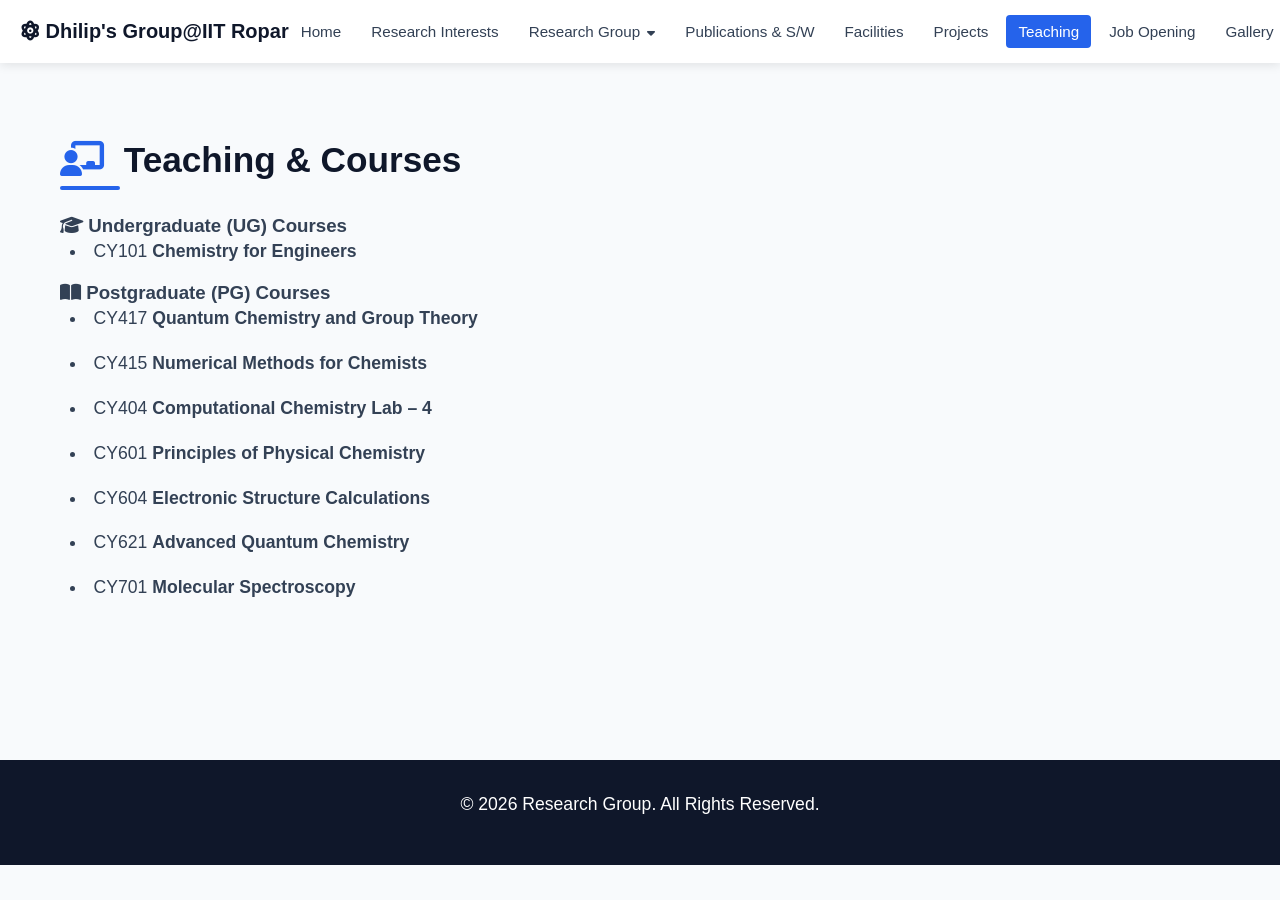
<file: teaching.html>
<!DOCTYPE html>
<html lang="en">
  <head>
    <meta charset="UTF-8" />
    <title>Teaching - Research Group</title>
    <link rel="stylesheet" href="style.css" />
    <link
      rel="stylesheet"
      href="https://cdnjs.cloudflare.com/ajax/libs/font-awesome/6.4.0/css/all.min.css"
    />
  </head>
  <body>
    <header>
      <nav class="navbar">
        <a href="index.html" class="logo">
          <i class="fas fa-atom"></i> Dhilip's Group@IIT Ropar
        </a>
        <ul class="nav-links">
          <li><a href="index.html">Home</a></li>
          <li><a href="interests.html">Research Interests</a></li>
          <li>
            <a href="group.html"
              >Research Group
              <i
                class="fas fa-caret-down"
                style="font-size: 0.8rem; margin-left: 3px"
              ></i
            ></a>
            <ul class="dropdown-menu">
              <li>
                <a href="group.html"
                  ><i class="fas fa-users-viewfinder"></i> Current Members</a
                >
              </li>
              <li>
                <a href="alumni.html"
                  ><i class="fas fa-user-graduate"></i> Alumni</a
                >
              </li>
            </ul>
          </li>
          <li><a href="publications.html">Publications &amp; S/W</a></li>
          <li><a href="facilities.html">Facilities</a></li>
          <li><a href="projects.html">Projects</a></li>
          <li><a href="teaching.html" class="active-link">Teaching</a></li>
          <li><a href="jobs.html">Job Opening</a></li>
          <li><a href="gallery.html">Gallery</a></li>
        </ul>
      </nav>
    </header>

    <main>
      <h2><i class="fas fa-chalkboard-user"></i> Teaching &amp; Courses</h2>

      <h3 class="section-subtitle">
        <i class="fas fa-graduation-cap"></i> Undergraduate (UG) Courses
      </h3>
      <ul class="item-list">
        <li data-index="1">
          <span class="course-code">CY101</span>
          <strong>Chemistry for Engineers</strong>
        </li>
      </ul>

      <h3 class="section-subtitle">
        <i class="fas fa-book-open"></i> Postgraduate (PG) Courses
      </h3>
      <ul class="item-list">
        <li data-index="1">
          <span class="course-code">CY417</span>
          <strong>Quantum Chemistry and Group Theory</strong>
        </li>
        <li data-index="2">
          <span class="course-code">CY415</span>
          <strong>Numerical Methods for Chemists</strong>
        </li>
        <li data-index="3">
          <span class="course-code">CY404</span>
          <strong>Computational Chemistry Lab – 4</strong>
        </li>
        <li data-index="4">
          <span class="course-code">CY601</span>
          <strong>Principles of Physical Chemistry</strong>
        </li>
        <li data-index="5">
          <span class="course-code">CY604</span>
          <strong>Electronic Structure Calculations</strong>
        </li>
        <li data-index="6">
          <span class="course-code">CY621</span>
          <strong>Advanced Quantum Chemistry</strong>
        </li>
        <li data-index="7">
          <span class="course-code">CY701</span>
          <strong>Molecular Spectroscopy</strong>
        </li>
      </ul>
    </main>

    <footer>
      <p>&copy; 2026 Research Group. All Rights Reserved.</p>
    </footer>
  </body>
</html>
</file>
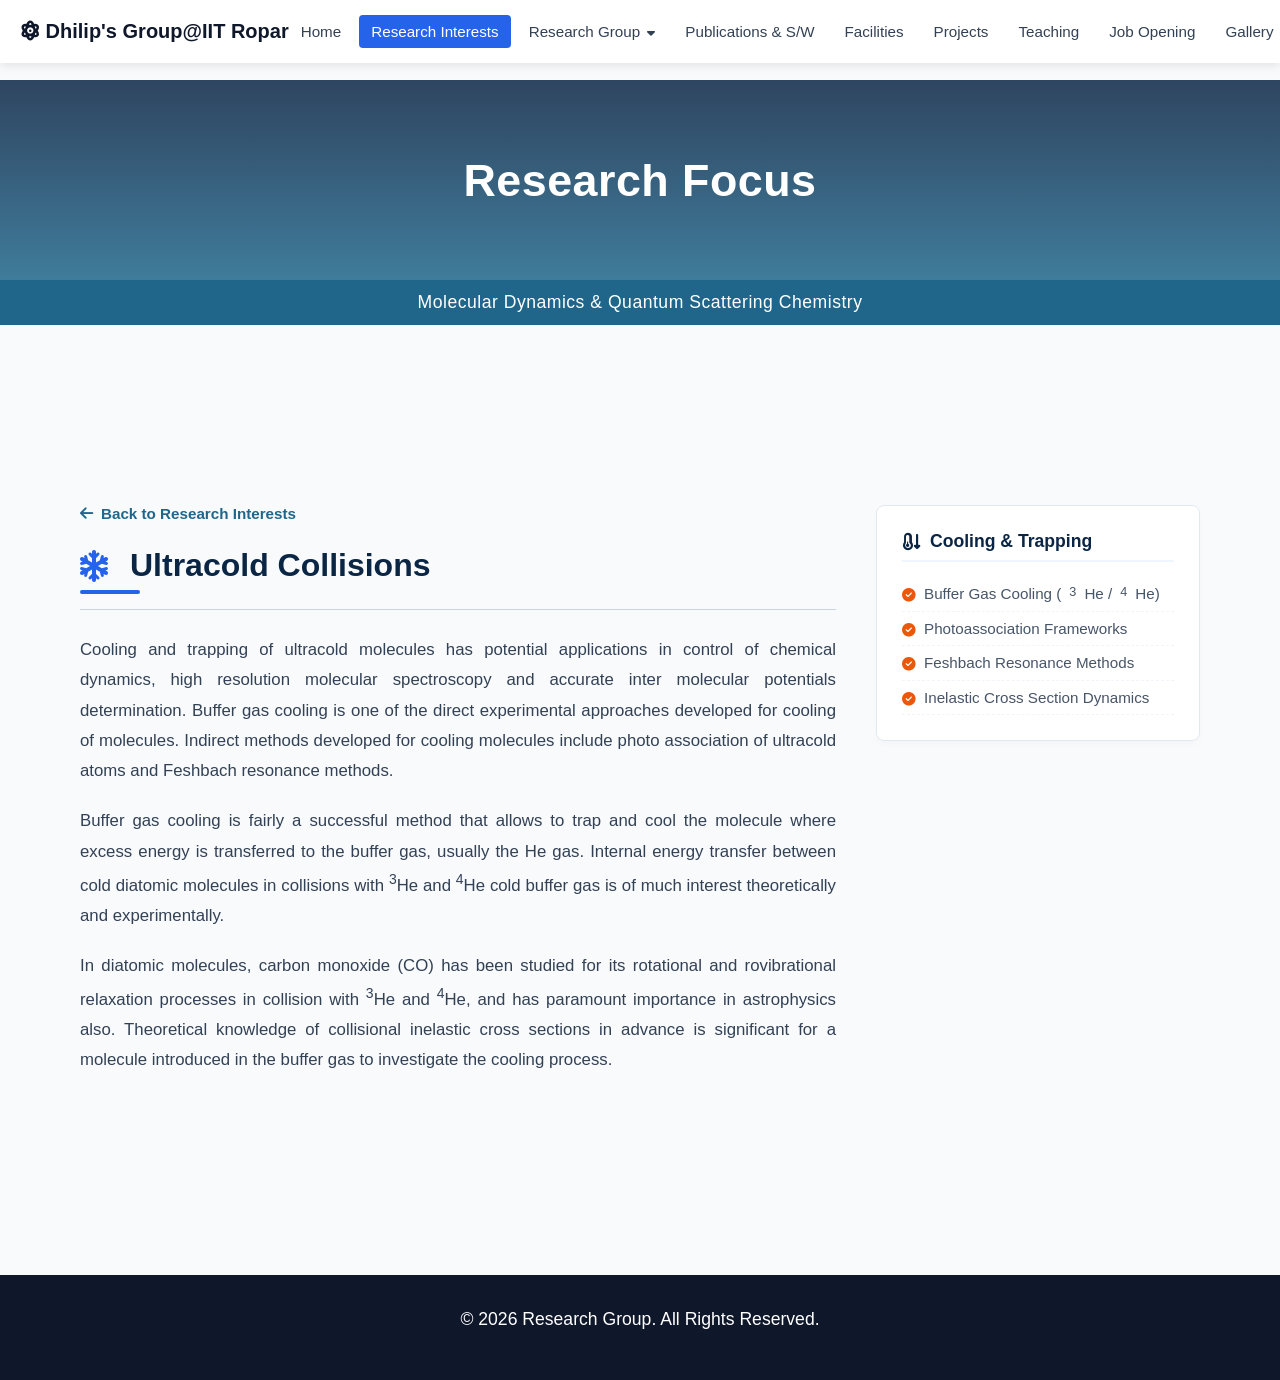
<file: Ultracold Collisions.html>
<!DOCTYPE html>
<html lang="en">
  <head>
    <meta charset="UTF-8" />
    <title>Ultracold Collisions Research - Detailed View</title>
    <link rel="stylesheet" href="style.css" />
    <link
      rel="stylesheet"
      href="https://cdnjs.cloudflare.com/ajax/libs/font-awesome/6.4.0/css/all.min.css"
    />
    <style>
      /* Page-Specific Structural Adjustments */
      .page-hero-banner {
        width: 100%;
        height: 200px;
        background: linear-gradient(
            rgba(11, 37, 69, 0.85),
            rgba(31, 102, 138, 0.85)
          ),
          url("https://images.unsplash.com/photo-1581091226825-a6a2a5aee158?auto=format&fit=crop&w=1200&q=80");
        background-size: cover;
        background-position: center;
        display: flex;
        align-items: center;
        justify-content: center;
        margin-top: 80px; /* Clears fixed navbar padding smoothly */
      }

      .page-hero-banner h1 {
        color: #ffffff;
        font-size: 2.8rem;
        font-weight: 600;
        letter-spacing: 0.5px;
      }

      .research-category-strip {
        background-color: #1f668a;
        color: #ffffff;
        text-align: center;
        padding: 12px 20px;
        font-size: 1.1rem;
        font-weight: 500;
        letter-spacing: 0.5px;
        width: 100%;
        margin-bottom: 40px;
      }

      /* Clean Two-Column Layout Wrapper */
      .research-layout-container {
        display: grid;
        grid-template-columns: 7fr 3fr; /* 70% content, 30% sidebar */
        gap: 40px;
        max-width: 1200px;
        margin: 0 auto 60px auto;
        padding: 0 20px;
      }

      .back-btn {
        display: inline-flex;
        align-items: center;
        gap: 8px;
        color: #1f668a;
        text-decoration: none;
        font-weight: 600;
        margin-bottom: 25px;
        transition: color 0.2s;
        font-size: 0.95rem;
      }

      .back-btn:hover {
        color: #0b2545;
        text-decoration: underline;
      }

      .research-main-content h2 {
        color: #0b2545;
        font-size: 2rem;
        margin-bottom: 10px;
        display: flex;
        align-items: center;
        gap: 12px;
      }

      .research-text {
        font-size: 1.05rem;
        line-height: 1.8;
        color: #334155;
        text-align: justify;
        margin-bottom: 20px;
      }

      /* Left-Side Key Highlights Highlight Box */
      .highlight-quote {
        background-color: #f8fafc;
        border-left: 4px solid #1f668a;
        padding: 20px;
        margin: 25px 0;
        border-radius: 0 8px 8px 0;
      }

      .highlight-quote p {
        font-style: italic;
        color: #475569;
        line-height: 1.7;
        margin: 0;
      }

      /* Cohesive Right Sidebar Info Card */
      .research-sidebar-card {
        background-color: #ffffff;
        border: 1px solid #e2e8f0;
        border-radius: 8px;
        padding: 25px;
        box-shadow: 0 4px 6px rgba(0, 0, 0, 0.02);
        height: fit-content;
        position: sticky;
        top: 110px;
      }

      .sidebar-title {
        font-size: 1.1rem;
        color: #0b2545;
        font-weight: 700;
        margin-bottom: 15px;
        border-bottom: 2px solid #eff6ff;
        padding-bottom: 8px;
        display: flex;
        align-items: center;
        gap: 8px;
      }

      .sidebar-list {
        list-style: none;
        padding: 0;
        margin: 0;
      }

      .sidebar-list li {
        font-size: 0.95rem;
        color: #475569;
        padding: 8px 0;
        border-bottom: 1px dashed #f1f5f9;
        display: flex;
        align-items: flex-start;
        gap: 8px;
      }

      .sidebar-list li i {
        color: #ea580c;
        margin-top: 4px;
        font-size: 0.85rem;
      }

      /* Responsive adaptation for smaller viewports */
      @media (max-width: 900px) {
        .research-layout-container {
          grid-template-columns: 1fr;
        }
        .research-sidebar-card {
          position: static;
        }
      }
    </style>
  </head>
  <body>
    <header>
      <nav class="navbar">
        <a href="index.html" class="logo">
          <i class="fas fa-atom"></i> Dhilip's Group@IIT Ropar
        </a>
        <ul class="nav-links">
          <li><a href="index.html">Home</a></li>
          <li>
            <a href="interests.html" class="active-link">Research Interests</a>
          </li>
          <li>
            <a href="group.html"
              >Research Group
              <i
                class="fas fa-caret-down"
                style="font-size: 0.8rem; margin-left: 3px"
              ></i
            ></a>
            <ul class="dropdown-menu">
              <li>
                <a href="group.html"
                  ><i class="fas fa-users-viewfinder"></i> Current Members</a
                >
              </li>
              <li>
                <a href="alumni.html"
                  ><i class="fas fa-user-graduate"></i> Alumni</a
                >
              </li>
            </ul>
          </li>
          <li><a href="publications.html">Publications &amp; S/W</a></li>
          <li><a href="facilities.html">Facilities</a></li>
          <li><a href="projects.html">Projects</a></li>
          <li><a href="teaching.html">Teaching</a></li>
          <li><a href="jobs.html">Job Opening</a></li>
          <li><a href="gallery.html">Gallery</a></li>
        </ul>
      </nav>
    </header>

    <div class="page-hero-banner">
      <h1>Research Focus</h1>
    </div>

    <div class="research-category-strip">
      Molecular Dynamics &amp; Quantum Scattering Chemistry
    </div>

    <main style="margin-top: 0">
      <div class="research-layout-container">
        <div class="research-main-content">
          <a href="interests.html" class="back-btn">
            <i class="fas fa-arrow-left"></i> Back to Research Interests
          </a>

          <h2><i class="fas fa-snowflake"></i> Ultracold Collisions</h2>
          <hr
            style="
              border: 0;
              height: 1px;
              background: #cbd5e1;
              margin: 15px 0 25px 0;
            "
          />

          <p class="research-text">
            Cooling and trapping of ultracold molecules has potential
            applications in control of chemical dynamics, high resolution
            molecular spectroscopy and accurate inter molecular potentials
            determination. Buffer gas cooling is one of the direct experimental
            approaches developed for cooling of molecules. Indirect methods
            developed for cooling molecules include photo association of
            ultracold atoms and Feshbach resonance methods.
          </p>

          <p class="research-text" style="margin-top: 15px">
            Buffer gas cooling is fairly a successful method that allows to trap
            and cool the molecule where excess energy is transferred to the
            buffer gas, usually the He gas. Internal energy transfer between
            cold diatomic molecules in collisions with <sup>3</sup>He and
            <sup>4</sup>He cold buffer gas is of much interest theoretically and
            experimentally.
          </p>

          <p class="research-text" style="margin-top: 15px">
            In diatomic molecules, carbon monoxide (CO) has been studied for its
            rotational and rovibrational relaxation processes in collision with
            <sup>3</sup>He and <sup>4</sup>He, and has paramount importance in
            astrophysics also. Theoretical knowledge of collisional inelastic
            cross sections in advance is significant for a molecule introduced
            in the buffer gas to investigate the cooling process.
          </p>
        </div>

        <div class="research-sidebar-wrapper">
          <div class="research-sidebar-card">
            <div class="sidebar-title">
              <i class="fas fa-temperature-arrow-down"></i> Cooling &amp;
              Trapping
            </div>
            <ul class="sidebar-list">
              <li>
                <i class="fas fa-check-circle"></i> Buffer Gas Cooling
                (<sup>3</sup>He / <sup>4</sup>He)
              </li>
              <li>
                <i class="fas fa-check-circle"></i> Photoassociation Frameworks
              </li>
              <li>
                <i class="fas fa-check-circle"></i> Feshbach Resonance Methods
              </li>
              <li>
                <i class="fas fa-check-circle"></i> Inelastic Cross Section
                Dynamics
              </li>
            </ul>
          </div>
        </div>
      </div>
    </main>

    <footer>
      <p>&copy; 2026 Research Group. All Rights Reserved.</p>
    </footer>
  </body>
</html>
</file>
<file: style.css>
/* Base Styling & Theme colors */
:root {
  --primary-color: #0f172a;
  --secondary-color: #2563eb;
  --text-dark: #334155;
  --bg-light: #f8fafc;
  --white: #ffffff;
}

* {
  margin: 0;
  padding: 0;
  box-sizing: border-box;
}

html {
  font-family: "Segoe UI", Tahoma, Geneva, Verdana, sans-serif;
  color: var(--text-dark);
  background-color: var(--bg-light);
}

/* Fixed Navigation Bar */
header {
  position: fixed;
  top: 0;
  left: 0;
  width: 100%;
  background-color: var(--white);
  box-shadow: 0 2px 10px rgba(0, 0, 0, 0.1);
  z-index: 1000;
}

/* Updated: EXPANDED MAX-WIDTH to give elements horizontal room */
.navbar {
  max-width: 1440px;
  margin: 0 auto;
  display: flex;
  justify-content: space-between;
  align-items: center;
  padding: 15px 20px;
}

/* Updated: Added white-space and shrink safety properties */
.logo {
  font-size: 1.25rem;
  font-weight: bold;
  color: var(--primary-color);
  text-decoration: none;
  white-space: nowrap;
  flex-shrink: 0;
}

/* Updated: Prevent link items from stacking rows */
.nav-links {
  display: flex;
  list-style: none;
  gap: 6px;
  align-items: center;
  flex-wrap: nowrap;
}

/* Updated: Flex protection */
.nav-links li {
  position: relative;
  flex-shrink: 0;
}

/* Updated: Added block display and crucial white-space handling */
.nav-links a {
  text-decoration: none;
  color: var(--text-dark);
  font-weight: 500;
  font-size: 0.95rem;
  padding: 8px 12px;
  border-radius: 4px;
  transition: all 0.3s ease;
  display: block;
  white-space: nowrap;
}

.nav-links a:hover {
  color: var(--secondary-color);
  background-color: #eff6ff;
}

/* Highlight for the page the user is currently looking at */
.nav-links a.active-link {
  color: var(--white) !important;
  background-color: var(--secondary-color);
}

/* Main Content Area */
main {
  padding: 140px 20px 80px 20px;
  max-width: 1200px;
  margin: 0 auto;
  min-height: 80vh;
}

h2 {
  font-size: 2.2rem;
  color: var(--primary-color);
  margin-bottom: 25px;
  position: relative;
  padding-bottom: 10px;
}

h2 i {
  margin-right: 10px;
  color: var(--secondary-color);
}

h2::after {
  content: "";
  position: absolute;
  left: 0;
  bottom: 0;
  width: 60px;
  height: 4px;
  background-color: var(--secondary-color);
  border-radius: 2px;
}

p {
  font-size: 1.1rem;
  line-height: 1.7;
  margin-bottom: 15px;
}

/* Home Welcome Banner */
.hero {
  text-align: center;
  background: linear-gradient(135deg, #0f172a 0%, #1e3a8a 100%);
  color: var(--white);
  padding: 80px 20px;
  border-radius: 12px;
  margin-top: 20px;
}

.hero h1 {
  font-size: 3rem;
  margin-bottom: 20px;
}
.hero p {
  font-size: 1.3rem;
  opacity: 0.9;
}

/* Grid Cards with Hover Effects */
.interests-grid,
.gallery-grid {
  display: grid;
  gap: 25px;
  margin-top: 30px;
}

.interests-grid {
  grid-template-columns: repeat(auto-fit, minmax(300px, 1fr));
}

/* Modified: Hardcoded to strictly present 3 columns on desktops */
.group-grid {
  display: grid;
  grid-template-columns: repeat(3, 1fr);
  gap: 25px;
  margin-top: 30px;
}

.gallery-grid {
  grid-template-columns: repeat(auto-fit, minmax(250px, 1fr));
}

.interest-card,
.member-card {
  background: var(--white);
  padding: 15px 25px;
  border-radius: 8px;
  box-shadow: 0 4px 6px rgba(0, 0, 0, 0.05);
  border-top: 4px solid var(--secondary-color);
  transition: transform 0.3s ease, box-shadow 0.3s ease;
}

.interest-card:hover,
.member-card:hover {
  transform: translateY(-5px);
  box-shadow: 0 12px 20px rgba(0, 0, 0, 0.12);
}

/* Modified: Container frame setup */
.member-photo {
  width: 270px;
  height: 300px;
  border-radius: 0%;
  background-color: #cbd5e1; /* The background color that fills any empty space if your image is a different shape */
  margin: 0 auto 20px auto;
  display: flex;
  align-items: center;
  justify-content: center;
  color: #476ea6;
  overflow: hidden;
}

/* Updated: Fits the image perfectly into the box as-is */
.member-photo img {
  width: 100%;
  height: 100%; /* Reset back to 100% so it doesn't stretch out of bounds */
  object-fit: contain; /* MAGIC LINE: Fits the entire original photo inside the box without cropping anything out */
  border-radius: 0%;
}
/* Lists */
.item-list {
  list-style-position: inside;
  margin-left: 10px;
}
.item-list li {
  font-size: 1.1rem;
  line-height: 1.7;
  margin-bottom: 15px;
}

/* Boxes and Badges */
.software-box {
  margin-top: 30px;
  background: #eff6ff;
  padding: 20px;
  border-left: 5px solid var(--secondary-color);
  border-radius: 4px;
}

.jobs-container {
  background: #fff7ed;
  border: 1px solid #ffedd5;
  padding: 25px;
  border-radius: 8px;
  border-left: 5px solid #ea580c;
}

.job-badge {
  display: inline-block;
  background: #ea580c;
  color: var(--white);
  padding: 4px 10px;
  border-radius: 4px;
  font-size: 0.85rem;
  font-weight: bold;
  margin-bottom: 10px;
}

.gallery-item {
  aspect-ratio: 4 / 3;
  background-color: #e2e8f0;
  border-radius: 6px;
  display: flex;
  align-items: center;
  justify-content: center;
  color: #94a3b8;
  border: 1px solid #cbd5e1;
}

footer {
  background-color: var(--primary-color);
  color: var(--white);
  text-align: center;
  padding: 30px 20px;
  font-size: 0.95rem;
  margin-top: 40px;
}

/* Updated: Adjusted viewpoint behavior threshold */
@media (max-width: 1100px) {
  .navbar {
    flex-direction: column;
    gap: 15px;
  }
  .nav-links {
    flex-wrap: wrap;
    justify-content: center;
    gap: 8px;
  }
}

/* Added: Responsive breakpoint to make sure 3 columns drop down cleanly on small viewports */
@media (max-width: 768px) {
  .group-grid {
    grid-template-columns: 1fr;
  }
}

/* Dropdown Navigation Menu Configuration */
.dropdown-menu {
  display: none;
  position: absolute;
  top: 100%;
  left: 0;
  background-color: var(--white);
  box-shadow: 0 6px 15px rgba(0, 0, 0, 0.1);
  border-radius: 6px;
  list-style: none;
  padding: 8px 0;
  min-width: 180px;
  z-index: 2000;
  border: 1px solid #e2e8f0;
}

.dropdown-menu li {
  width: 100%;
}

.dropdown-menu a {
  display: block;
  padding: 10px 16px;
  color: var(--text-dark) !important;
  background-color: transparent !important;
  font-size: 0.9rem;
  font-weight: 500;
  text-align: left;
  white-space: nowrap;
  transition: background-color 0.2s ease, color 0.2s ease;
}

/* Hover style for options inside the dropdown */
.dropdown-menu a:hover {
  background-color: #eff6ff !important;
  color: var(--secondary-color) !important;
}

/* Crucial Trick: Displays the dropdown menu when hovering over the parent list item */
.nav-links li:hover .dropdown-menu {
  display: block;
}

/* Styling for Clickable Card Titles */
.interest-title-link {
  color: inherit;
  text-decoration: none;
  transition: color 0.2s ease;
}

.interest-title-link:hover {
  color: #1f668a;
  text-decoration: underline;
}

/* Modified: Container frame setup remains secure */
.member-photo {
  width: 270px;
  height: 300px;
  border-radius: 0%;
  background-color: #cbd5e1;
  margin: 0 auto 20px auto;
  display: flex;
  align-items: center;
  justify-content: center;
  color: #476ea6;
  overflow: hidden; /* Crucial: ensures the zoomed image stays bounded inside the box */
}

/* Updated: Zooms and pans the image to fill the frame completely with the wall background */
.member-photo img {
  width: 100%;
  height: 100%;
  object-fit: cover; /* Magic Line 1: Forces the wall/background to stretch completely to the left and right edges */
  transform: scale(
    1.35
  ); /* Magic Line 2: Zooms in closely to convert a full-body portrait into a clean headshot */
  object-position: center 12%; /* Magic Line 3: Pans the camera focus upwards so the face is perfectly centered */
  border-radius: 0%;
}
</file>
